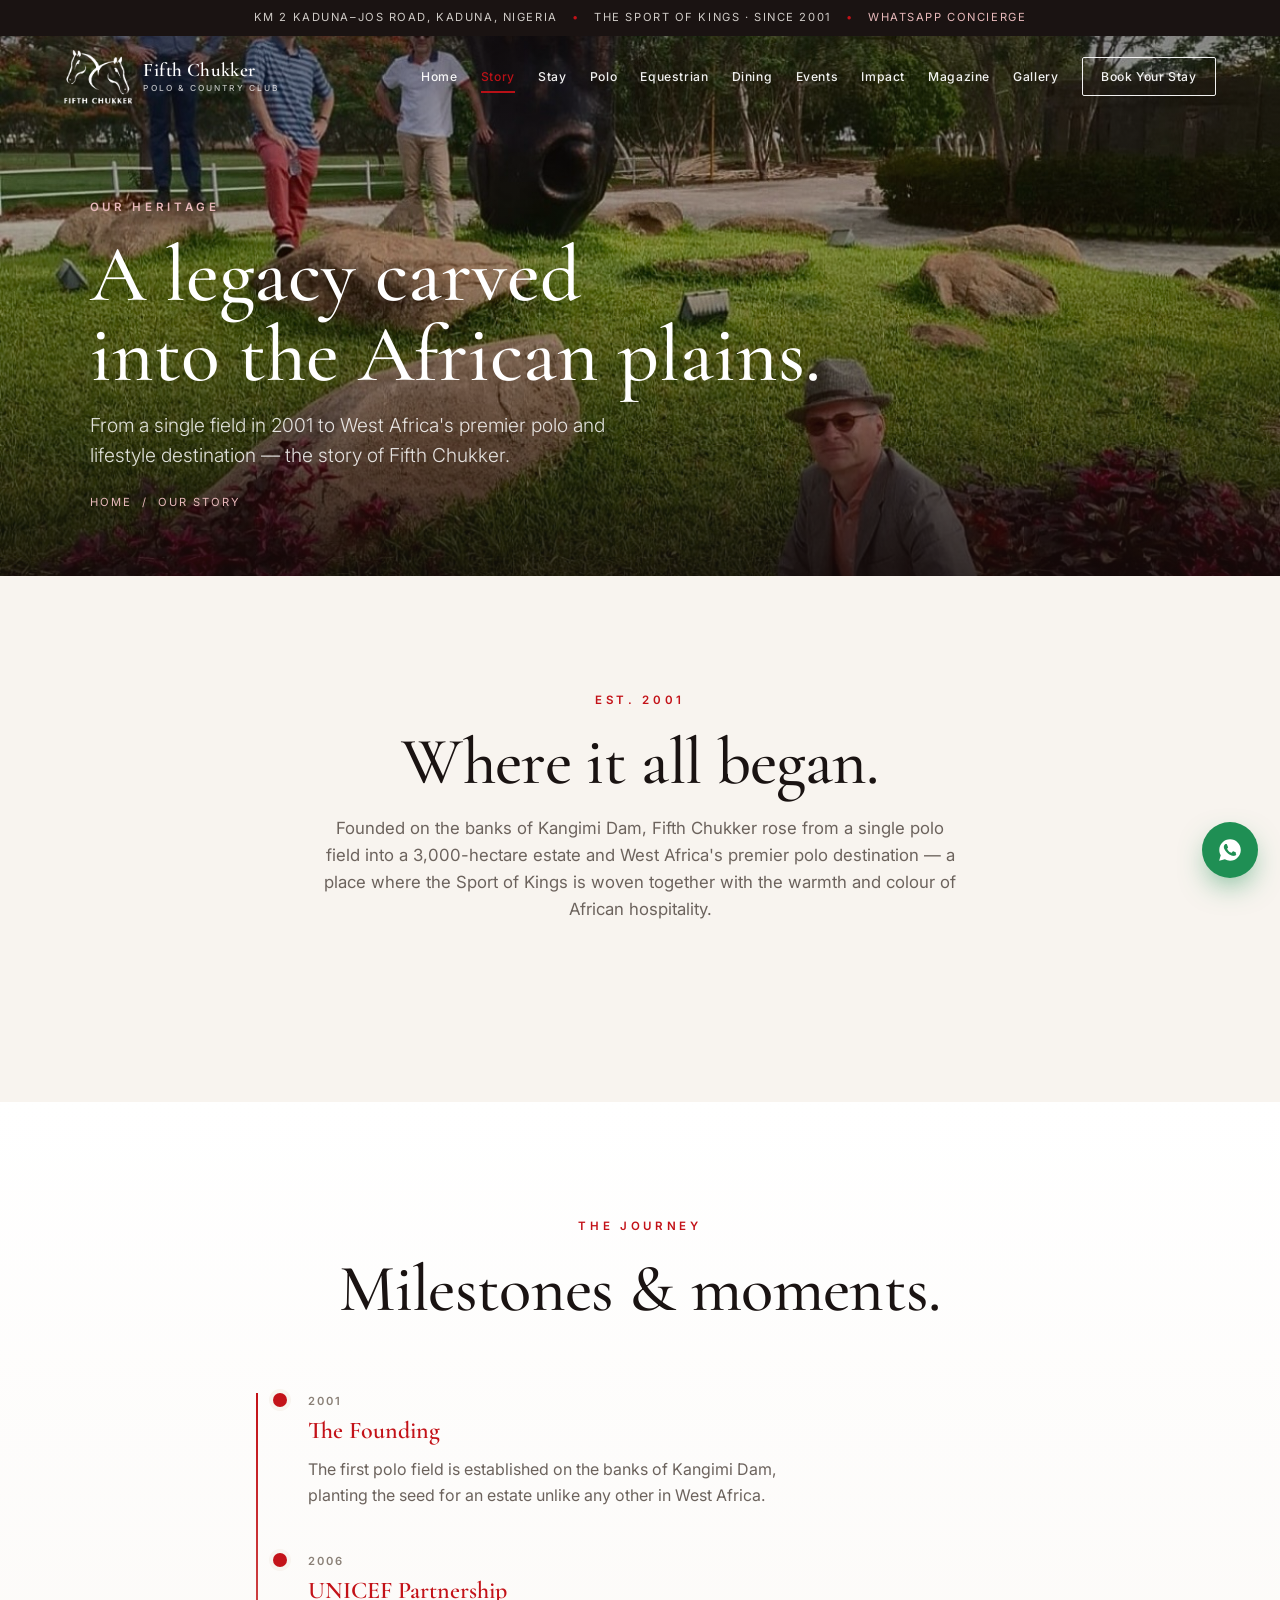
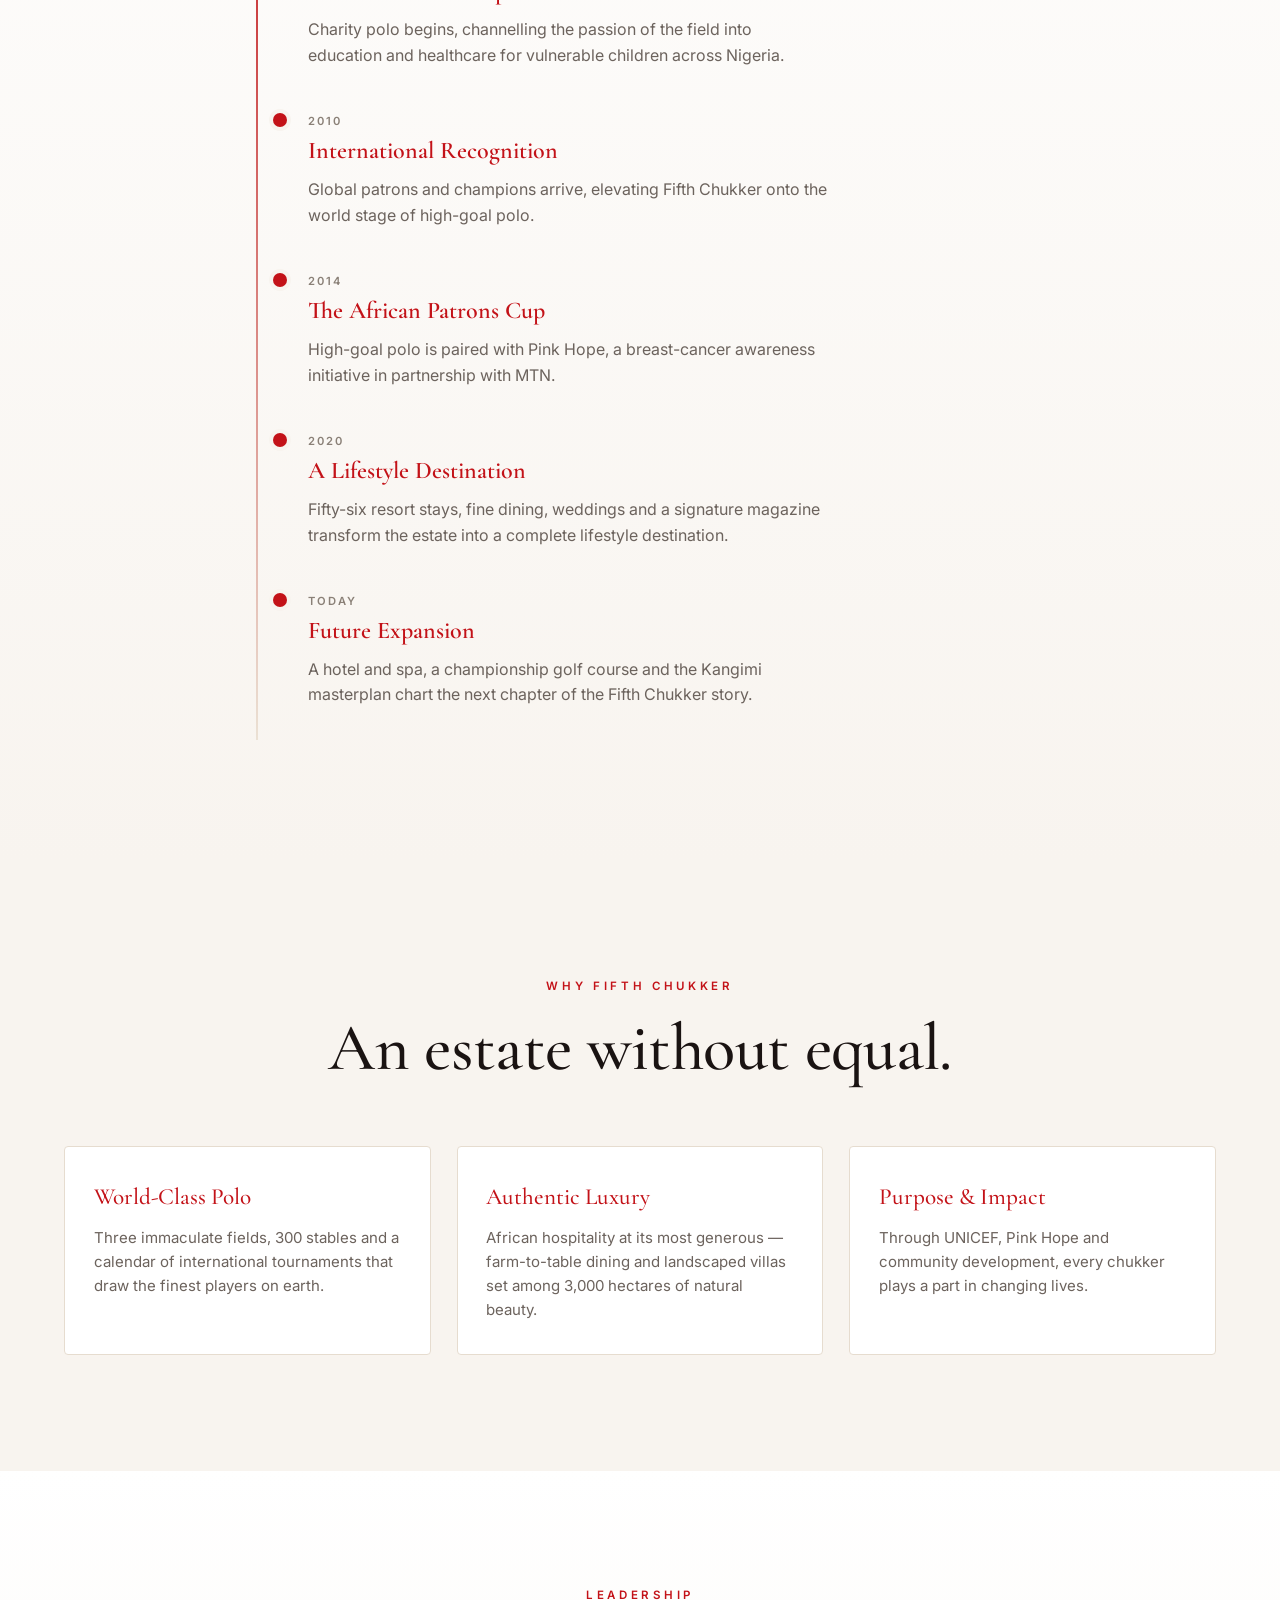
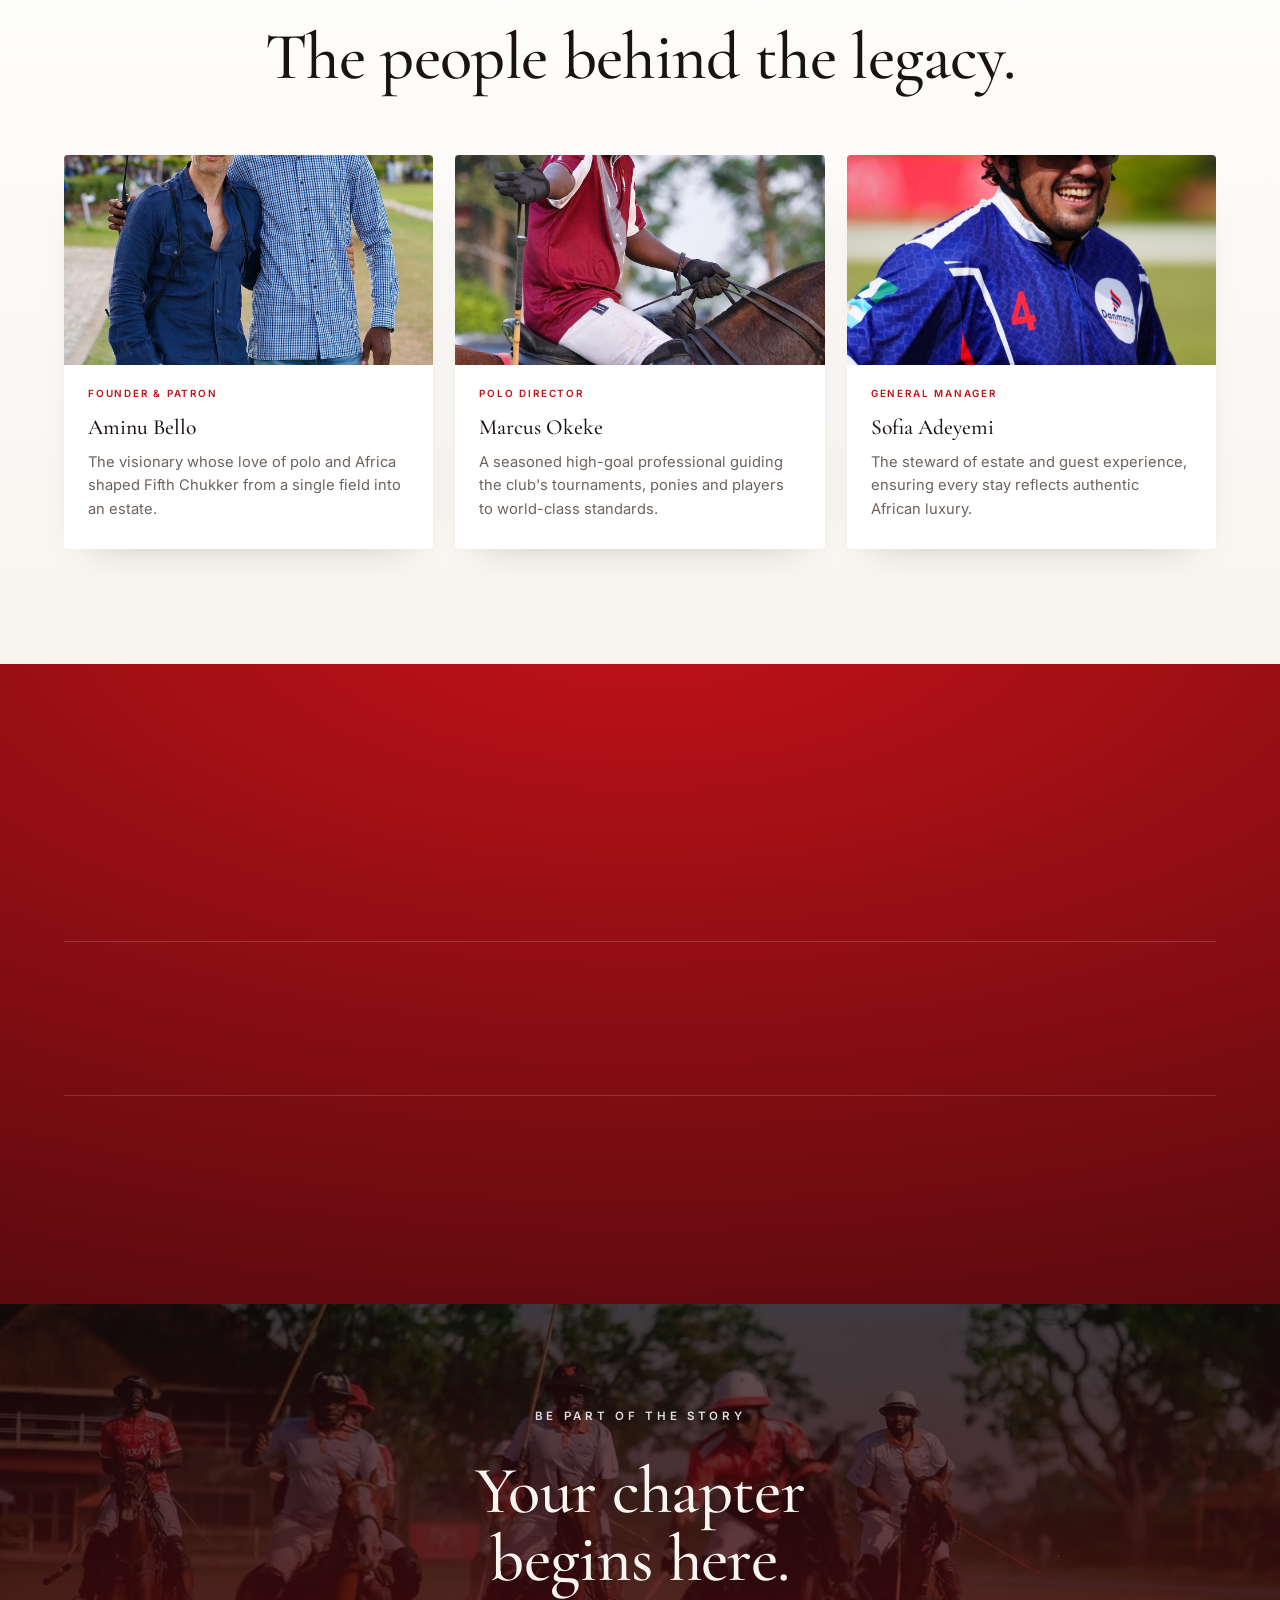
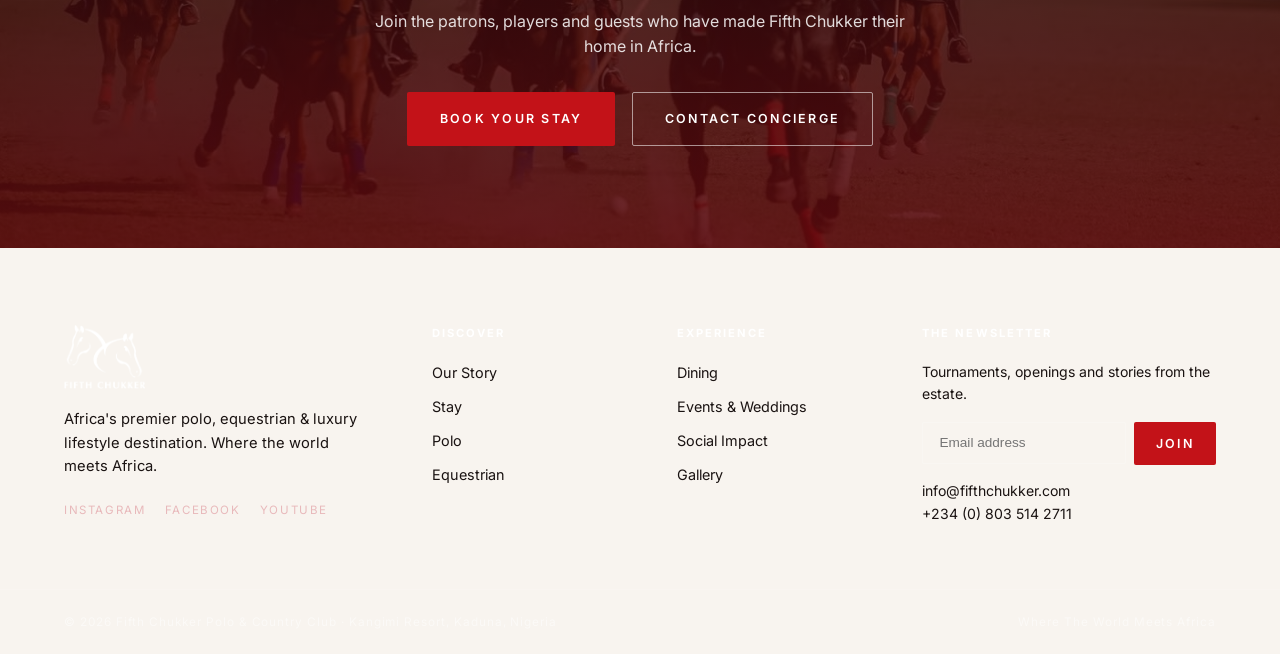
<file: about.html>
<!DOCTYPE html>
<html lang="en">
<head>
<meta charset="UTF-8" />
<meta name="viewport" content="width=device-width, initial-scale=1.0" />
<title>Our Story — Fifth Chukker Polo & Country Club</title>
<meta name="description" content="From a single polo field in 2001 to West Africa's premier polo and lifestyle destination — the heritage, milestones and people of Fifth Chukker, Kaduna, Nigeria." />
<link rel="preconnect" href="https://fonts.googleapis.com" />
<link rel="preconnect" href="https://fonts.gstatic.com" crossorigin />
<link href="https://fonts.googleapis.com/css2?family=Cormorant+Garamond:ital,wght@0,400;0,500;0,600;1,400;1,500&family=Inter:wght@300;400;500;600&display=swap" rel="stylesheet" />
<link rel="icon" href="assets/logo.png" />
<link rel="stylesheet" href="styles.css" />
<script src="partials.js" defer></script>
</head>
<body data-page="about">

<header id="site-header"></header>

<!-- PAGE HERO -->
<section class="phero">
  <div class="phero__media">
    <img src="assets/statue-1.jpg" alt="Giant bronze horse-head sculpture at Fifth Chukker" />
    <div class="phero__veil"></div>
  </div>
  <div class="phero__content">
    <p class="eyebrow eyebrow--light">Our Heritage</p>
    <h1 class="phero__title">A legacy carved<br />into the African plains.</h1>
    <p class="phero__sub">From a single field in 2001 to West Africa's premier polo and lifestyle
      destination — the story of Fifth Chukker.</p>
    <p class="crumbs"><a href="index.html">Home</a> &nbsp;/&nbsp; Our Story</p>
  </div>
</section>

<!-- INTRO -->
<section class="section">
  <div class="section__head reveal">
    <p class="eyebrow eyebrow--center">Est. 2001</p>
    <h2 class="h-display center">Where it all began.</h2>
    <p class="section__lede center">Founded on the banks of Kangimi Dam, Fifth Chukker rose from a single
      polo field into a 3,000-hectare estate and West Africa's premier polo destination — a place where the
      Sport of Kings is woven together with the warmth and colour of African hospitality.</p>
  </div>
</section>

<!-- TIMELINE -->
<section class="section section--cream">
  <div class="section__head reveal">
    <p class="eyebrow eyebrow--center">The Journey</p>
    <h2 class="h-display center">Milestones &amp; moments.</h2>
  </div>
  <div class="timeline wrap">
    <div class="tline reveal">
      <span>2001</span>
      <h4>The Founding</h4>
      <p>The first polo field is established on the banks of Kangimi Dam, planting the seed for an estate
        unlike any other in West Africa.</p>
    </div>
    <div class="tline reveal">
      <span>2006</span>
      <h4>UNICEF Partnership</h4>
      <p>Charity polo begins, channelling the passion of the field into education and healthcare for
        vulnerable children across Nigeria.</p>
    </div>
    <div class="tline reveal">
      <span>2010</span>
      <h4>International Recognition</h4>
      <p>Global patrons and champions arrive, elevating Fifth Chukker onto the world stage of high-goal polo.</p>
    </div>
    <div class="tline reveal">
      <span>2014</span>
      <h4>The African Patrons Cup</h4>
      <p>High-goal polo is paired with Pink Hope, a breast-cancer awareness initiative in partnership with MTN.</p>
    </div>
    <div class="tline reveal">
      <span>2020</span>
      <h4>A Lifestyle Destination</h4>
      <p>Fifty-six resort stays, fine dining, weddings and a signature magazine transform the estate into a
        complete lifestyle destination.</p>
    </div>
    <div class="tline reveal">
      <span>Today</span>
      <h4>Future Expansion</h4>
      <p>A hotel and spa, a championship golf course and the Kangimi masterplan chart the next chapter of the
        Fifth Chukker story.</p>
    </div>
  </div>
</section>

<!-- WHY FIFTH CHUKKER -->
<section class="section">
  <div class="section__head reveal">
    <p class="eyebrow eyebrow--center">Why Fifth Chukker</p>
    <h2 class="h-display center">An estate without equal.</h2>
  </div>
  <div class="pillars wrap">
    <div class="pillar reveal">
      <h4>World-Class Polo</h4>
      <p>Three immaculate fields, 300 stables and a calendar of international tournaments that draw the
        finest players on earth.</p>
    </div>
    <div class="pillar reveal">
      <h4>Authentic Luxury</h4>
      <p>African hospitality at its most generous — farm-to-table dining and landscaped villas set among
        3,000 hectares of natural beauty.</p>
    </div>
    <div class="pillar reveal">
      <h4>Purpose &amp; Impact</h4>
      <p>Through UNICEF, Pink Hope and community development, every chukker plays a part in changing lives.</p>
    </div>
  </div>
</section>

<!-- LEADERSHIP -->
<section class="section section--cream">
  <div class="section__head reveal">
    <p class="eyebrow eyebrow--center">Leadership</p>
    <h2 class="h-display center">The people behind the legacy.</h2>
  </div>
  <div class="cardgrid wrap">
    <article class="card reveal"><img src="assets/guest-1.jpg" alt="Founder &amp; Patron of Fifth Chukker">
      <div class="card__body"><span class="card__tag">Founder &amp; Patron</span><h4>Aminu Bello</h4>
        <p>The visionary whose love of polo and Africa shaped Fifth Chukker from a single field into an estate.</p></div></article>
    <article class="card reveal"><img src="assets/polo-player-1.jpg" alt="Polo Director of Fifth Chukker">
      <div class="card__body"><span class="card__tag">Polo Director</span><h4>Marcus Okeke</h4>
        <p>A seasoned high-goal professional guiding the club's tournaments, ponies and players to world-class standards.</p></div></article>
    <article class="card reveal"><img src="assets/polo-player-2.jpg" alt="General Manager of Fifth Chukker">
      <div class="card__body"><span class="card__tag">General Manager</span><h4>Sofia Adeyemi</h4>
        <p>The steward of estate and guest experience, ensuring every stay reflects authentic African luxury.</p></div></article>
  </div>
</section>

<!-- AWARDS -->
<section class="section section--brand">
  <div class="section__head reveal">
    <p class="eyebrow eyebrow--center eyebrow--light">Recognition</p>
    <h2 class="h-display light center">Awards &amp; honours.</h2>
  </div>
  <div class="metrics wrap">
    <div class="metric reveal"><span class="metric__num" data-count="20" data-suffix="+">20+</span>
      <span class="metric__label">Years of Excellence</span></div>
    <div class="metric reveal"><span class="metric__num" data-count="50" data-suffix="+">50+</span>
      <span class="metric__label">International Tournaments</span></div>
    <div class="metric reveal"><span class="metric__num" data-count="500" data-suffix="K+">500K+</span>
      <span class="metric__label">Magazine Readers</span></div>
    <div class="metric reveal"><span class="metric__num" data-count="18" data-suffix="+">18+</span>
      <span class="metric__label">Years with UNICEF</span></div>
  </div>
  <div class="tags center reveal">
    <span>West Africa's Premier Polo Club</span>
    <span>UNICEF Charity Partner</span>
    <span>Pink Hope Founding Sponsor</span>
    <span>International Patrons Cup Host</span>
  </div>
</section>

<!-- CTA -->
<section class="ctaband">
  <img src="assets/polo-golden.jpg" alt="" class="ctaband__bg" />
  <div class="ctaband__veil"></div>
  <div class="reveal">
    <p class="eyebrow eyebrow--center eyebrow--light">Be Part of the Story</p>
    <h2 class="h-display light">Your chapter<br />begins here.</h2>
    <p>Join the patrons, players and guests who have made Fifth Chukker their home in Africa.</p>
    <div class="hero__actions" style="justify-content:center">
      <a href="stay.html" class="btn btn--brand">Book Your Stay</a>
      <a href="contact.html" class="btn btn--ghost">Contact Concierge</a>
    </div>
  </div>
</section>

<footer id="site-footer"></footer>
</body>
</html>
</file>
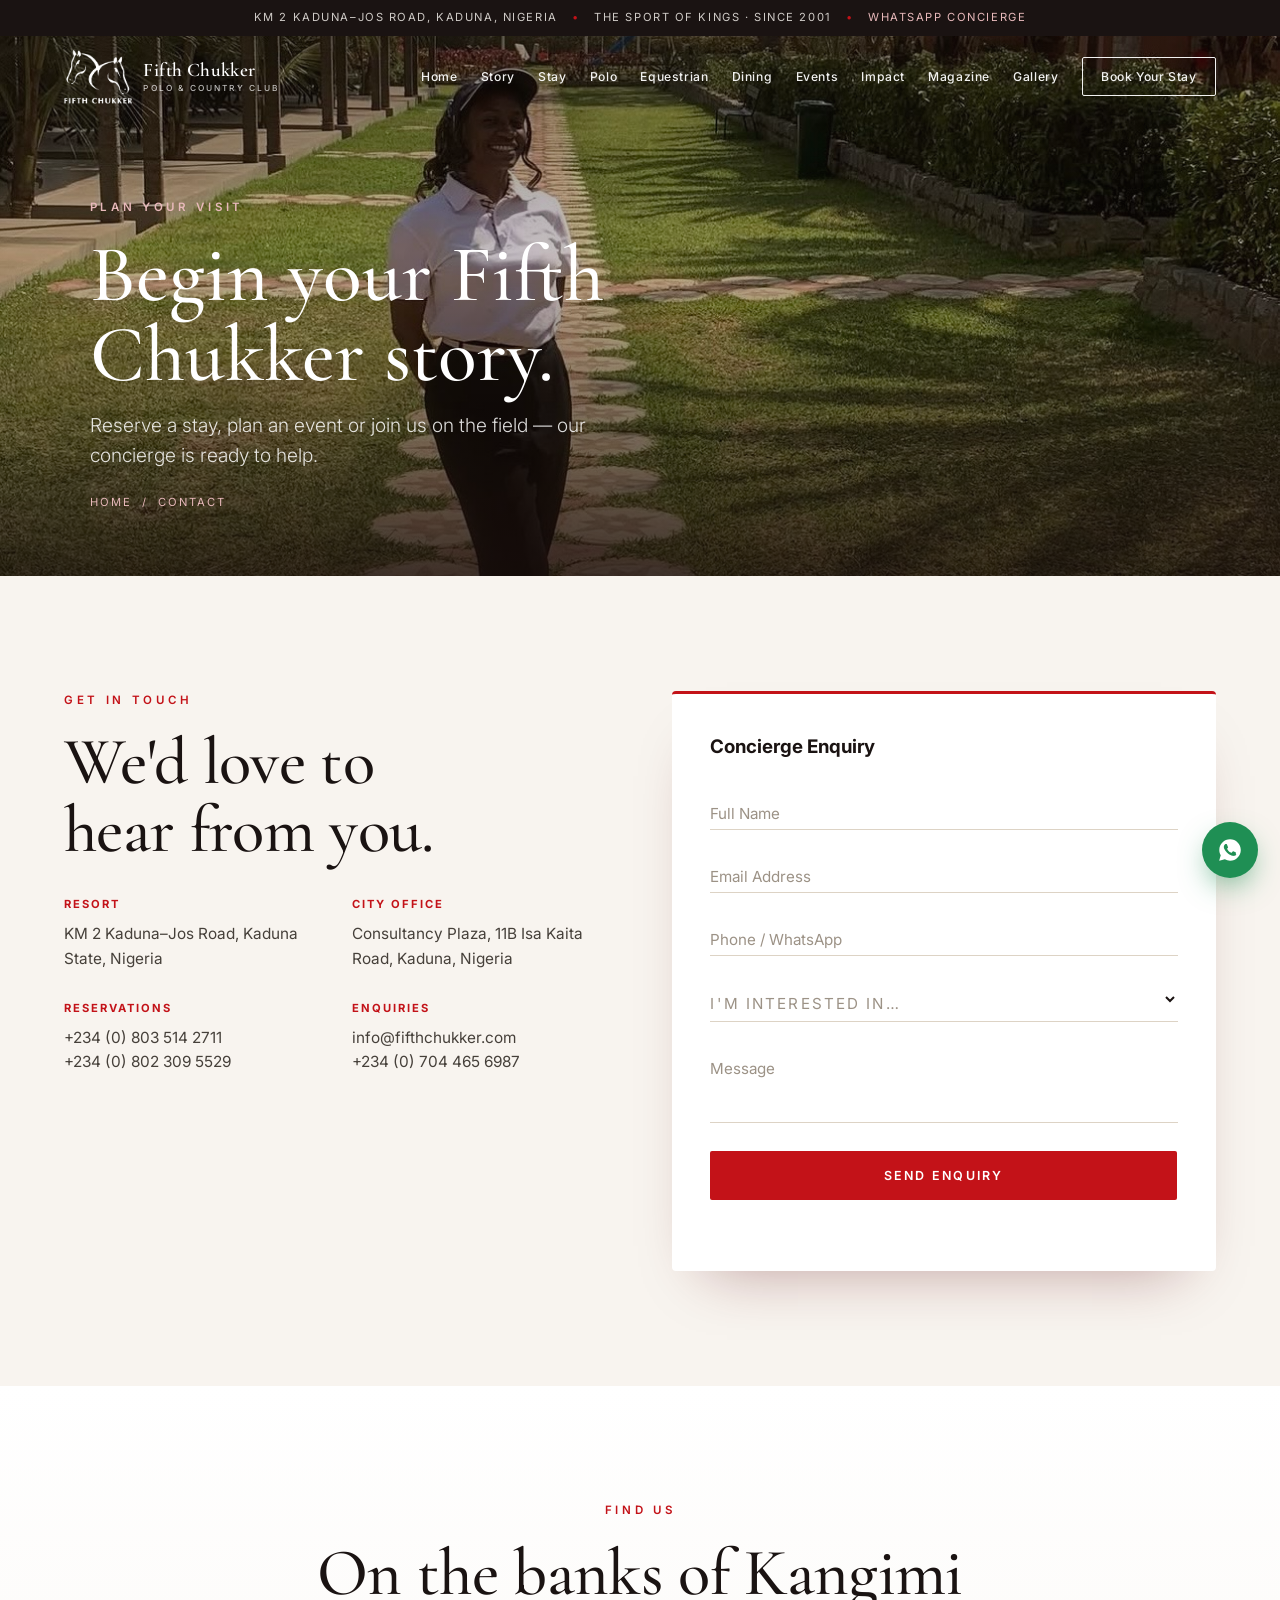
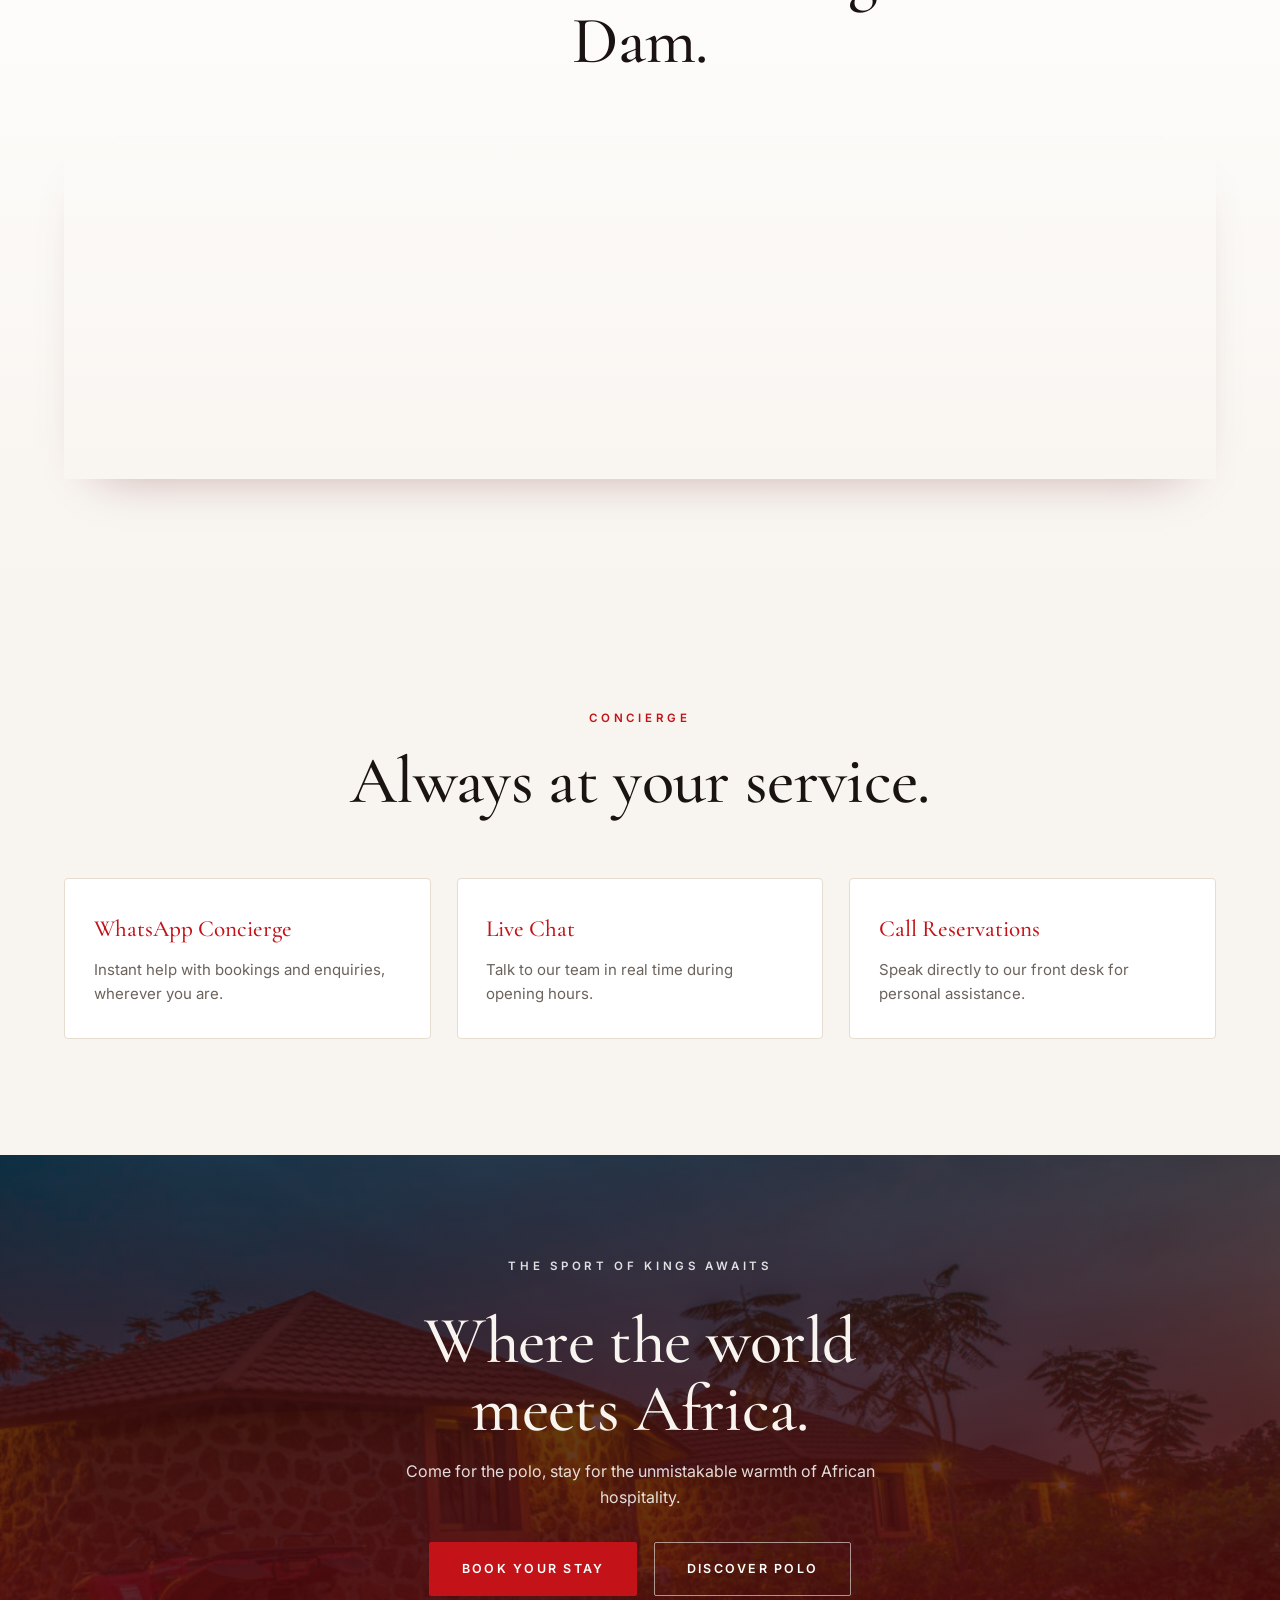
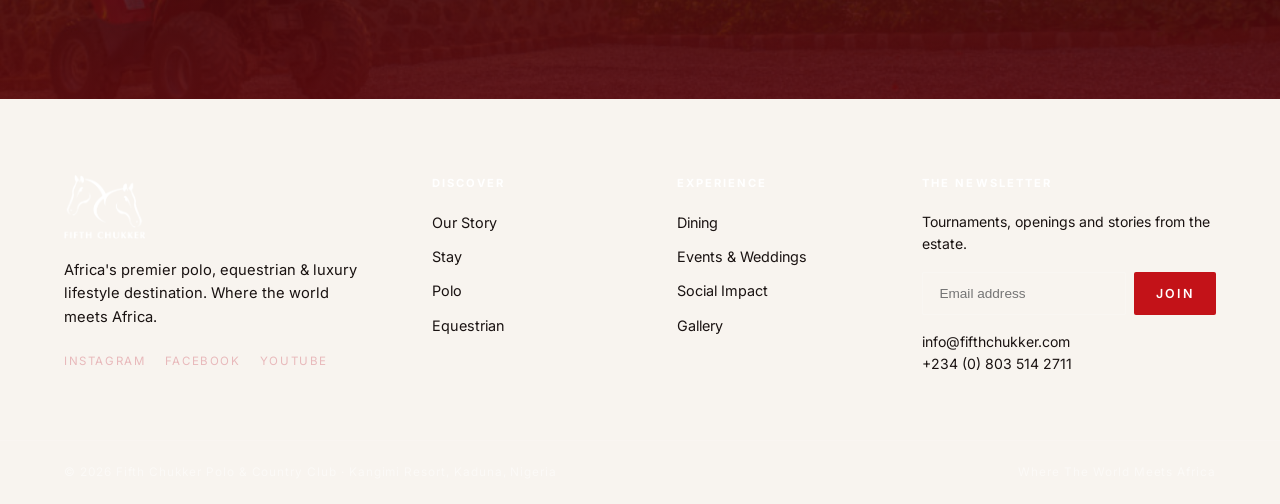
<file: contact.html>
<!DOCTYPE html>
<html lang="en">
<head>
<meta charset="UTF-8" />
<meta name="viewport" content="width=device-width, initial-scale=1.0" />
<title>Contact &amp; Booking — Fifth Chukker Polo &amp; Country Club</title>
<meta name="description" content="Reserve a stay, plan an event or join us on the field at Fifth Chukker Polo & Country Club, Kangimi Resort, Kaduna, Nigeria. Our concierge is ready to help." />
<link rel="preconnect" href="https://fonts.googleapis.com" />
<link rel="preconnect" href="https://fonts.gstatic.com" crossorigin />
<link href="https://fonts.googleapis.com/css2?family=Cormorant+Garamond:ital,wght@0,400;0,500;0,600;1,400;1,500&family=Inter:wght@300;400;500;600&display=swap" rel="stylesheet" />
<link rel="icon" href="assets/logo.png" />
<link rel="stylesheet" href="styles.css" />
<script src="partials.js" defer></script>
</head>
<body data-page="contact">

<header id="site-header"></header>

<!-- PAGE HERO -->
<section class="phero">
  <div class="phero__media">
    <img src="assets/grounds-path.jpg" alt="Stepping-stone path through the palms" />
    <div class="phero__veil"></div>
  </div>
  <div class="phero__content">
    <p class="eyebrow eyebrow--light">Plan Your Visit</p>
    <h1 class="phero__title">Begin your Fifth<br />Chukker story.</h1>
    <p class="phero__sub">Reserve a stay, plan an event or join us on the field — our concierge is ready to help.</p>
    <p class="crumbs"><a href="index.html">Home</a> &nbsp;/&nbsp; Contact</p>
  </div>
</section>

<!-- CONTACT -->
<section class="section">
  <div class="cgrid wrap">
    <!-- LEFT: info -->
    <div class="reveal">
      <p class="eyebrow">Get in Touch</p>
      <h2 class="h-display">We'd love to<br />hear from you.</h2>
      <div class="cblocks">
        <div class="cblock">
          <h4>Resort</h4>
          <p>KM 2 Kaduna–Jos Road, Kaduna State, Nigeria</p>
        </div>
        <div class="cblock">
          <h4>City Office</h4>
          <p>Consultancy Plaza, 11B Isa Kaita Road, Kaduna, Nigeria</p>
        </div>
        <div class="cblock">
          <h4>Reservations</h4>
          <p>+234 (0) 803 514 2711<br />+234 (0) 802 309 5529</p>
        </div>
        <div class="cblock">
          <h4>Enquiries</h4>
          <p><a href="mailto:info@fifthchukker.com">info@fifthchukker.com</a><br />+234 (0) 704 465 6987</p>
        </div>
      </div>
    </div>

    <!-- RIGHT: form -->
    <form class="cform reveal" novalidate>
      <h3>Concierge Enquiry</h3>
      <div class="field">
        <input type="text" required placeholder=" " />
        <label>Full Name</label>
      </div>
      <div class="field">
        <input type="email" required placeholder=" " />
        <label>Email Address</label>
      </div>
      <div class="field">
        <input type="text" placeholder=" " />
        <label>Phone / WhatsApp</label>
      </div>
      <div class="field">
        <select required>
          <option value="" hidden disabled selected></option>
          <option>Accommodation</option>
          <option>Polo &amp; Riding</option>
          <option>Events &amp; Weddings</option>
          <option>Dining</option>
          <option>Membership</option>
        </select>
        <label class="label--static">I'm interested in…</label>
      </div>
      <div class="field">
        <textarea rows="3" placeholder=" "></textarea>
        <label>Message</label>
      </div>
      <button type="submit" class="btn btn--brand btn--block">Send Enquiry</button>
      <p class="cnote"></p>
    </form>
  </div>
</section>

<!-- MAP -->
<section class="section section--cream">
  <div class="section__head reveal">
    <p class="eyebrow eyebrow--center">Find Us</p>
    <h2 class="h-display center">On the banks of Kangimi Dam.</h2>
  </div>
  <div class="mapwrap wrap reveal">
    <iframe src="https://www.google.com/maps?q=Fifth+Chukker+Polo+Club+Kaduna+Nigeria&output=embed" loading="lazy" referrerpolicy="no-referrer-when-downgrade" title="Fifth Chukker location"></iframe>
  </div>
</section>

<!-- WAYS TO REACH US -->
<section class="section">
  <div class="section__head reveal">
    <p class="eyebrow eyebrow--center">Concierge</p>
    <h2 class="h-display center">Always at your service.</h2>
  </div>
  <div class="pillars wrap">
    <div class="pillar reveal"><h4>WhatsApp Concierge</h4><p>Instant help with bookings and enquiries, wherever you are.</p></div>
    <div class="pillar reveal"><h4>Live Chat</h4><p>Talk to our team in real time during opening hours.</p></div>
    <div class="pillar reveal"><h4>Call Reservations</h4><p>Speak directly to our front desk for personal assistance.</p></div>
  </div>
</section>

<!-- CTA -->
<section class="ctaband">
  <img src="assets/huts-dusk.jpg" alt="" class="ctaband__bg" />
  <div class="ctaband__veil"></div>
  <div class="reveal">
    <p class="eyebrow eyebrow--center eyebrow--light">The Sport of Kings Awaits</p>
    <h2 class="h-display light">Where the world<br />meets Africa.</h2>
    <p>Come for the polo, stay for the unmistakable warmth of African hospitality.</p>
    <div class="hero__actions" style="justify-content:center">
      <a href="stay.html" class="btn btn--brand">Book Your Stay</a>
      <a href="polo.html" class="btn btn--ghost">Discover Polo</a>
    </div>
  </div>
</section>

<footer id="site-footer"></footer>
</body>
</html>
</file>
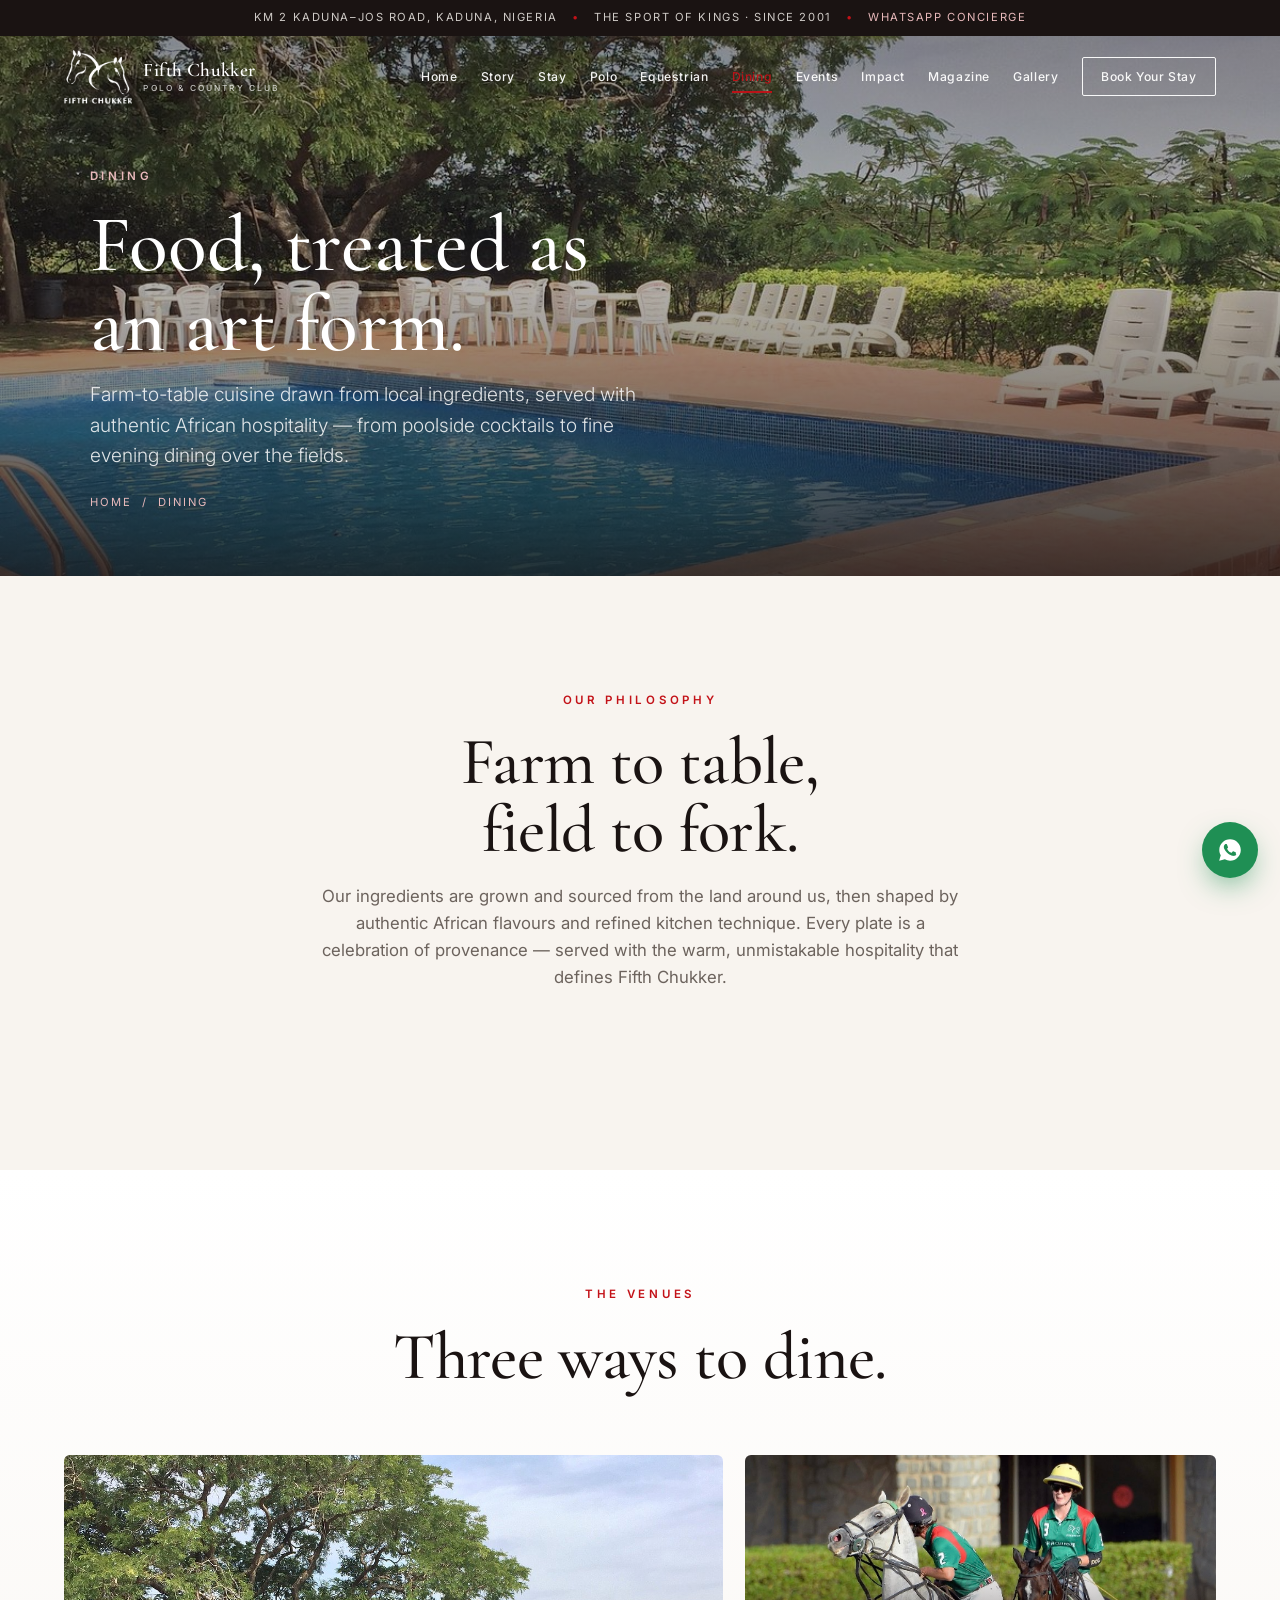
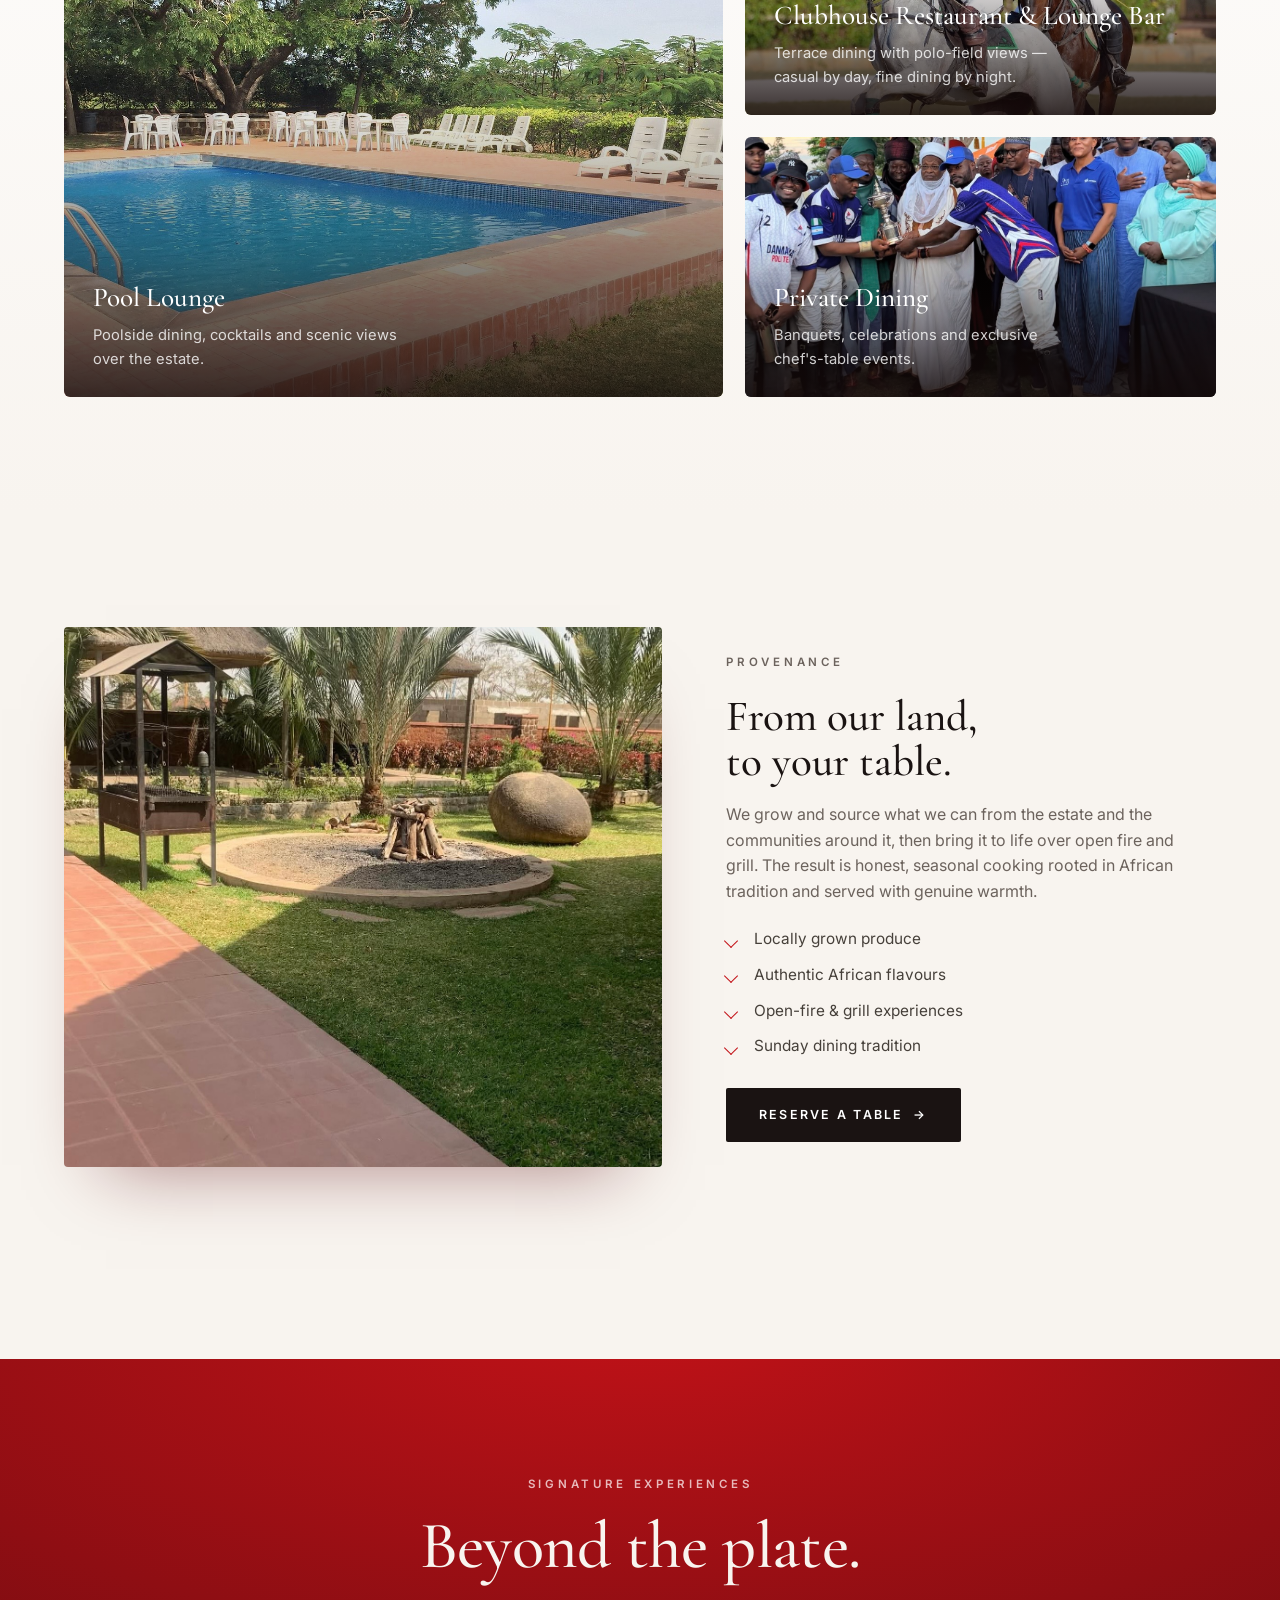
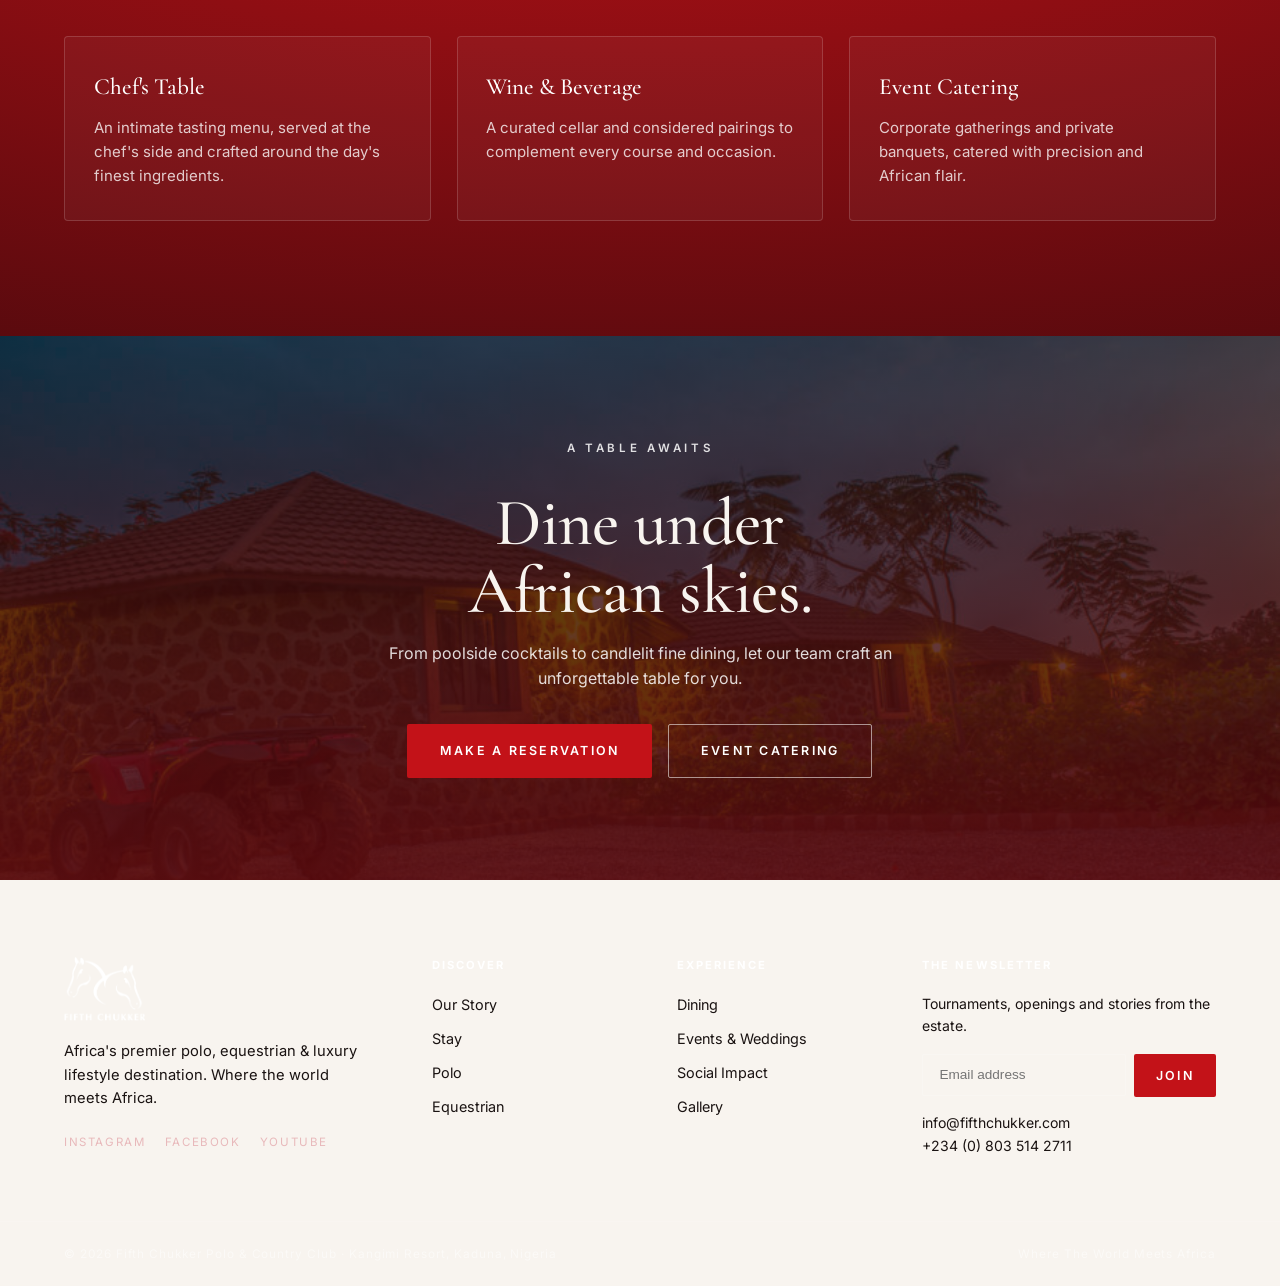
<file: dining.html>
<!DOCTYPE html>
<html lang="en">
<head>
<meta charset="UTF-8" />
<meta name="viewport" content="width=device-width, initial-scale=1.0" />
<title>Dining — Fifth Chukker Polo & Country Club</title>
<meta name="description" content="Farm-to-table cuisine and authentic African hospitality at Fifth Chukker — from poolside cocktails to fine evening dining over the polo fields." />
<link rel="preconnect" href="https://fonts.googleapis.com" />
<link rel="preconnect" href="https://fonts.gstatic.com" crossorigin />
<link href="https://fonts.googleapis.com/css2?family=Cormorant+Garamond:ital,wght@0,400;0,500;0,600;1,400;1,500&family=Inter:wght@300;400;500;600&display=swap" rel="stylesheet" />
<link rel="icon" href="assets/logo.png" />
<link rel="stylesheet" href="styles.css" />
<script src="partials.js" defer></script>
</head>
<body data-page="dining">

<header id="site-header"></header>

<!-- PAGE HERO -->
<section class="phero">
  <div class="phero__media">
    <img src="assets/pool.jpg" alt="Outdoor pool with loungers under a great tree" />
    <div class="phero__veil"></div>
  </div>
  <div class="phero__content">
    <p class="eyebrow eyebrow--light">Dining</p>
    <h1 class="phero__title">Food, treated as<br />an art form.</h1>
    <p class="phero__sub">Farm-to-table cuisine drawn from local ingredients, served with authentic
      African hospitality — from poolside cocktails to fine evening dining over the fields.</p>
    <p class="crumbs"><a href="index.html">Home</a> &nbsp;/&nbsp; Dining</p>
  </div>
</section>

<!-- PHILOSOPHY -->
<section class="section">
  <div class="section__head reveal">
    <p class="eyebrow eyebrow--center">Our Philosophy</p>
    <h2 class="h-display center">Farm to table,<br />field to fork.</h2>
    <p class="section__lede center">Our ingredients are grown and sourced from the land around us, then
      shaped by authentic African flavours and refined kitchen technique. Every plate is a celebration of
      provenance — served with the warm, unmistakable hospitality that defines Fifth Chukker.</p>
  </div>
</section>

<!-- VENUES -->
<section class="section section--cream">
  <div class="section__head reveal">
    <p class="eyebrow eyebrow--center">The Venues</p>
    <h2 class="h-display center">Three ways to dine.</h2>
  </div>
  <div class="dgrid wrap reveal">
    <div class="dcard dcard--lg" style="background-image:url('assets/pool.jpg')">
      <div class="dcard__body">
        <h3>Pool Lounge</h3>
        <p>Poolside dining, cocktails and scenic views over the estate.</p>
      </div>
    </div>
    <div class="dcard" style="background-image:url('assets/clubhouse-polo.jpg')">
      <div class="dcard__body">
        <h3>Clubhouse Restaurant &amp; Lounge Bar</h3>
        <p>Terrace dining with polo-field views — casual by day, fine dining by night.</p>
      </div>
    </div>
    <div class="dcard" style="background-image:url('assets/event-ceremony.jpg')">
      <div class="dcard__body">
        <h3>Private Dining</h3>
        <p>Banquets, celebrations and exclusive chef's-table events.</p>
      </div>
    </div>
  </div>
</section>

<!-- FARM TO TABLE -->
<section class="section">
  <div class="feature reveal">
    <div class="feature__media"><img src="assets/grounds-garden.jpg" alt="BBQ and fire-pit garden with palms" class="tilt" /></div>
    <div class="feature__text">
      <p class="eyebrow">Provenance</p>
      <h3 class="h-mid">From our land,<br />to your table.</h3>
      <p>We grow and source what we can from the estate and the communities around it, then bring it
        to life over open fire and grill. The result is honest, seasonal cooking rooted in African
        tradition and served with genuine warmth.</p>
      <ul class="ticks">
        <li>Locally grown produce</li>
        <li>Authentic African flavours</li>
        <li>Open-fire &amp; grill experiences</li>
        <li>Sunday dining tradition</li>
      </ul>
      <a href="contact.html" class="btn btn--dark">Reserve a Table <span class="btn-arrow">→</span></a>
    </div>
  </div>
</section>

<!-- SIGNATURE EXPERIENCES -->
<section class="section section--brand">
  <div class="section__head reveal">
    <p class="eyebrow eyebrow--center eyebrow--light">Signature Experiences</p>
    <h2 class="h-display center light">Beyond the plate.</h2>
  </div>
  <div class="pillars wrap">
    <div class="pillar reveal"><h4>Chef's Table</h4><p>An intimate tasting menu, served at the chef's side and crafted around the day's finest ingredients.</p></div>
    <div class="pillar reveal"><h4>Wine &amp; Beverage</h4><p>A curated cellar and considered pairings to complement every course and occasion.</p></div>
    <div class="pillar reveal"><h4>Event Catering</h4><p>Corporate gatherings and private banquets, catered with precision and African flair.</p></div>
  </div>
</section>

<!-- CTA -->
<section class="ctaband">
  <img src="assets/huts-dusk.jpg" alt="" class="ctaband__bg" />
  <div class="ctaband__veil"></div>
  <div class="reveal">
    <p class="eyebrow eyebrow--center eyebrow--light">A Table Awaits</p>
    <h2 class="h-display light">Dine under<br />African skies.</h2>
    <p>From poolside cocktails to candlelit fine dining, let our team craft an unforgettable table for you.</p>
    <div class="hero__actions" style="justify-content:center">
      <a href="contact.html" class="btn btn--brand">Make a Reservation</a>
      <a href="events.html" class="btn btn--ghost">Event Catering</a>
    </div>
  </div>
</section>

<footer id="site-footer"></footer>
</body>
</html>
</file>
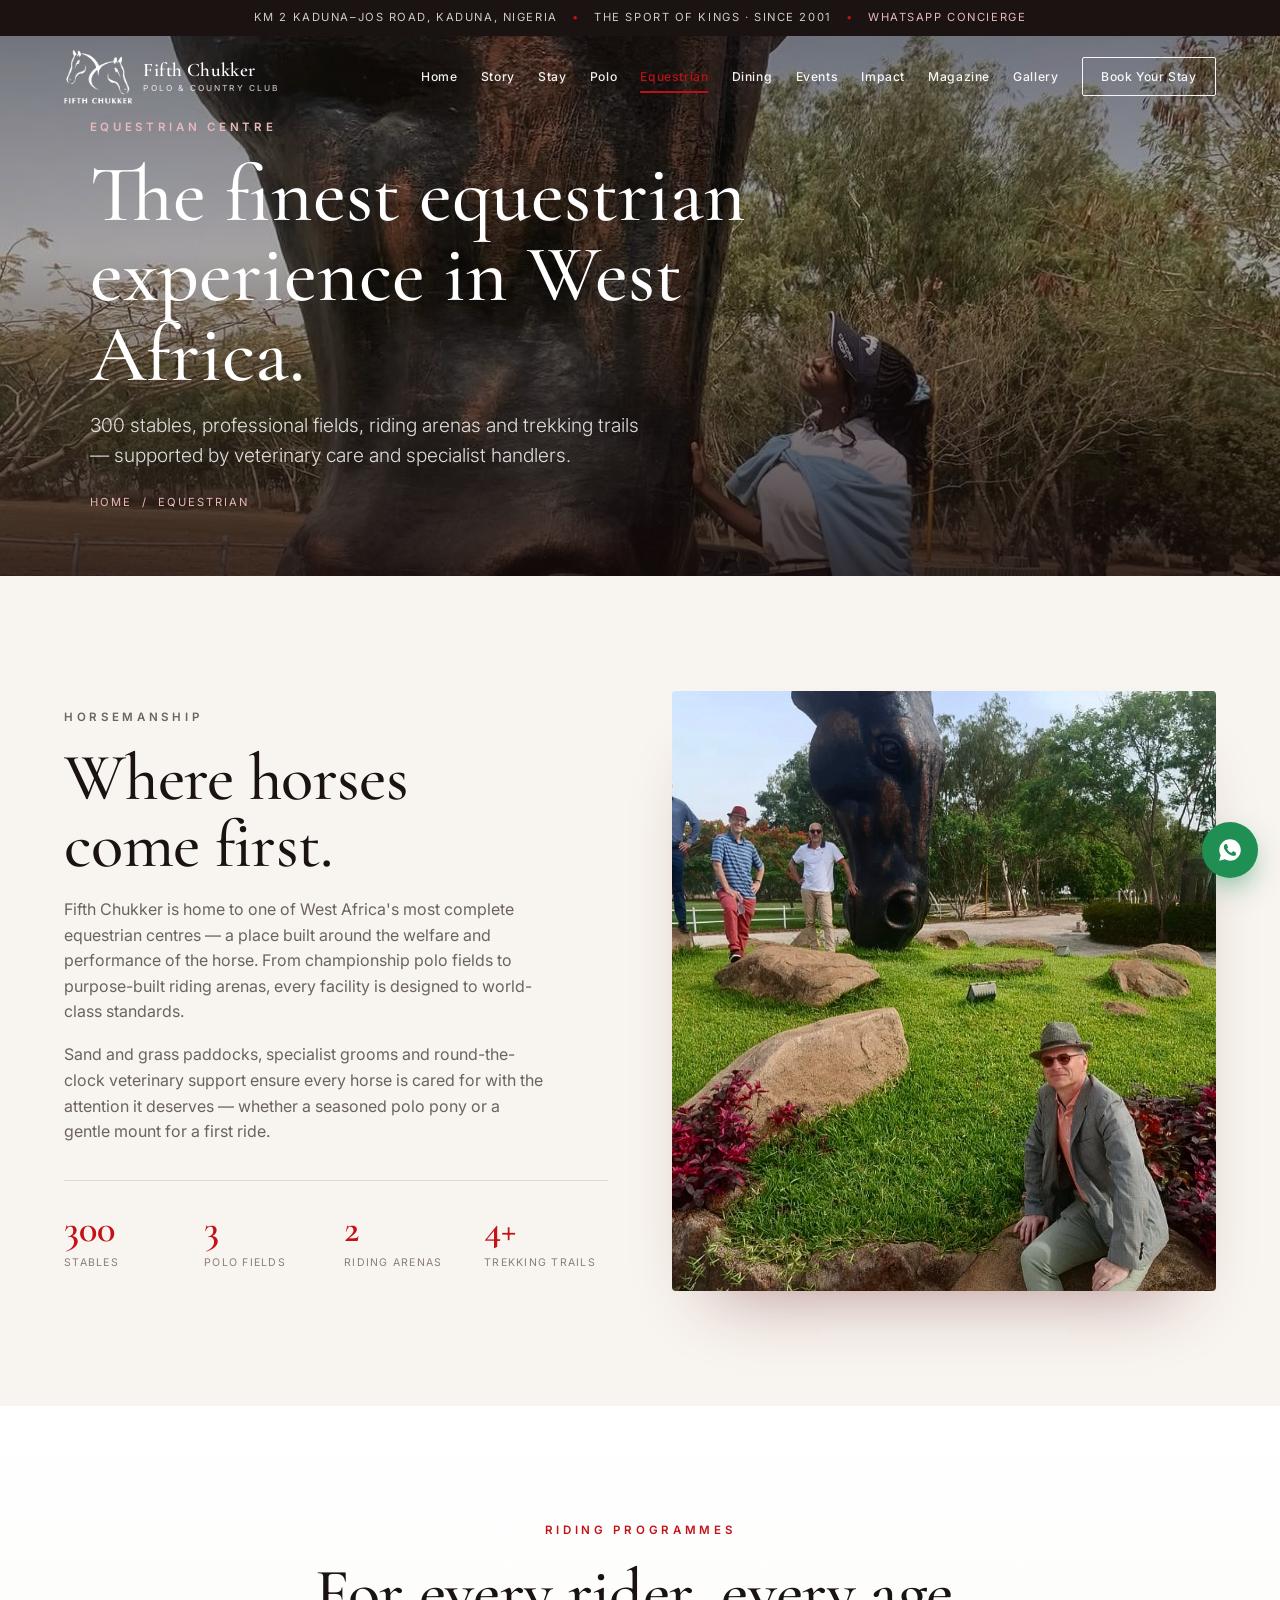
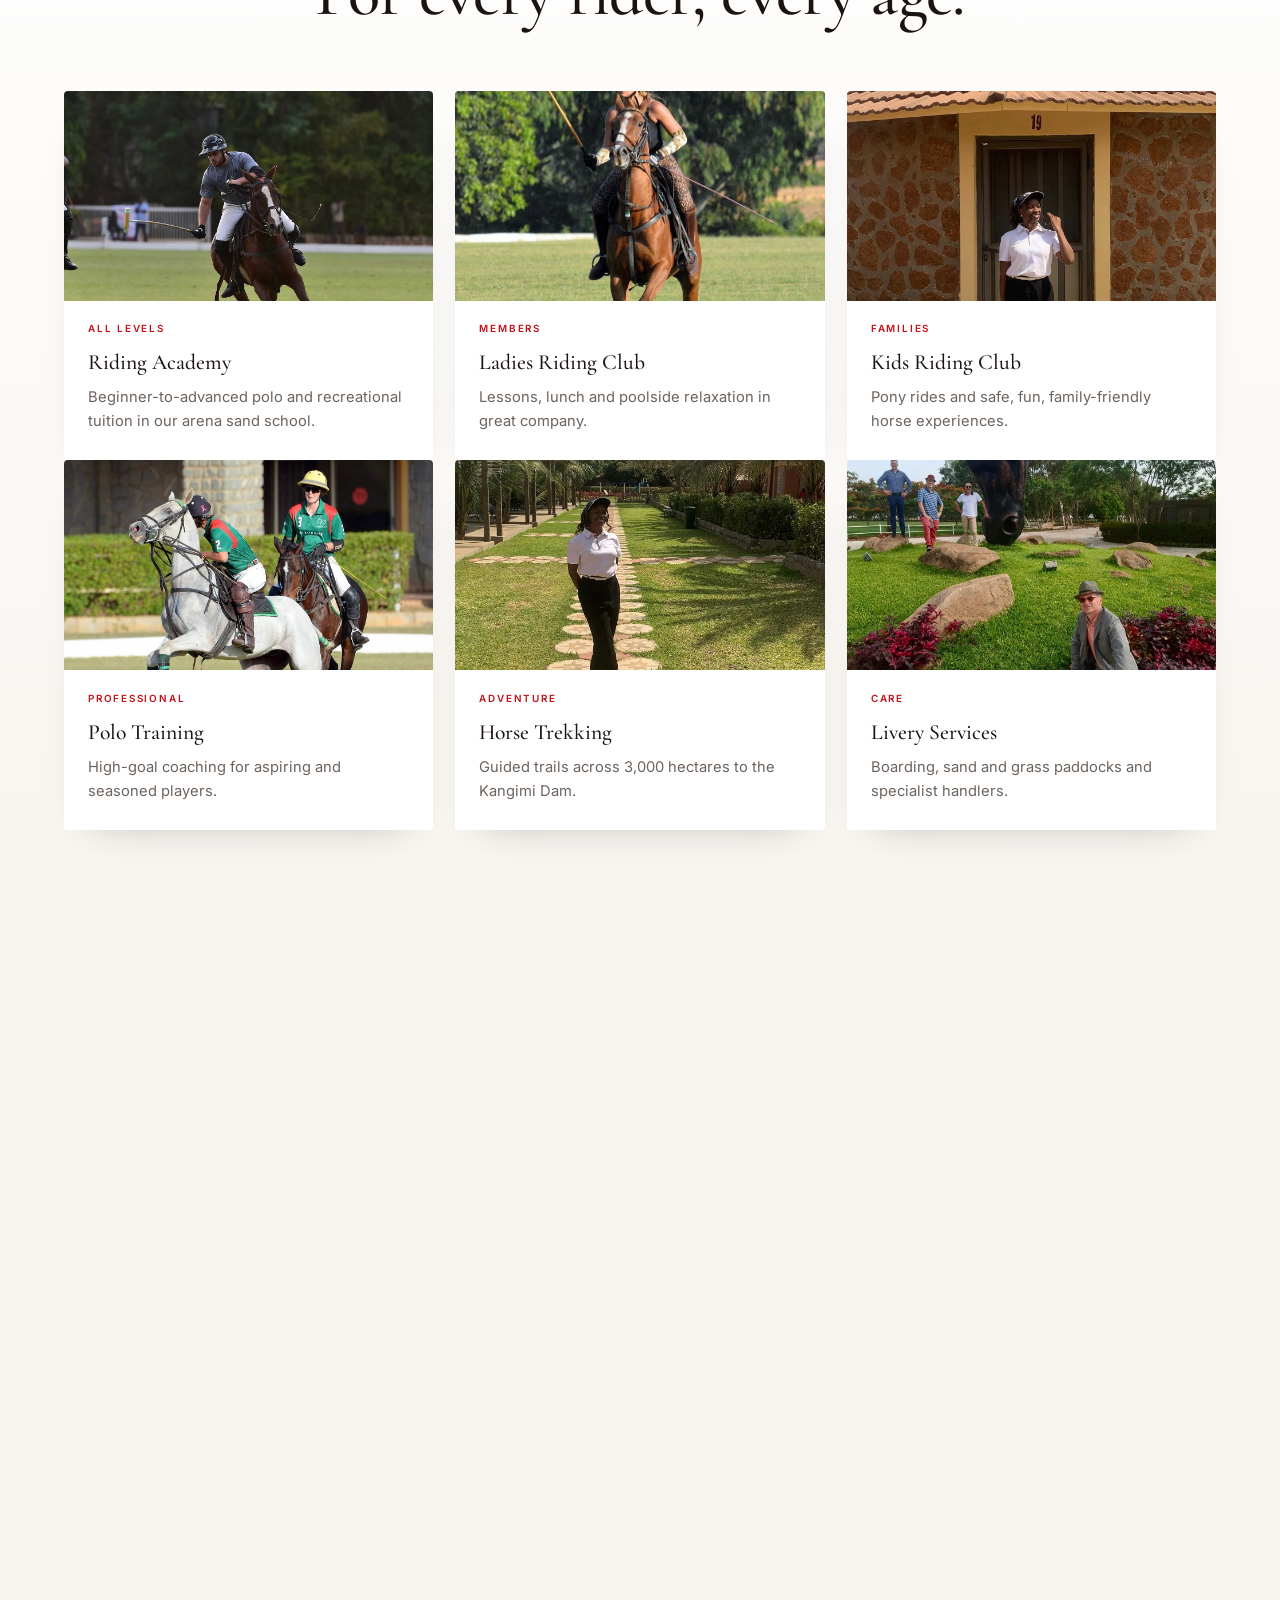
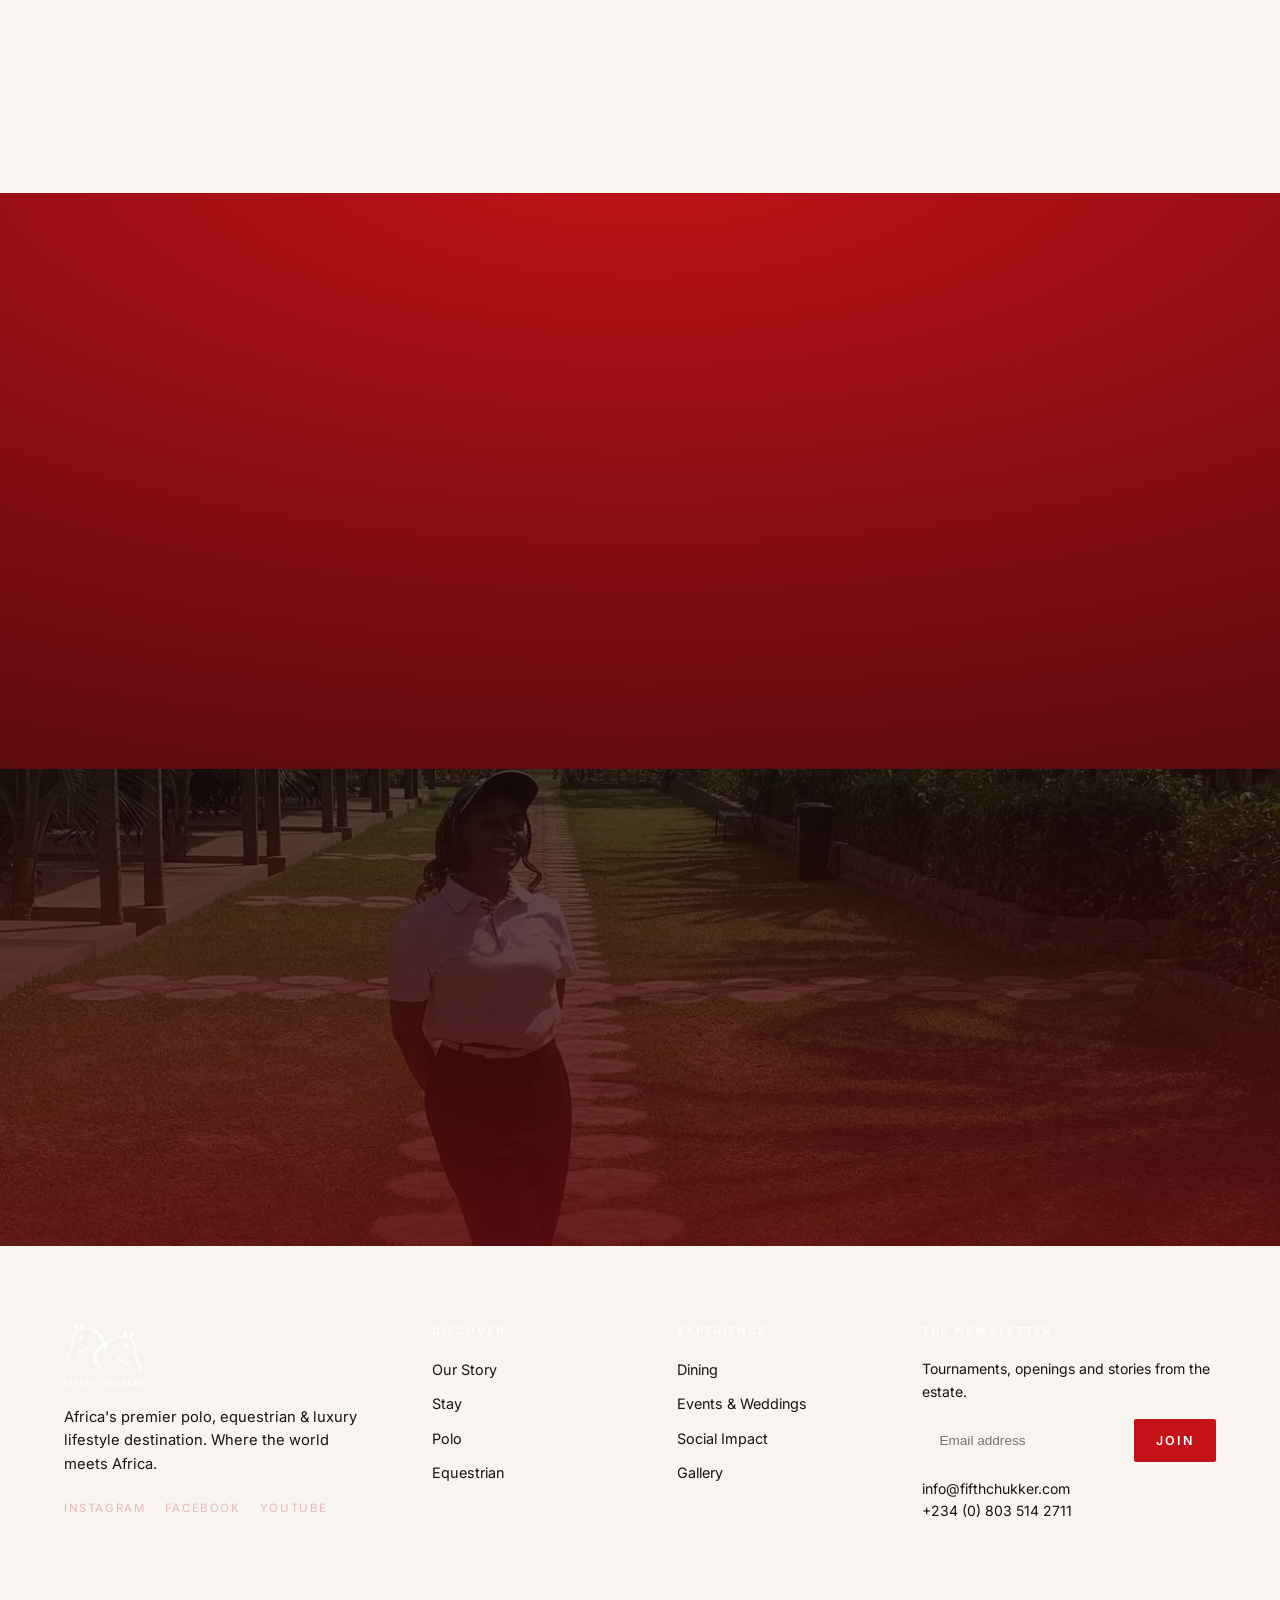
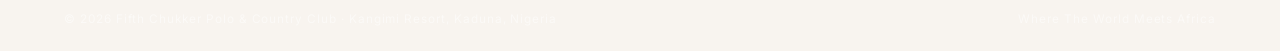
<file: equestrian.html>
<!DOCTYPE html>
<html lang="en">
<head>
<meta charset="UTF-8" />
<meta name="viewport" content="width=device-width, initial-scale=1.0" />
<title>Equestrian Centre — Fifth Chukker Polo &amp; Country Club</title>
<meta name="description" content="The finest equestrian experience in West Africa — 300 stables, professional polo fields, riding arenas and trekking trails, supported by veterinary care and specialist handlers at Fifth Chukker, Kaduna, Nigeria." />
<link rel="preconnect" href="https://fonts.googleapis.com" />
<link rel="preconnect" href="https://fonts.gstatic.com" crossorigin />
<link href="https://fonts.googleapis.com/css2?family=Cormorant+Garamond:ital,wght@0,400;0,500;0,600;1,400;1,500&family=Inter:wght@300;400;500;600&display=swap" rel="stylesheet" />
<link rel="icon" href="assets/logo.png" />
<link rel="stylesheet" href="styles.css" />
<script src="partials.js" defer></script>
</head>
<body data-page="equestrian">

<header id="site-header"></header>

<!-- PAGE HERO -->
<section class="phero">
  <div class="phero__media">
    <img src="assets/statue-2.jpg" alt="Giant bronze horse-head sculpture at Fifth Chukker" />
    <div class="phero__veil"></div>
  </div>
  <div class="phero__content">
    <p class="eyebrow eyebrow--light">Equestrian Centre</p>
    <h1 class="phero__title">The finest equestrian<br />experience in West Africa.</h1>
    <p class="phero__sub">300 stables, professional fields, riding arenas and trekking trails —
      supported by veterinary care and specialist handlers.</p>
    <p class="crumbs"><a href="index.html">Home</a> &nbsp;/&nbsp; Equestrian</p>
  </div>
</section>

<!-- INTRO -->
<section class="section">
  <div class="split reveal">
    <div class="split__text">
      <p class="eyebrow">Horsemanship</p>
      <h2 class="h-display">Where horses<br />come first.</h2>
      <p>Fifth Chukker is home to one of West Africa's most complete equestrian centres — a place
        built around the welfare and performance of the horse. From championship polo fields to
        purpose-built riding arenas, every facility is designed to world-class standards.</p>
      <p>Sand and grass paddocks, specialist grooms and round-the-clock veterinary support ensure
        every horse is cared for with the attention it deserves — whether a seasoned polo pony or
        a gentle mount for a first ride.</p>
      <div class="stats">
        <div class="stat"><span class="stat__num" data-count="300">0</span><span class="stat__label">Stables</span></div>
        <div class="stat"><span class="stat__num" data-count="3">0</span><span class="stat__label">Polo Fields</span></div>
        <div class="stat"><span class="stat__num" data-count="2">0</span><span class="stat__label">Riding Arenas</span></div>
        <div class="stat"><span class="stat__num" data-count="4" data-suffix="+">0</span><span class="stat__label">Trekking Trails</span></div>
      </div>
    </div>
    <div class="split__media"><img src="assets/statue-1.jpg" alt="Dramatic horse-head sculpture" class="tilt" /></div>
  </div>
</section>

<!-- PROGRAMMES -->
<section class="section section--cream">
  <div class="section__head reveal">
    <p class="eyebrow eyebrow--center">Riding Programmes</p>
    <h2 class="h-display center">For every rider, every age.</h2>
  </div>
  <div class="cardgrid cardgrid--3 wrap">
    <article class="card reveal"><img src="assets/polo-single.jpg" alt="Rider in the arena">
      <div class="card__body"><span class="card__tag">All Levels</span><h4>Riding Academy</h4>
        <p>Beginner-to-advanced polo and recreational tuition in our arena sand school.</p></div></article>
    <article class="card reveal"><img src="assets/polo-lady.jpg" alt="Woman polo player">
      <div class="card__body"><span class="card__tag">Members</span><h4>Ladies Riding Club</h4>
        <p>Lessons, lunch and poolside relaxation in great company.</p></div></article>
    <article class="card reveal"><img src="assets/hut-single.jpg" alt="Pony hut and smiling staff">
      <div class="card__body"><span class="card__tag">Families</span><h4>Kids Riding Club</h4>
        <p>Pony rides and safe, fun, family-friendly horse experiences.</p></div></article>
  </div>
  <div class="cardgrid cardgrid--3 wrap">
    <article class="card reveal"><img src="assets/clubhouse-polo.jpg" alt="Players before the clubhouse">
      <div class="card__body"><span class="card__tag">Professional</span><h4>Polo Training</h4>
        <p>High-goal coaching for aspiring and seasoned players.</p></div></article>
    <article class="card reveal"><img src="assets/grounds-path.jpg" alt="Stepping-stone path through palms">
      <div class="card__body"><span class="card__tag">Adventure</span><h4>Horse Trekking</h4>
        <p>Guided trails across 3,000 hectares to the Kangimi Dam.</p></div></article>
    <article class="card reveal"><img src="assets/statue-1.jpg" alt="Horse-head sculpture portrait">
      <div class="card__body"><span class="card__tag">Care</span><h4>Livery Services</h4>
        <p>Boarding, sand and grass paddocks and specialist handlers.</p></div></article>
  </div>
</section>

<!-- HORSE CARE -->
<section class="section">
  <div class="feature feature--rev reveal">
    <div class="feature__media"><img src="assets/polo-player-1.jpg" alt="Polo player portrait" class="tilt" /></div>
    <div class="feature__text">
      <p class="eyebrow">Horse Care</p>
      <h3 class="h-mid">Veterinary excellence,<br />round the clock.</h3>
      <p>Every horse at Fifth Chukker is supported by a dedicated team of professionals — from
        on-site veterinary care to expert grooms who know each animal by name. Our paddocks,
        stables and handling facilities are built to keep horses healthy, content and ready to ride.</p>
      <ul class="ticks">
        <li>Professional veterinary support</li>
        <li>Sand &amp; grass paddocks</li>
        <li>Specialist grooms &amp; handlers</li>
        <li>Horse sales &amp; boarding</li>
      </ul>
      <a href="contact.html" class="btn btn--dark">Enquire About Livery <span class="btn-arrow">→</span></a>
    </div>
  </div>
</section>

<!-- PILLARS -->
<section class="section section--brand">
  <div class="section__head reveal">
    <p class="eyebrow eyebrow--center eyebrow--light">Our Promise</p>
    <h2 class="h-display center light">Excellence in every stride.</h2>
  </div>
  <div class="pillars wrap">
    <div class="pillar reveal"><h4>World-Class Facilities</h4><p>Championship fields, riding arenas and 300 stables maintained to the highest standards.</p></div>
    <div class="pillar reveal"><h4>Expert Horsemen</h4><p>Professional coaches, grooms and veterinary staff devoted to horse and rider alike.</p></div>
    <div class="pillar reveal"><h4>Lifelong Riders</h4><p>From a child's first pony ride to high-goal polo — we nurture riders for life.</p></div>
  </div>
</section>

<!-- CTA -->
<section class="ctaband">
  <img src="assets/grounds-path.jpg" alt="" class="ctaband__bg" />
  <div class="ctaband__veil"></div>
  <div class="reveal">
    <p class="eyebrow eyebrow--center eyebrow--light">Saddle Up</p>
    <h2 class="h-display light">Ride with us.</h2>
    <p>Spend a day in the saddle — lessons, treks and pony rides for every level of rider.</p>
    <div class="hero__actions" style="justify-content:center">
      <a href="contact.html" class="btn btn--brand">Book a Riding Day <span class="btn-arrow">→</span></a>
      <a href="polo.html" class="btn btn--ghost">Discover Polo <span class="btn-arrow">→</span></a>
    </div>
  </div>
</section>

<footer id="site-footer"></footer>
</body>
</html>
</file>
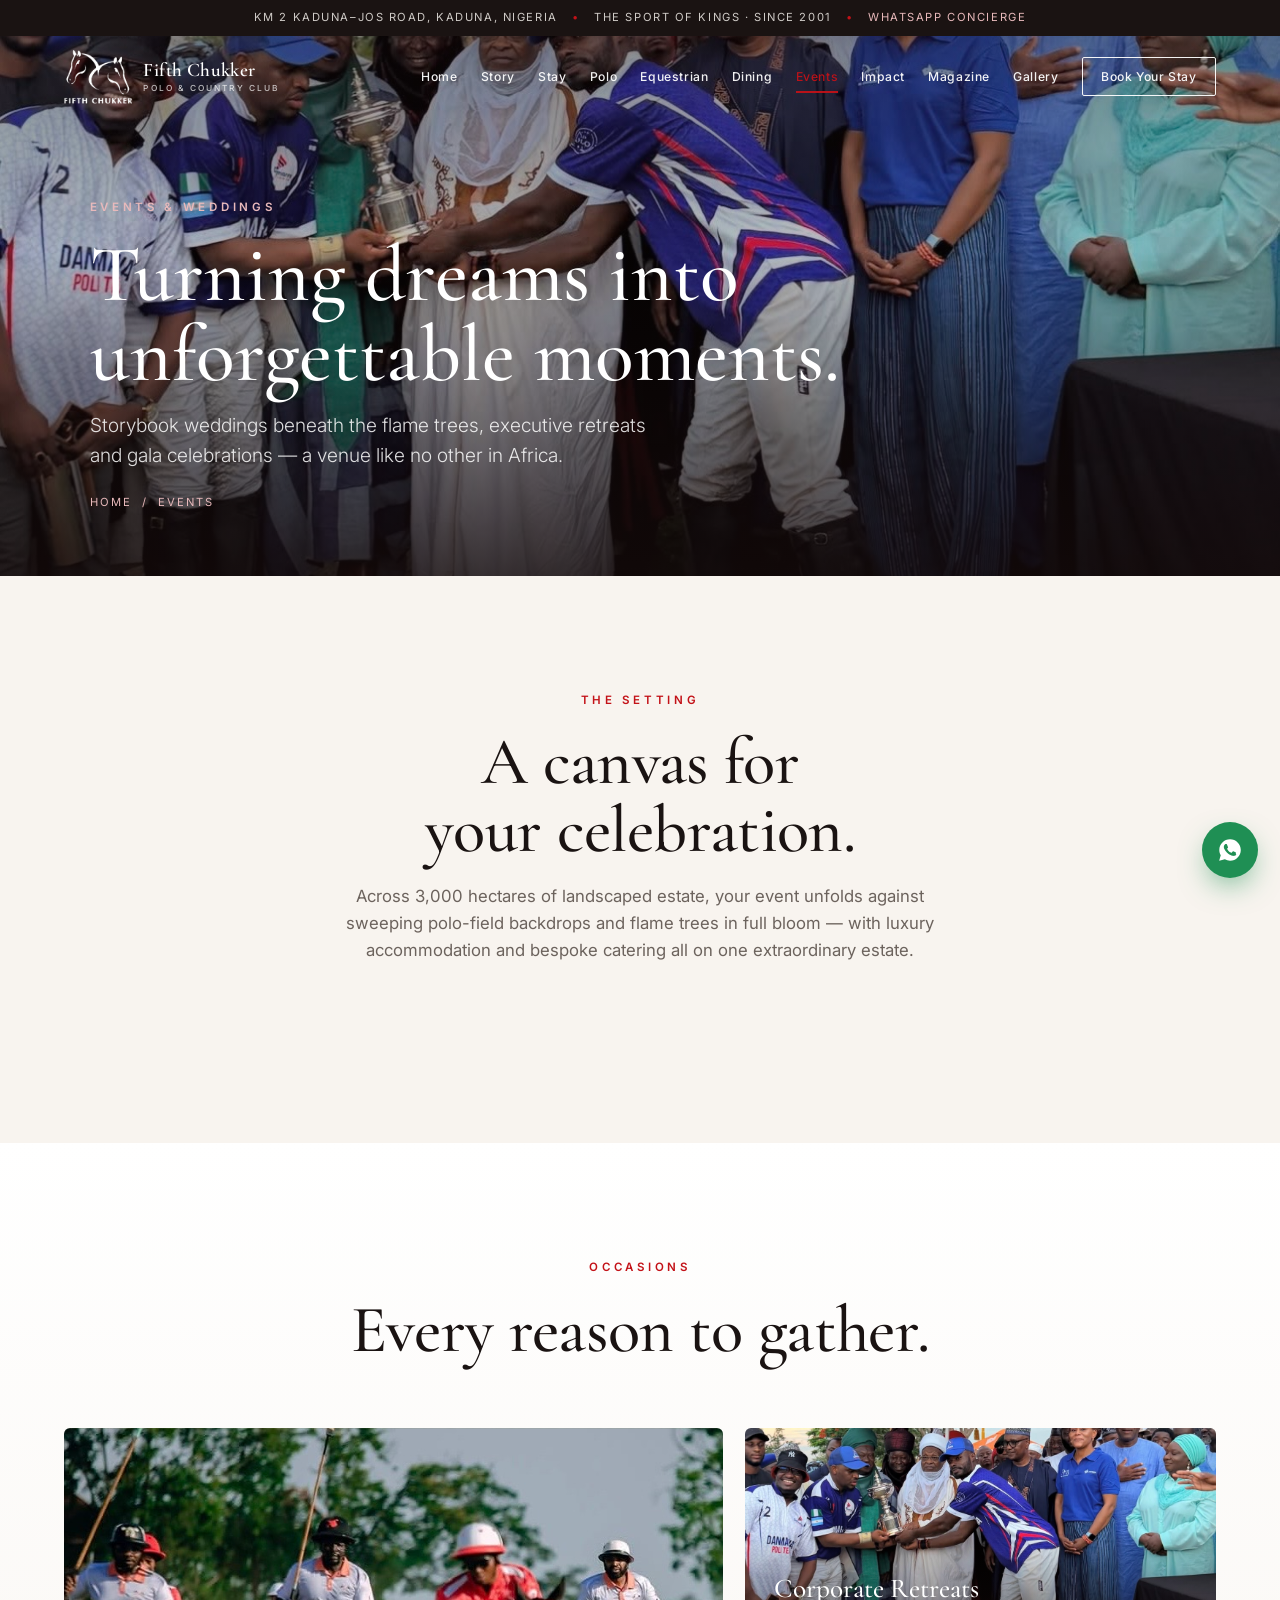
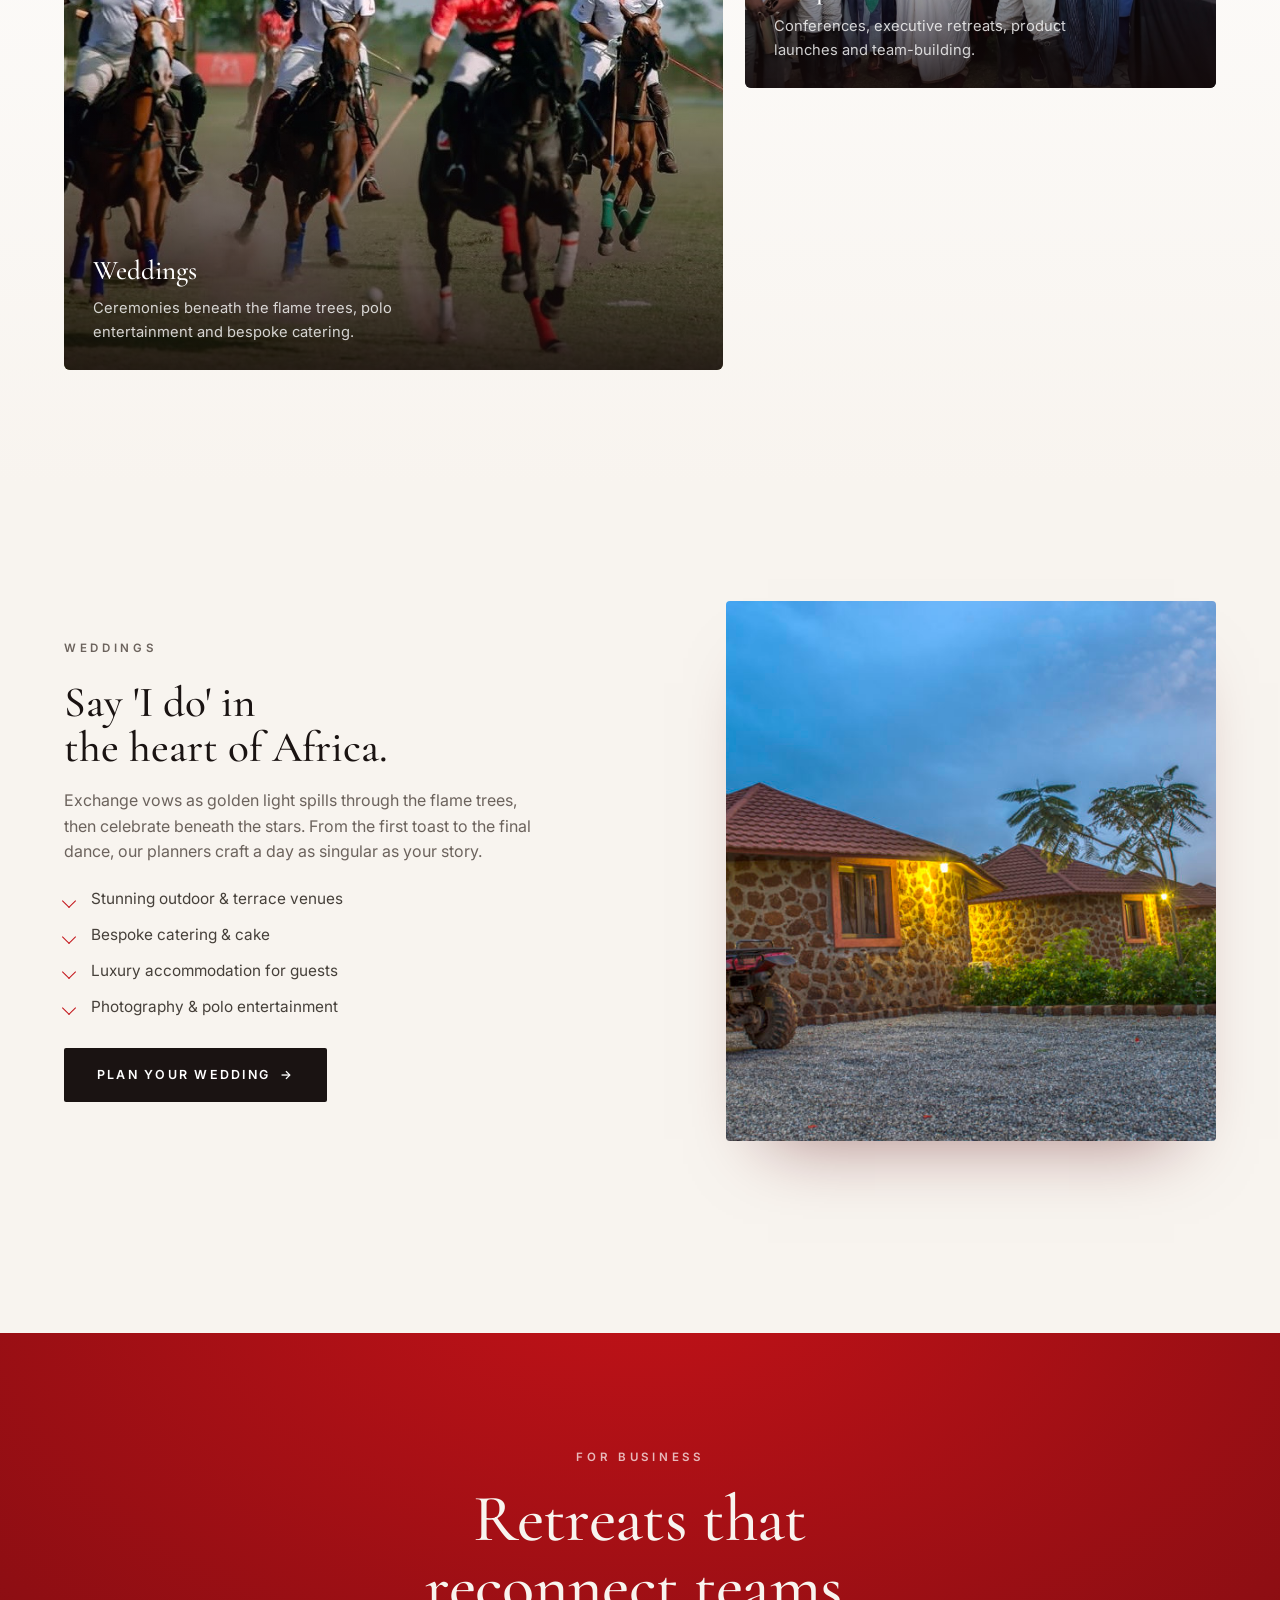
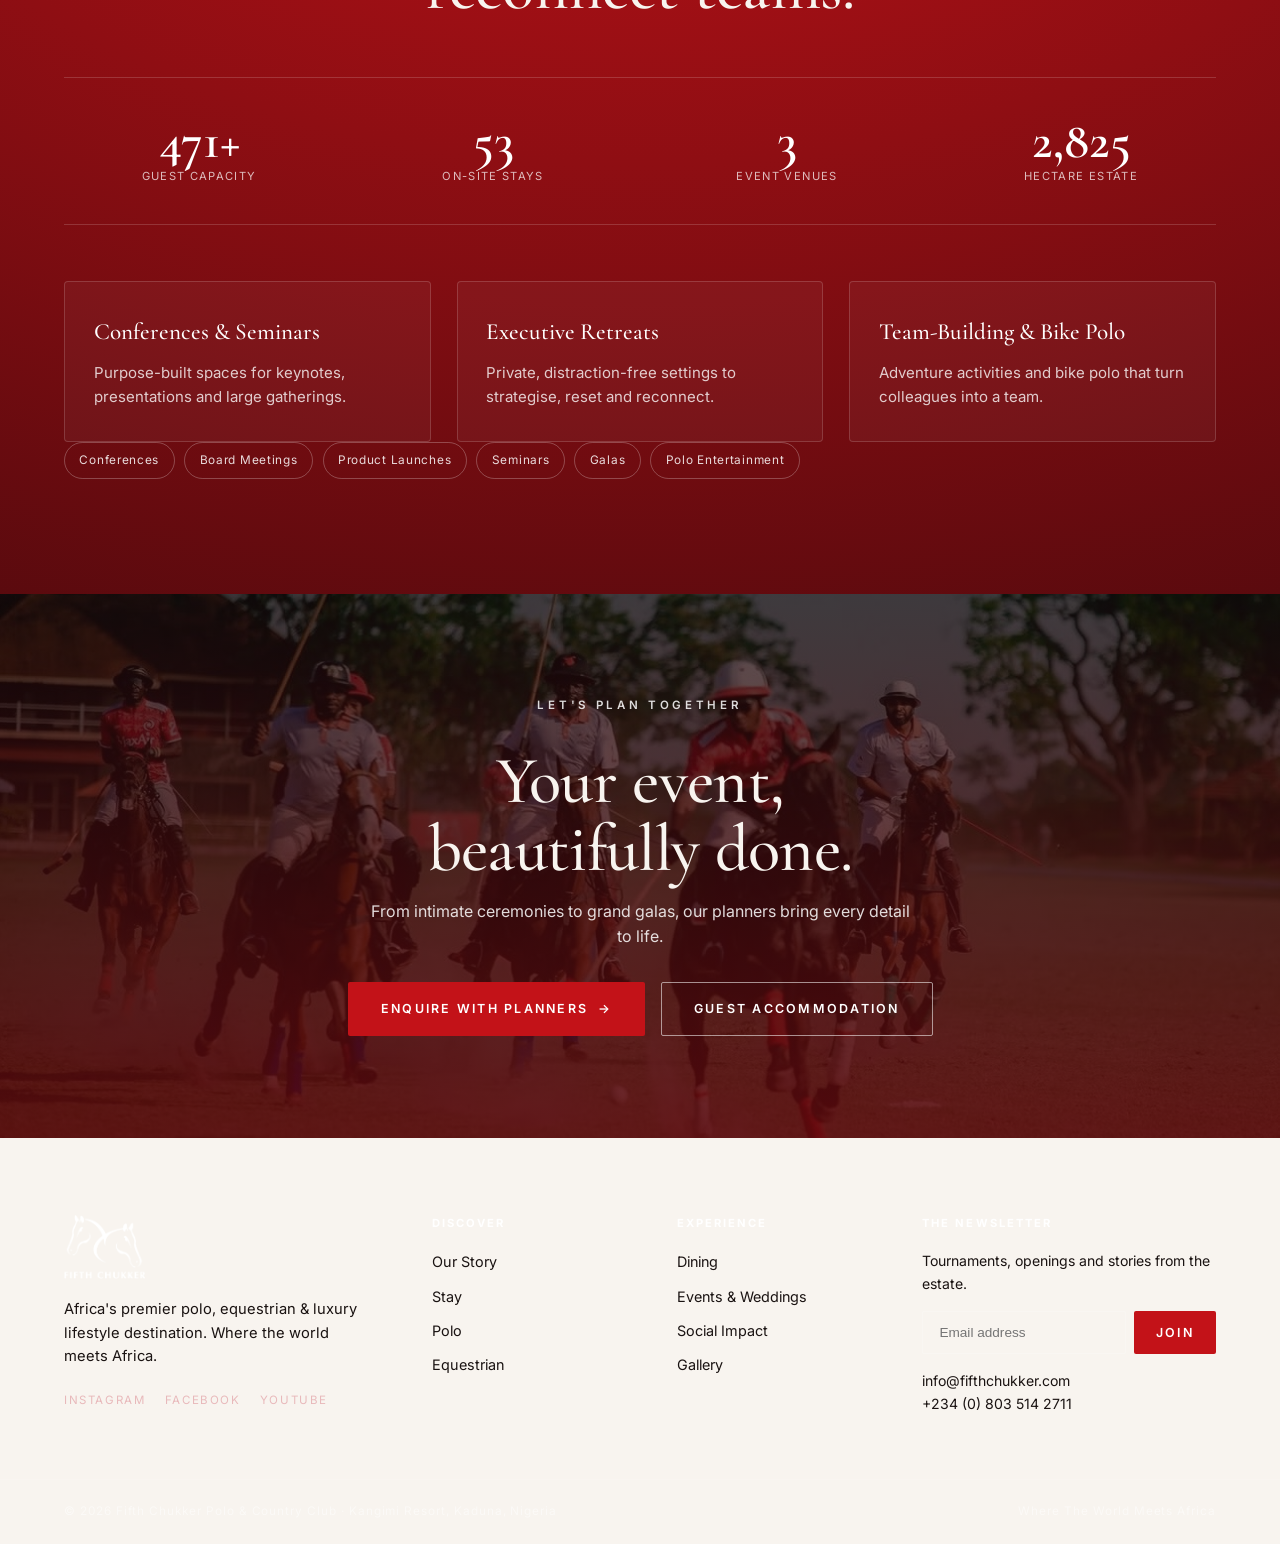
<file: events.html>
<!DOCTYPE html>
<html lang="en">
<head>
<meta charset="UTF-8" />
<meta name="viewport" content="width=device-width, initial-scale=1.0" />
<title>Events &amp; Weddings — Fifth Chukker Polo &amp; Country Club</title>
<meta name="description" content="Storybook weddings, executive retreats and gala celebrations at Fifth Chukker — a 3,000-hectare estate beneath the flame trees in Kaduna, Nigeria." />
<link rel="preconnect" href="https://fonts.googleapis.com" />
<link rel="preconnect" href="https://fonts.gstatic.com" crossorigin />
<link href="https://fonts.googleapis.com/css2?family=Cormorant+Garamond:ital,wght@0,400;0,500;0,600;1,400;1,500&family=Inter:wght@300;400;500;600&display=swap" rel="stylesheet" />
<link rel="icon" href="assets/logo.png" />
<link rel="stylesheet" href="styles.css" />
<script src="partials.js" defer></script>
</head>
<body data-page="events">

<header id="site-header"></header>

<!-- PAGE HERO -->
<section class="phero">
  <div class="phero__media">
    <img src="assets/event-ceremony.jpg" alt="Trophy presentation with the Emir and dignitaries" />
    <div class="phero__veil"></div>
  </div>
  <div class="phero__content">
    <p class="eyebrow eyebrow--light">Events &amp; Weddings</p>
    <h1 class="phero__title">Turning dreams into<br />unforgettable moments.</h1>
    <p class="phero__sub">Storybook weddings beneath the flame trees, executive retreats and gala
      celebrations — a venue like no other in Africa.</p>
    <p class="crumbs"><a href="index.html">Home</a> &nbsp;/&nbsp; Events</p>
  </div>
</section>

<!-- INTRO -->
<section class="section">
  <div class="section__head reveal">
    <p class="eyebrow eyebrow--center">The Setting</p>
    <h2 class="h-display center">A canvas for<br />your celebration.</h2>
    <p class="section__lede center">Across 3,000 hectares of landscaped estate, your event unfolds against
      sweeping polo-field backdrops and flame trees in full bloom — with luxury accommodation and bespoke
      catering all on one extraordinary estate.</p>
  </div>
</section>

<!-- OCCASIONS -->
<section class="section section--cream">
  <div class="section__head reveal">
    <p class="eyebrow eyebrow--center">Occasions</p>
    <h2 class="h-display center">Every reason to gather.</h2>
  </div>
  <div class="dgrid wrap">
    <article class="dcard dcard--lg reveal" style="background-image:url('assets/polo-golden.jpg')">
      <div class="dcard__body">
        <h3>Weddings</h3>
        <p>Ceremonies beneath the flame trees, polo entertainment and bespoke catering.</p>
      </div>
    </article>
    <article class="dcard reveal" style="background-image:url('assets/event-ceremony.jpg')">
      <div class="dcard__body">
        <h3>Corporate Retreats</h3>
        <p>Conferences, executive retreats, product launches and team-building.</p>
      </div>
    </article>
    <article class="dcard reveal" style="background-image:url('assets/grounds-garden.jpg')">
      <div class="dcard__body">
        <h3>Private Celebrations</h3>
        <p>Birthdays, anniversaries and luxury private parties.</p>
      </div>
    </article>
  </div>
</section>

<!-- WEDDINGS FEATURE -->
<section class="section">
  <div class="feature feature--rev reveal">
    <div class="feature__media"><img src="assets/huts-dusk.jpg" alt="Warm dusk over the huts" class="tilt" /></div>
    <div class="feature__text">
      <p class="eyebrow">Weddings</p>
      <h3 class="h-mid">Say 'I do' in<br />the heart of Africa.</h3>
      <p>Exchange vows as golden light spills through the flame trees, then celebrate beneath the stars.
        From the first toast to the final dance, our planners craft a day as singular as your story.</p>
      <ul class="ticks">
        <li>Stunning outdoor &amp; terrace venues</li>
        <li>Bespoke catering &amp; cake</li>
        <li>Luxury accommodation for guests</li>
        <li>Photography &amp; polo entertainment</li>
      </ul>
      <a href="contact.html" class="btn btn--dark">Plan Your Wedding <span class="btn-arrow">→</span></a>
    </div>
  </div>
</section>

<!-- CORPORATE -->
<section class="section section--brand">
  <div class="section__head reveal">
    <p class="eyebrow eyebrow--center eyebrow--light">For Business</p>
    <h2 class="h-display center light">Retreats that<br />reconnect teams.</h2>
  </div>

  <div class="metrics wrap reveal">
    <div class="metric"><div class="metric__num" data-count="500" data-suffix="+"></div><div class="metric__label">Guest Capacity</div></div>
    <div class="metric"><div class="metric__num" data-count="56"></div><div class="metric__label">On-site Stays</div></div>
    <div class="metric"><div class="metric__num" data-count="3"></div><div class="metric__label">Event Venues</div></div>
    <div class="metric"><div class="metric__num" data-count="3000"></div><div class="metric__label">Hectare Estate</div></div>
  </div>

  <div class="pillars wrap">
    <div class="pillar reveal"><h4>Conferences &amp; Seminars</h4><p>Purpose-built spaces for keynotes, presentations and large gatherings.</p></div>
    <div class="pillar reveal"><h4>Executive Retreats</h4><p>Private, distraction-free settings to strategise, reset and reconnect.</p></div>
    <div class="pillar reveal"><h4>Team-Building &amp; Bike Polo</h4><p>Adventure activities and bike polo that turn colleagues into a team.</p></div>
  </div>

  <div class="tags center reveal">
    <span>Conferences</span>
    <span>Board Meetings</span>
    <span>Product Launches</span>
    <span>Seminars</span>
    <span>Galas</span>
    <span>Polo Entertainment</span>
  </div>
</section>

<!-- CTA -->
<section class="ctaband">
  <img src="assets/polo-golden.jpg" alt="" class="ctaband__bg" />
  <div class="ctaband__veil"></div>
  <div class="reveal">
    <p class="eyebrow eyebrow--center eyebrow--light">Let's Plan Together</p>
    <h2 class="h-display light">Your event,<br />beautifully done.</h2>
    <p>From intimate ceremonies to grand galas, our planners bring every detail to life.</p>
    <div class="hero__actions" style="justify-content:center">
      <a href="contact.html" class="btn btn--brand">Enquire with Planners <span class="btn-arrow">→</span></a>
      <a href="stay.html" class="btn btn--ghost">Guest Accommodation</a>
    </div>
  </div>
</section>

<footer id="site-footer"></footer>
</body>
</html>
</file>
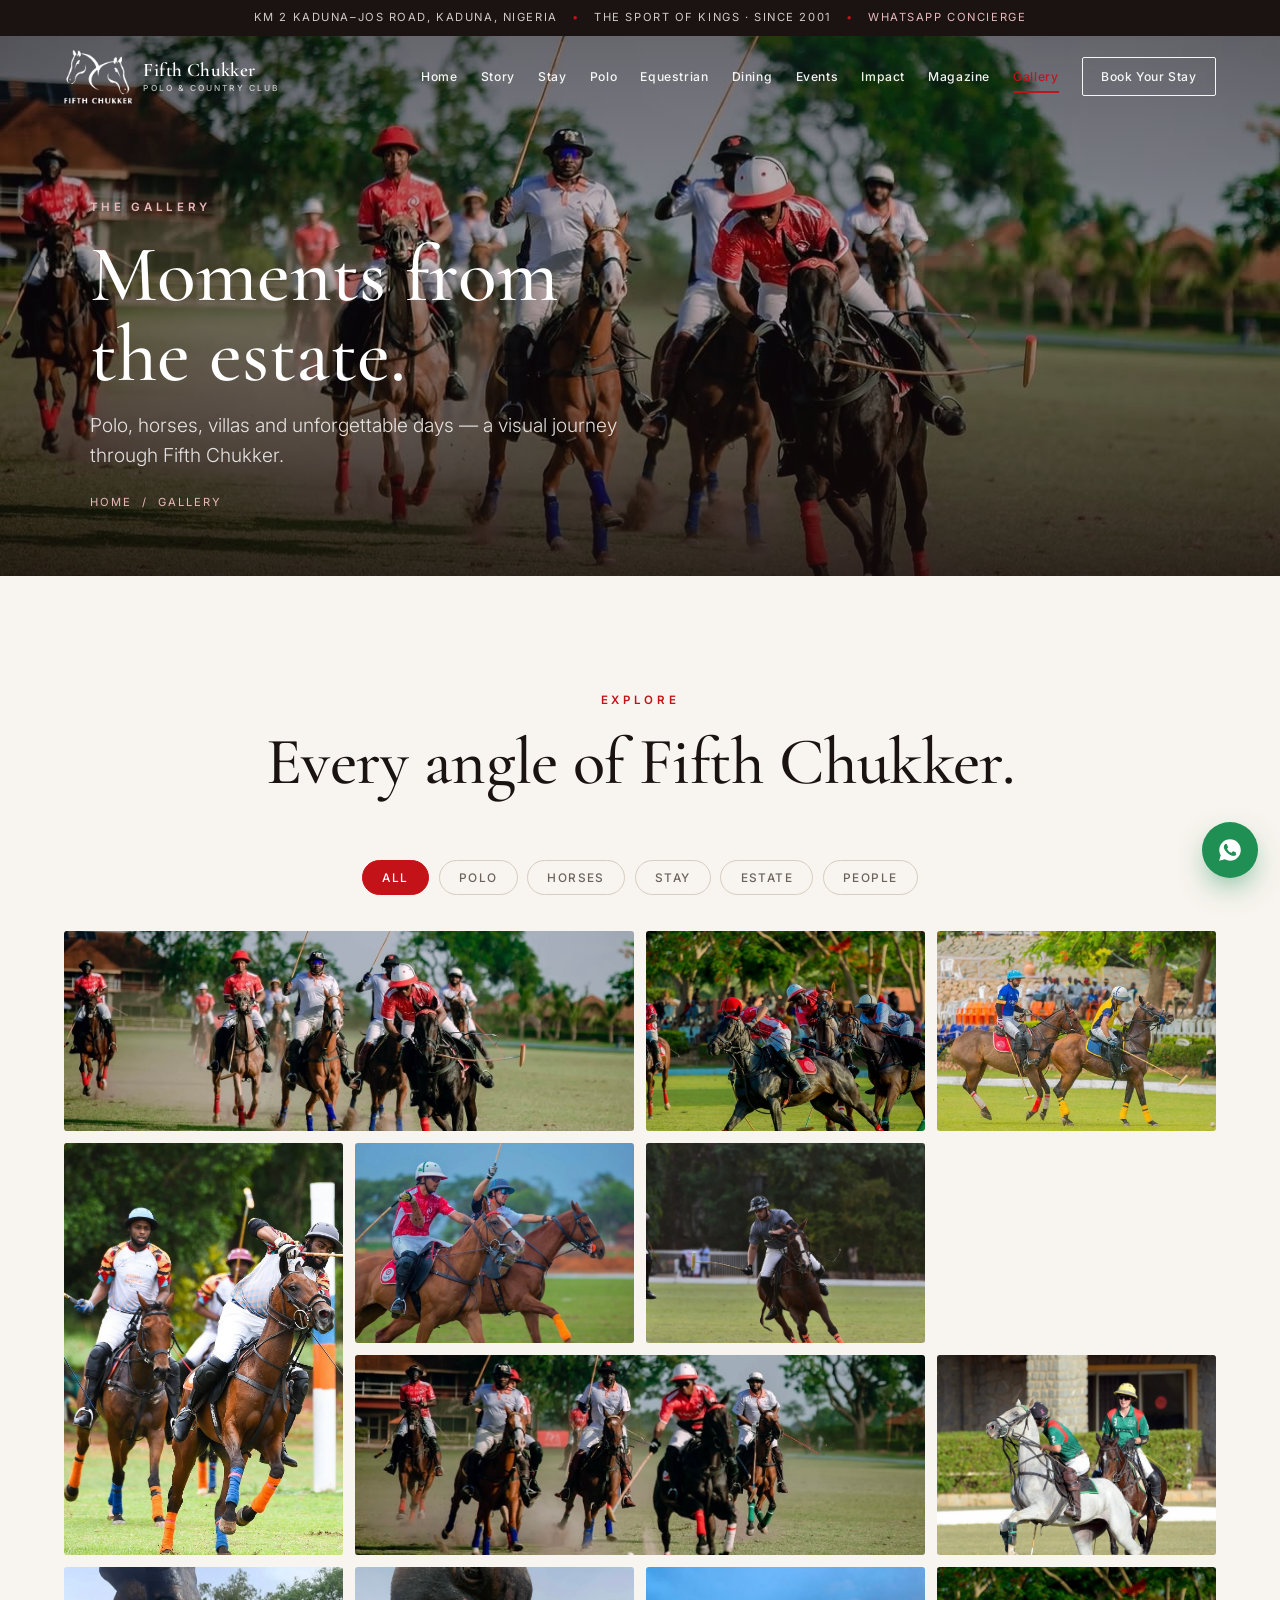
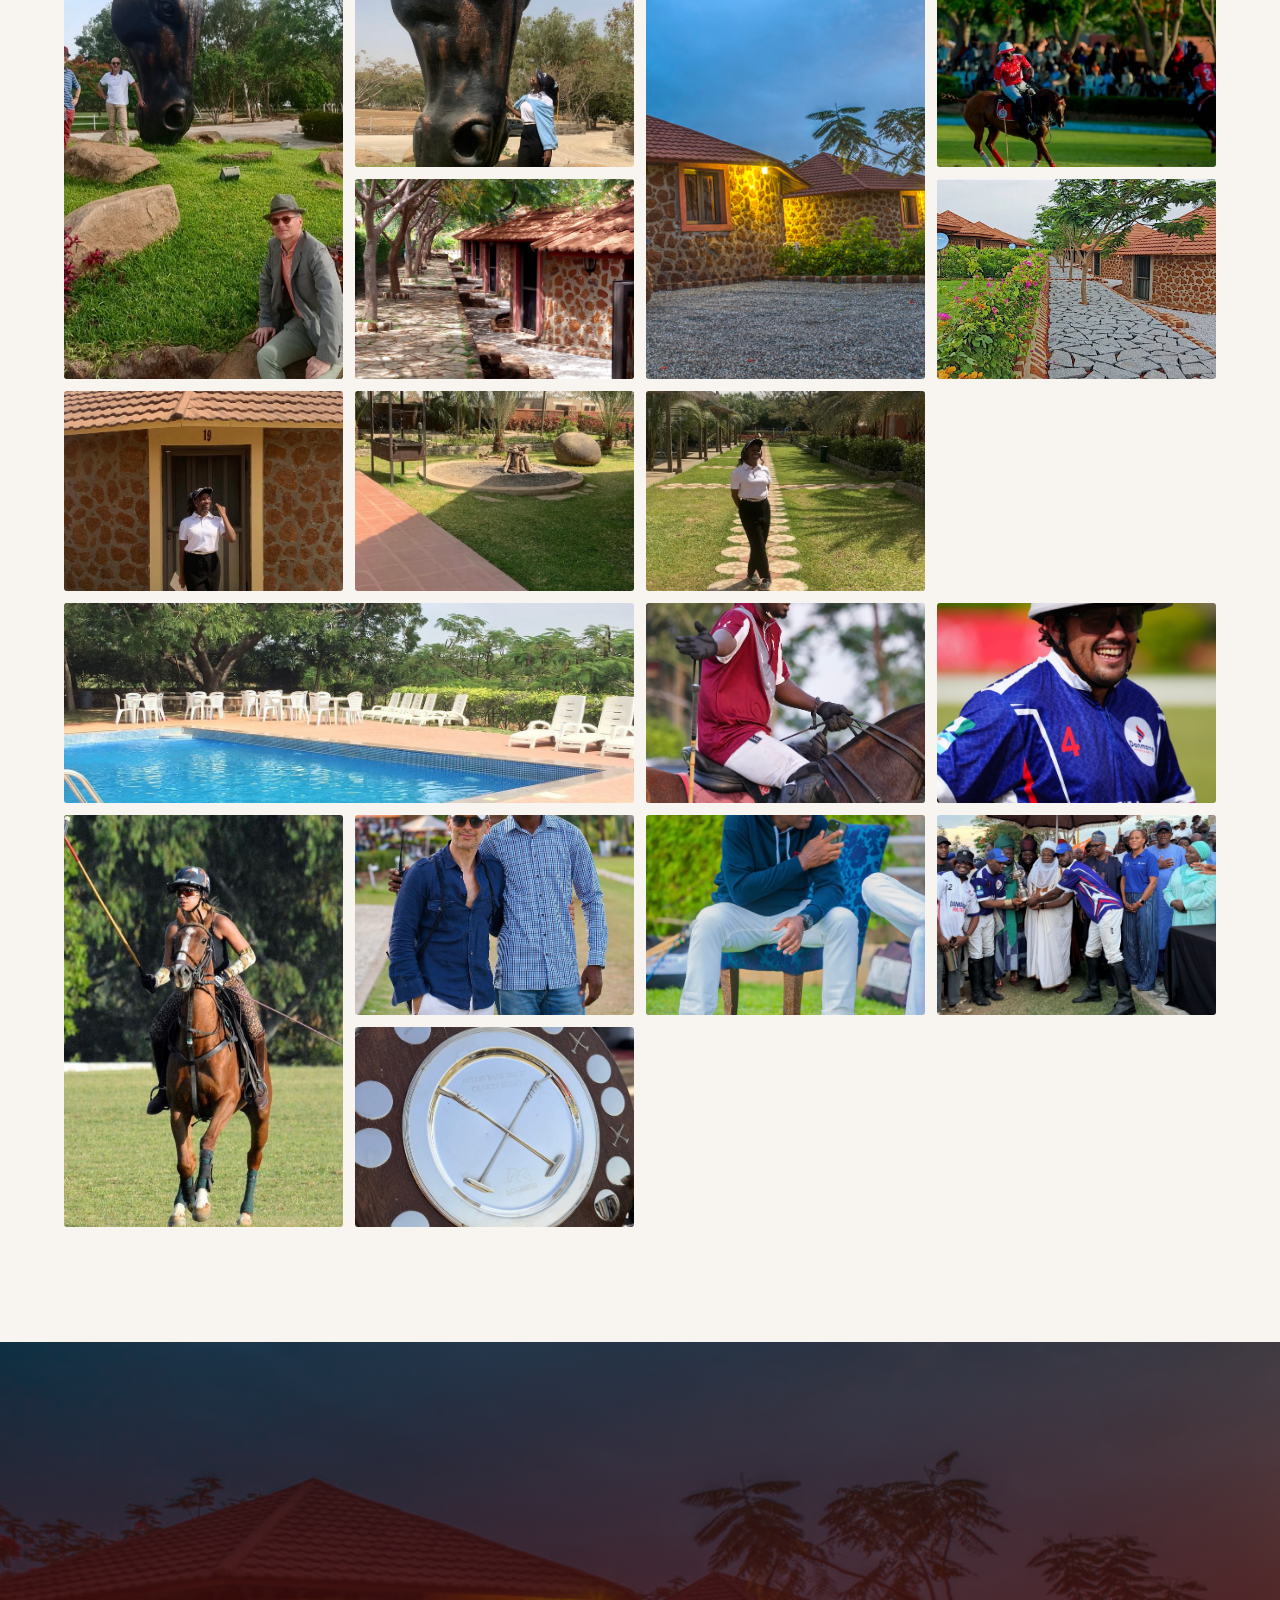
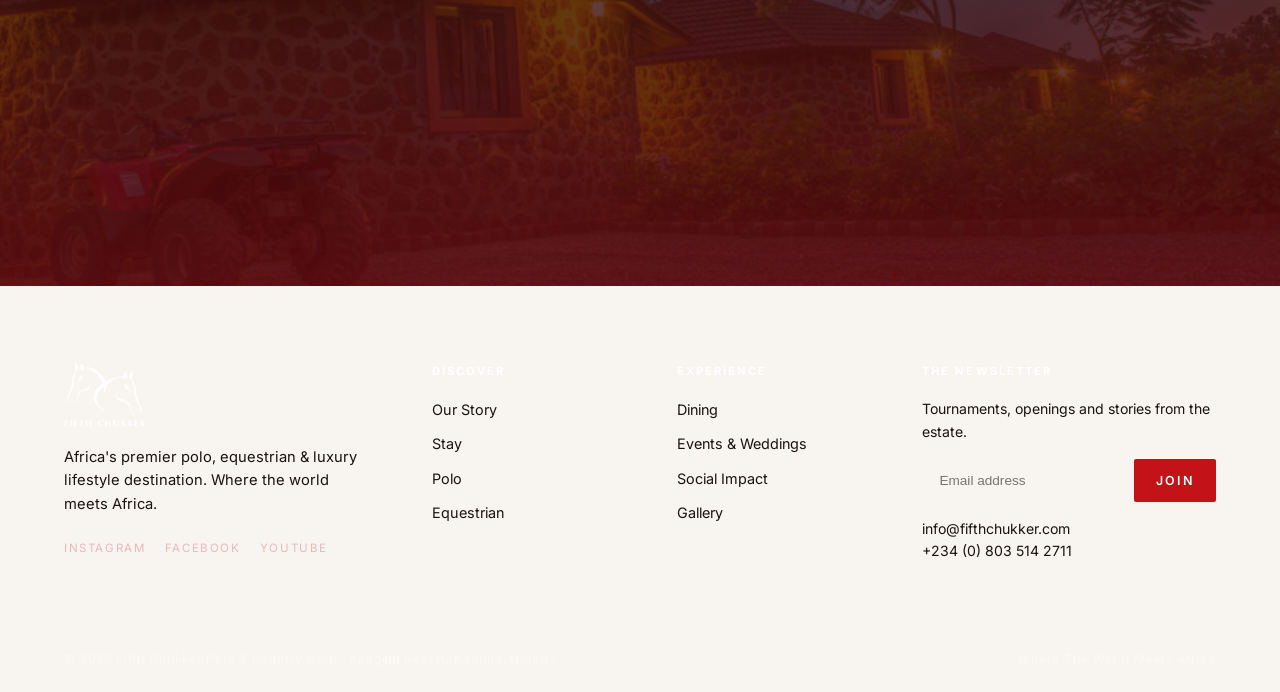
<file: gallery.html>
<!DOCTYPE html>
<html lang="en">
<head>
<meta charset="UTF-8" />
<meta name="viewport" content="width=device-width, initial-scale=1.0" />
<title>Gallery — Fifth Chukker Polo & Country Club</title>
<meta name="description" content="A visual journey through Fifth Chukker — polo action, horses, luxury Villas and Pony Huts, landscaped estate and unforgettable days at Kangimi Resort, Kaduna." />
<link rel="preconnect" href="https://fonts.googleapis.com" />
<link rel="preconnect" href="https://fonts.gstatic.com" crossorigin />
<link href="https://fonts.googleapis.com/css2?family=Cormorant+Garamond:ital,wght@0,400;0,500;0,600;1,400;1,500&family=Inter:wght@300;400;500;600&display=swap" rel="stylesheet" />
<link rel="icon" href="assets/logo.png" />
<link rel="stylesheet" href="styles.css" />
<script src="partials.js" defer></script>
</head>
<body data-page="gallery">

<header id="site-header"></header>

<!-- PAGE HERO -->
<section class="phero">
  <div class="phero__media">
    <img src="assets/polo-action-5.jpg" alt="A pack of polo riders charging across the field" />
    <div class="phero__veil"></div>
  </div>
  <div class="phero__content">
    <p class="eyebrow eyebrow--light">The Gallery</p>
    <h1 class="phero__title">Moments from<br />the estate.</h1>
    <p class="phero__sub">Polo, horses, villas and unforgettable days — a visual journey through Fifth Chukker.</p>
    <p class="crumbs"><a href="index.html">Home</a> &nbsp;/&nbsp; Gallery</p>
  </div>
</section>

<!-- GALLERY -->
<section class="section">
  <div class="section__head reveal">
    <p class="eyebrow eyebrow--center">Explore</p>
    <h2 class="h-display center">Every angle of Fifth Chukker.</h2>
  </div>

  <div class="gfilters">
    <button class="chip is-active" data-filter="all">All</button>
    <button class="chip" data-filter="polo">Polo</button>
    <button class="chip" data-filter="horses">Horses</button>
    <button class="chip" data-filter="stay">Stay</button>
    <button class="chip" data-filter="estate">Estate</button>
    <button class="chip" data-filter="people">People</button>
  </div>

  <div class="ggrid wrap reveal">
    <!-- POLO -->
    <figure class="gitem g-wide" data-cat="polo">
      <img src="assets/polo-action-5.jpg" alt="A pack of polo riders charging across the field" />
    </figure>
    <figure class="gitem" data-cat="polo">
      <img src="assets/polo-action-1.jpg" alt="Polo players contesting the ball at full gallop" />
    </figure>
    <figure class="gitem" data-cat="polo">
      <img src="assets/polo-action-2.jpg" alt="A rider swinging for a shot during a chukker" />
    </figure>
    <figure class="gitem g-tall" data-cat="polo">
      <img src="assets/polo-action-3.jpg" alt="Two polo players battling for possession" />
    </figure>
    <figure class="gitem" data-cat="polo">
      <img src="assets/polo-action-4.jpg" alt="Polo ponies thundering down the field" />
    </figure>
    <figure class="gitem" data-cat="polo">
      <img src="assets/polo-single.jpg" alt="A lone polo player mid-stride" />
    </figure>
    <figure class="gitem g-wide" data-cat="polo">
      <img src="assets/polo-golden.jpg" alt="Polo at golden hour on the estate field" />
    </figure>
    <figure class="gitem" data-cat="polo">
      <img src="assets/clubhouse-polo.jpg" alt="A polo match viewed from the Clubhouse" />
    </figure>

    <!-- HORSES -->
    <figure class="gitem g-tall" data-cat="horses">
      <img src="assets/statue-1.jpg" alt="Bronze horse sculpture on the estate grounds" />
    </figure>
    <figure class="gitem" data-cat="horses">
      <img src="assets/statue-2.jpg" alt="Equestrian statue set among the landscaped gardens" />
    </figure>

    <!-- STAY -->
    <figure class="gitem g-tall" data-cat="stay">
      <img src="assets/huts-dusk.jpg" alt="Pony Huts glowing at dusk" />
    </figure>
    <figure class="gitem" data-cat="stay">
      <img src="assets/huts-row.jpg" alt="A row of traditional circular Pony Huts" />
    </figure>
    <figure class="gitem" data-cat="stay">
      <img src="assets/huts-path.jpg" alt="A garden path winding past the Pony Huts" />
    </figure>
    <figure class="gitem" data-cat="stay">
      <img src="assets/huts-garden.webp" alt="Luxury Villas framed by landscaped gardens" />
    </figure>
    <figure class="gitem" data-cat="stay">
      <img src="assets/hut-single.jpg" alt="A single safari-style Pony Hut and its terrace" />
    </figure>

    <!-- ESTATE -->
    <figure class="gitem" data-cat="estate">
      <img src="assets/grounds-garden.jpg" alt="Manicured gardens across the estate grounds" />
    </figure>
    <figure class="gitem" data-cat="estate">
      <img src="assets/grounds-path.jpg" alt="A tree-lined path through the resort grounds" />
    </figure>
    <figure class="gitem g-wide" data-cat="estate">
      <img src="assets/pool.jpg" alt="The resort swimming pool beside the Pool Villa Restaurant" />
    </figure>

    <!-- PEOPLE -->
    <figure class="gitem" data-cat="people">
      <img src="assets/polo-player-1.jpg" alt="A polo player portrait in full kit" />
    </figure>
    <figure class="gitem" data-cat="people">
      <img src="assets/polo-player-2.jpg" alt="A polo player mounted and ready to play" />
    </figure>
    <figure class="gitem g-tall" data-cat="people">
      <img src="assets/polo-lady.jpg" alt="A lady polo player on her pony" />
    </figure>
    <figure class="gitem" data-cat="people">
      <img src="assets/guest-1.jpg" alt="A guest enjoying a day at the club" />
    </figure>
    <figure class="gitem" data-cat="people">
      <img src="assets/guest-2.jpg" alt="Guests socialising at the Clubhouse" />
    </figure>
    <figure class="gitem" data-cat="people">
      <img src="assets/event-ceremony.jpg" alt="A ceremony during a Fifth Chukker event" />
    </figure>
    <figure class="gitem" data-cat="people">
      <img src="assets/unicef-shield.jpg" alt="The UNICEF charity polo shield presentation" />
    </figure>
  </div>
</section>

<!-- CTA -->
<section class="ctaband">
  <img src="assets/huts-dusk.jpg" alt="" class="ctaband__bg" />
  <div class="ctaband__veil"></div>
  <div class="reveal">
    <p class="eyebrow eyebrow--center eyebrow--light">See It For Yourself</p>
    <h2 class="h-display light">Experience<br />Fifth Chukker.</h2>
    <p>Step beyond the photographs — book a stay and live the estate for yourself.</p>
    <div class="hero__actions" style="justify-content:center">
      <a href="stay.html" class="btn btn--brand">Book Your Stay</a>
      <a href="contact.html" class="btn btn--ghost">Plan a Visit</a>
    </div>
  </div>
</section>

<footer id="site-footer"></footer>
</body>
</html>
</file>
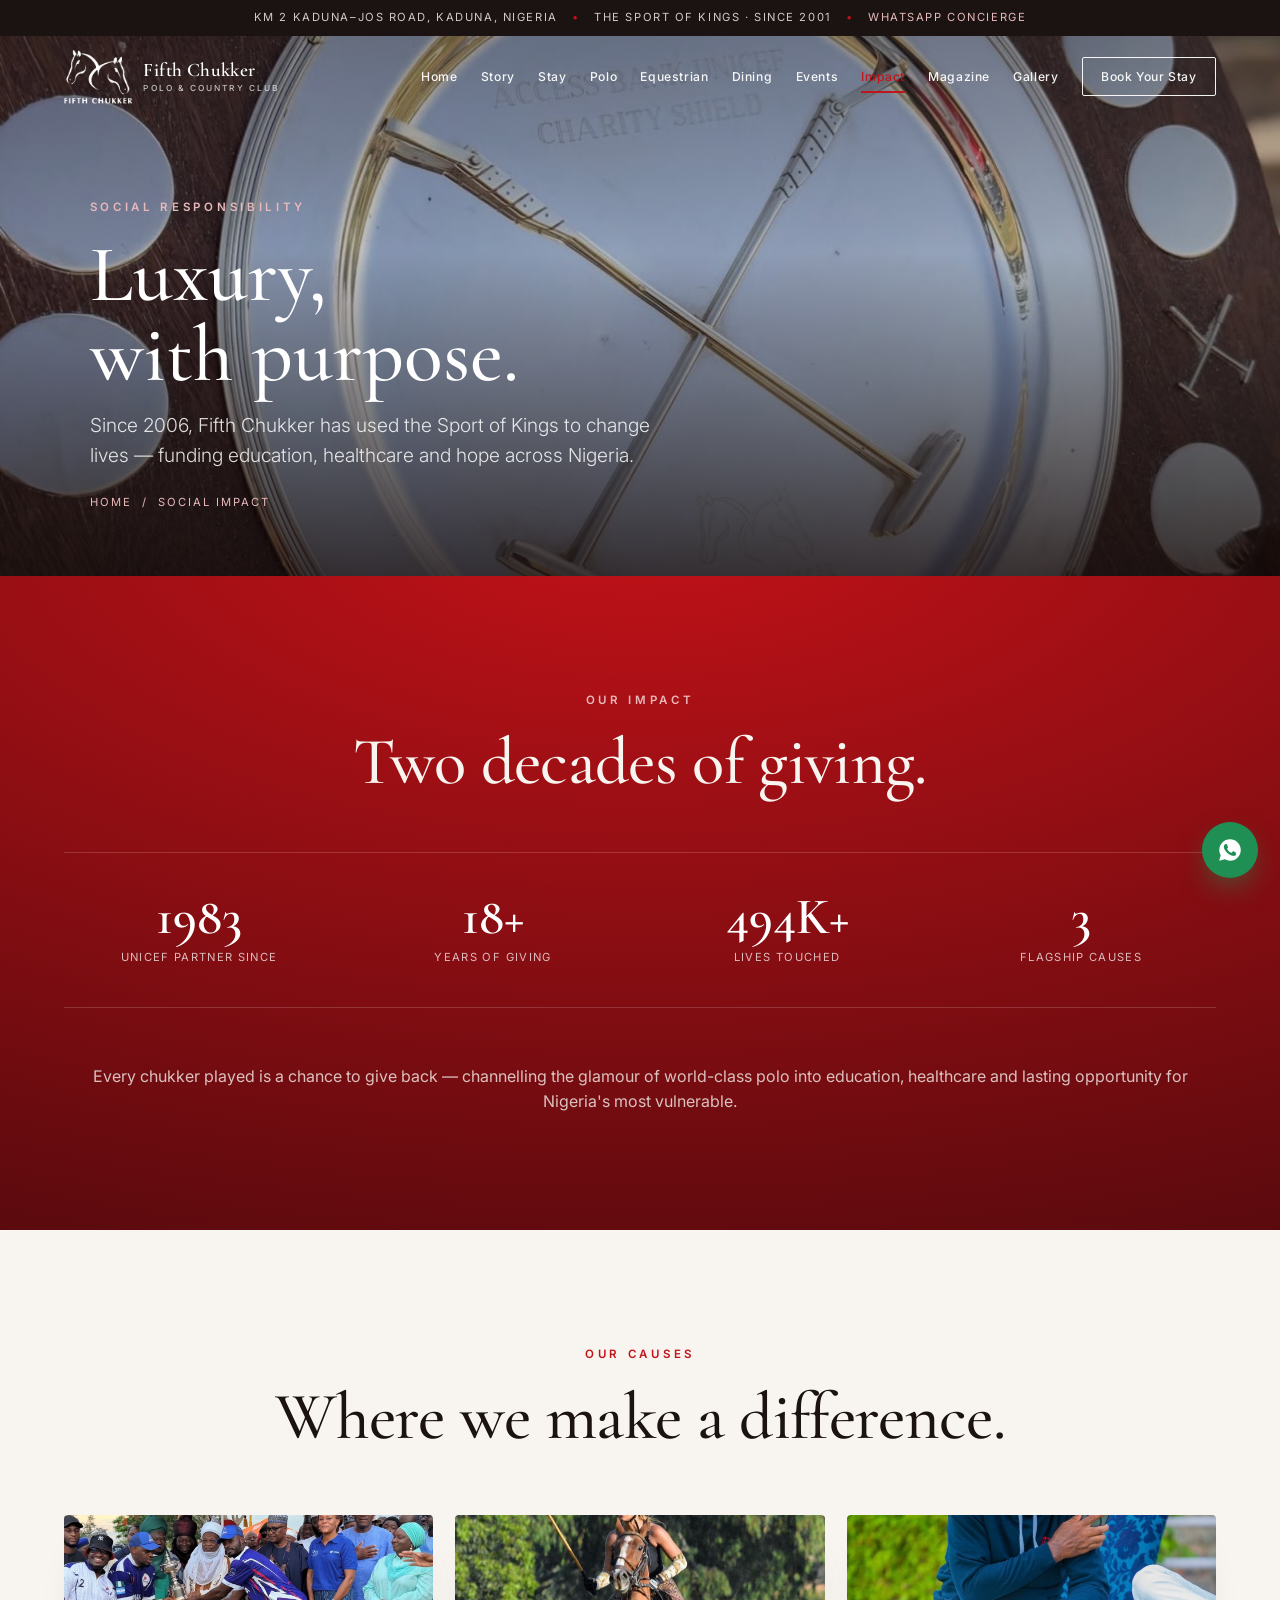
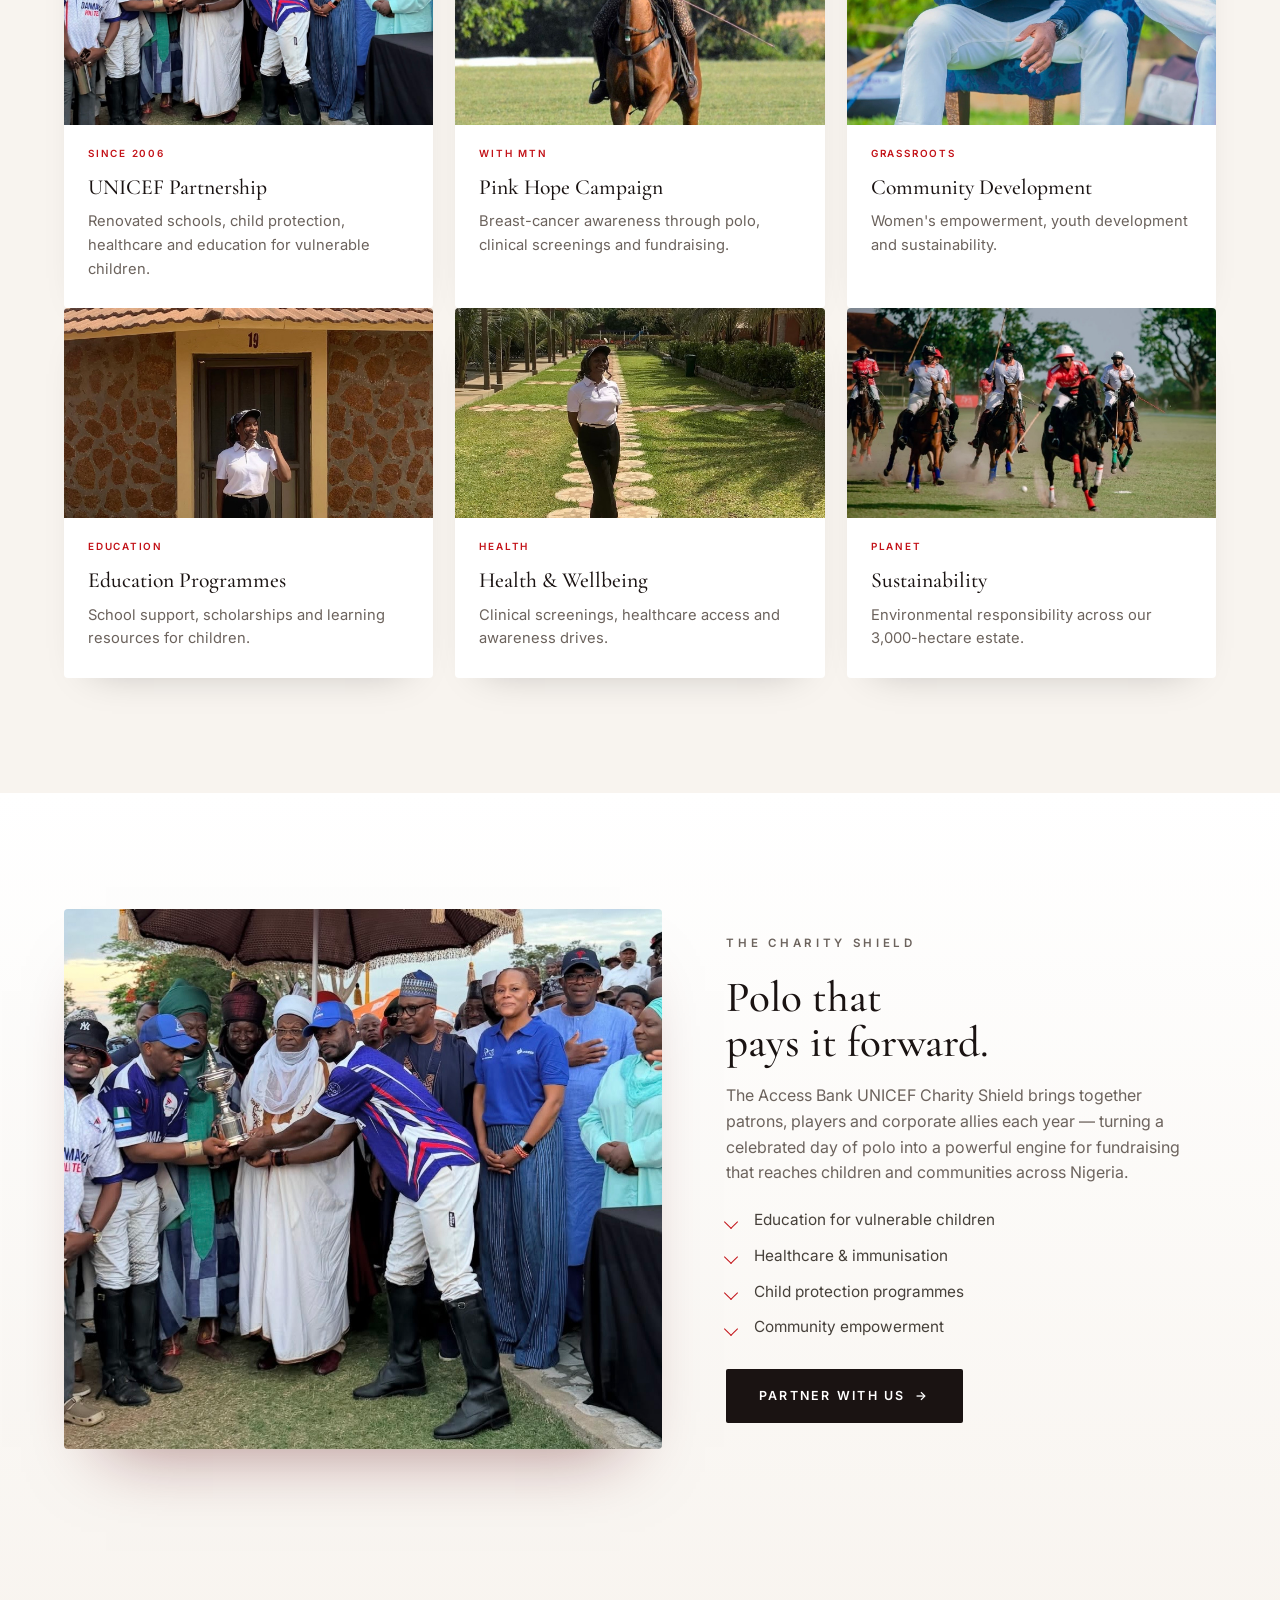
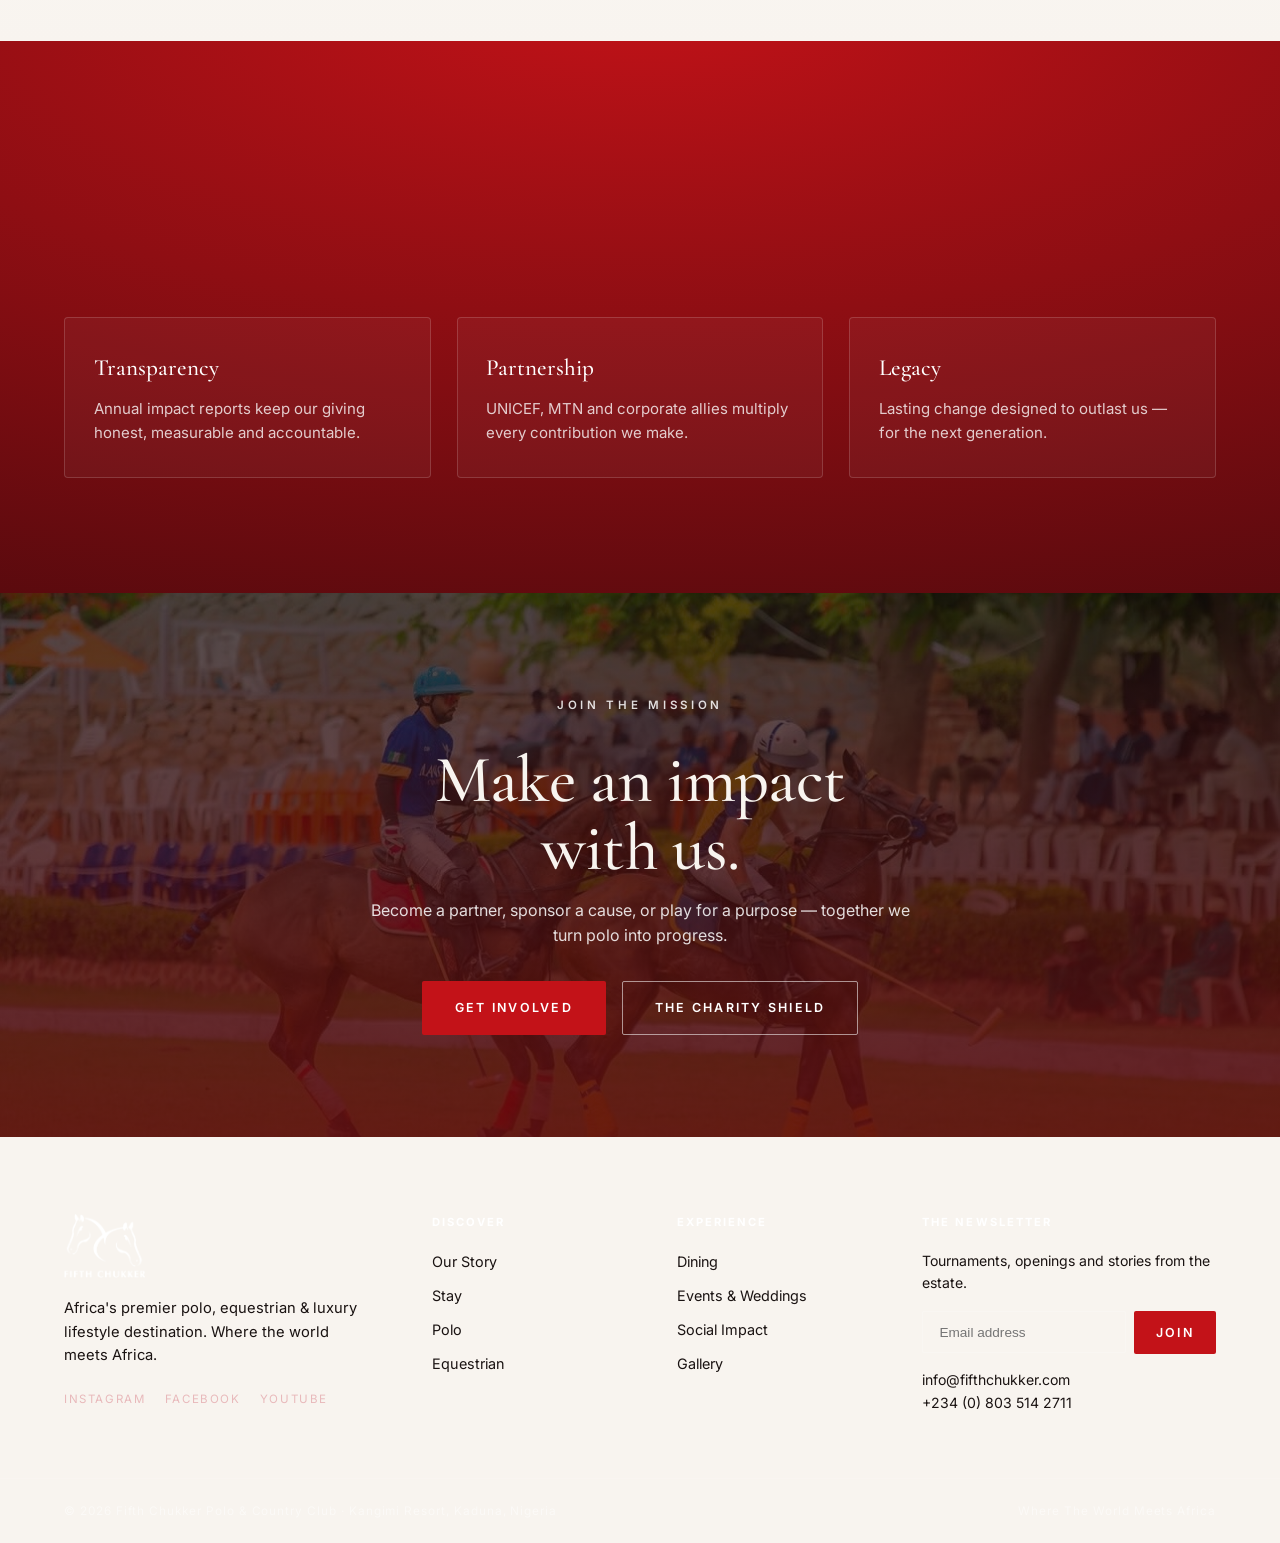
<file: impact.html>
<!DOCTYPE html>
<html lang="en">
<head>
<meta charset="UTF-8" />
<meta name="viewport" content="width=device-width, initial-scale=1.0" />
<title>Social Impact — Fifth Chukker Polo & Country Club</title>
<meta name="description" content="Since 2006, Fifth Chukker has used the Sport of Kings to change lives — funding education, healthcare and hope across Nigeria through UNICEF, Pink Hope and community programmes." />
<link rel="preconnect" href="https://fonts.googleapis.com" />
<link rel="preconnect" href="https://fonts.gstatic.com" crossorigin />
<link href="https://fonts.googleapis.com/css2?family=Cormorant+Garamond:ital,wght@0,400;0,500;0,600;1,400;1,500&family=Inter:wght@300;400;500;600&display=swap" rel="stylesheet" />
<link rel="icon" href="assets/logo.png" />
<link rel="stylesheet" href="styles.css" />
<script src="partials.js" defer></script>
</head>
<body data-page="impact">

<header id="site-header"></header>

<!-- PAGE HERO -->
<section class="phero">
  <div class="phero__media">
    <img src="assets/unicef-shield.jpg" alt="Access Bank UNICEF Charity Shield trophy" />
    <div class="phero__veil"></div>
  </div>
  <div class="phero__content">
    <p class="eyebrow eyebrow--light">Social Responsibility</p>
    <h1 class="phero__title">Luxury,<br />with purpose.</h1>
    <p class="phero__sub">Since 2006, Fifth Chukker has used the Sport of Kings to change lives —
      funding education, healthcare and hope across Nigeria.</p>
    <p class="crumbs"><a href="index.html">Home</a> &nbsp;/&nbsp; Social Impact</p>
  </div>
</section>

<!-- METRICS BAND -->
<section class="section section--brand">
  <div class="section__head reveal">
    <p class="eyebrow eyebrow--light eyebrow--center">Our Impact</p>
    <h2 class="h-display center light">Two decades of giving.</h2>
  </div>
  <div class="metrics wrap reveal">
    <div class="metric">
      <span class="metric__num" data-count="2006" data-plain="1">2006</span>
      <span class="metric__label">UNICEF partner since</span>
    </div>
    <div class="metric">
      <span class="metric__num" data-count="18" data-suffix="+">18</span>
      <span class="metric__label">Years of giving</span>
    </div>
    <div class="metric">
      <span class="metric__num" data-count="500" data-suffix="K+">500</span>
      <span class="metric__label">Lives touched</span>
    </div>
    <div class="metric">
      <span class="metric__num" data-count="3">3</span>
      <span class="metric__label">Flagship causes</span>
    </div>
  </div>
  <p class="light-muted center">Every chukker played is a chance to give back — channelling the glamour
    of world-class polo into education, healthcare and lasting opportunity for Nigeria's most vulnerable.</p>
</section>

<!-- CAUSES -->
<section class="section">
  <div class="section__head reveal">
    <p class="eyebrow eyebrow--center">Our Causes</p>
    <h2 class="h-display center">Where we make a difference.</h2>
  </div>
  <div class="cardgrid wrap">
    <article class="card reveal"><img src="assets/event-ceremony.jpg" alt="Trophy presentation with dignitaries">
      <div class="card__body"><span class="card__tag">Since 2006</span><h3>UNICEF Partnership</h3>
        <p>Renovated schools, child protection, healthcare and education for vulnerable children.</p></div></article>
    <article class="card reveal"><img src="assets/polo-lady.jpg" alt="Woman polo player, mallet raised">
      <div class="card__body"><span class="card__tag">With MTN</span><h3>Pink Hope Campaign</h3>
        <p>Breast-cancer awareness through polo, clinical screenings and fundraising.</p></div></article>
    <article class="card reveal"><img src="assets/guest-2.jpg" alt="Guest on a resort path">
      <div class="card__body"><span class="card__tag">Grassroots</span><h3>Community Development</h3>
        <p>Women's empowerment, youth development and sustainability.</p></div></article>
  </div>
  <div class="cardgrid wrap">
    <article class="card reveal"><img src="assets/hut-single.jpg" alt="Round hut with staff smiling">
      <div class="card__body"><span class="card__tag">Education</span><h3>Education Programmes</h3>
        <p>School support, scholarships and learning resources for children.</p></div></article>
    <article class="card reveal"><img src="assets/grounds-path.jpg" alt="Palm-lined path">
      <div class="card__body"><span class="card__tag">Health</span><h3>Health &amp; Wellbeing</h3>
        <p>Clinical screenings, healthcare access and awareness drives.</p></div></article>
    <article class="card reveal"><img src="assets/polo-golden.jpg" alt="Golden polo">
      <div class="card__body"><span class="card__tag">Planet</span><h3>Sustainability</h3>
        <p>Environmental responsibility across our 3,000-hectare estate.</p></div></article>
  </div>
</section>

<!-- DOCUMENTARY FEATURE -->
<section class="section section--cream">
  <div class="feature reveal">
    <div class="feature__media"><img src="assets/event-ceremony.jpg" alt="Charity Shield trophy presentation" class="tilt" /></div>
    <div class="feature__text">
      <p class="eyebrow">The Charity Shield</p>
      <h3 class="h-mid">Polo that<br />pays it forward.</h3>
      <p>The Access Bank UNICEF Charity Shield brings together patrons, players and corporate allies
        each year — turning a celebrated day of polo into a powerful engine for fundraising that
        reaches children and communities across Nigeria.</p>
      <ul class="ticks">
        <li>Education for vulnerable children</li>
        <li>Healthcare &amp; immunisation</li>
        <li>Child protection programmes</li>
        <li>Community empowerment</li>
      </ul>
      <a href="contact.html" class="btn btn--dark">Partner With Us <span class="btn-arrow">→</span></a>
    </div>
  </div>
</section>

<!-- PILLARS / VALUES -->
<section class="section section--brand">
  <div class="section__head reveal">
    <p class="eyebrow eyebrow--light eyebrow--center">Our Commitment</p>
    <h2 class="h-display center light">Doing well, by doing good.</h2>
  </div>
  <div class="pillars wrap">
    <div class="pillar reveal"><h4>Transparency</h4><p>Annual impact reports keep our giving honest, measurable and accountable.</p></div>
    <div class="pillar reveal"><h4>Partnership</h4><p>UNICEF, MTN and corporate allies multiply every contribution we make.</p></div>
    <div class="pillar reveal"><h4>Legacy</h4><p>Lasting change designed to outlast us — for the next generation.</p></div>
  </div>
</section>

<!-- CTA -->
<section class="ctaband">
  <img src="assets/polo-action-2.jpg" alt="" class="ctaband__bg" />
  <div class="ctaband__veil"></div>
  <div class="reveal">
    <p class="eyebrow eyebrow--center eyebrow--light">Join the Mission</p>
    <h2 class="h-display light">Make an impact<br />with us.</h2>
    <p>Become a partner, sponsor a cause, or play for a purpose — together we turn polo into progress.</p>
    <div class="hero__actions" style="justify-content:center">
      <a href="contact.html" class="btn btn--brand">Get Involved</a>
      <a href="polo.html" class="btn btn--ghost">The Charity Shield</a>
    </div>
  </div>
</section>

<footer id="site-footer"></footer>
</body>
</html>
</file>
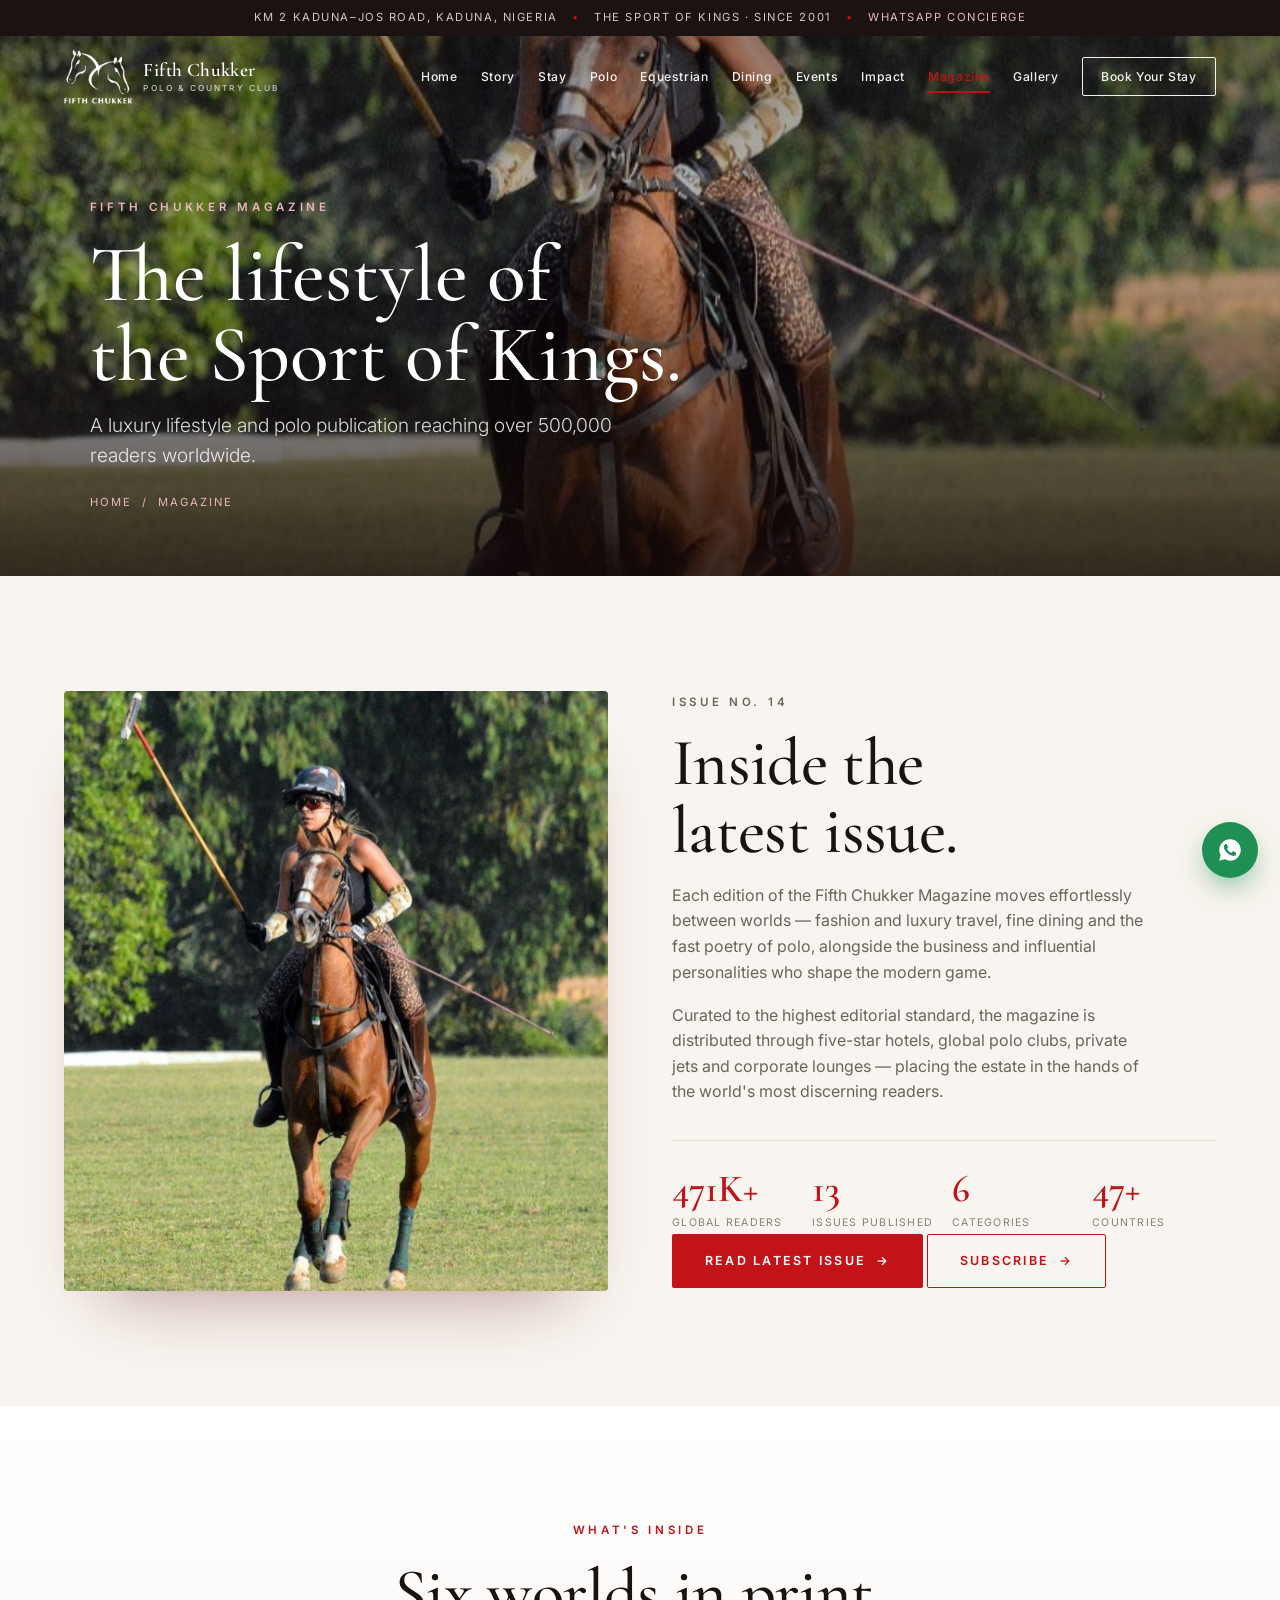
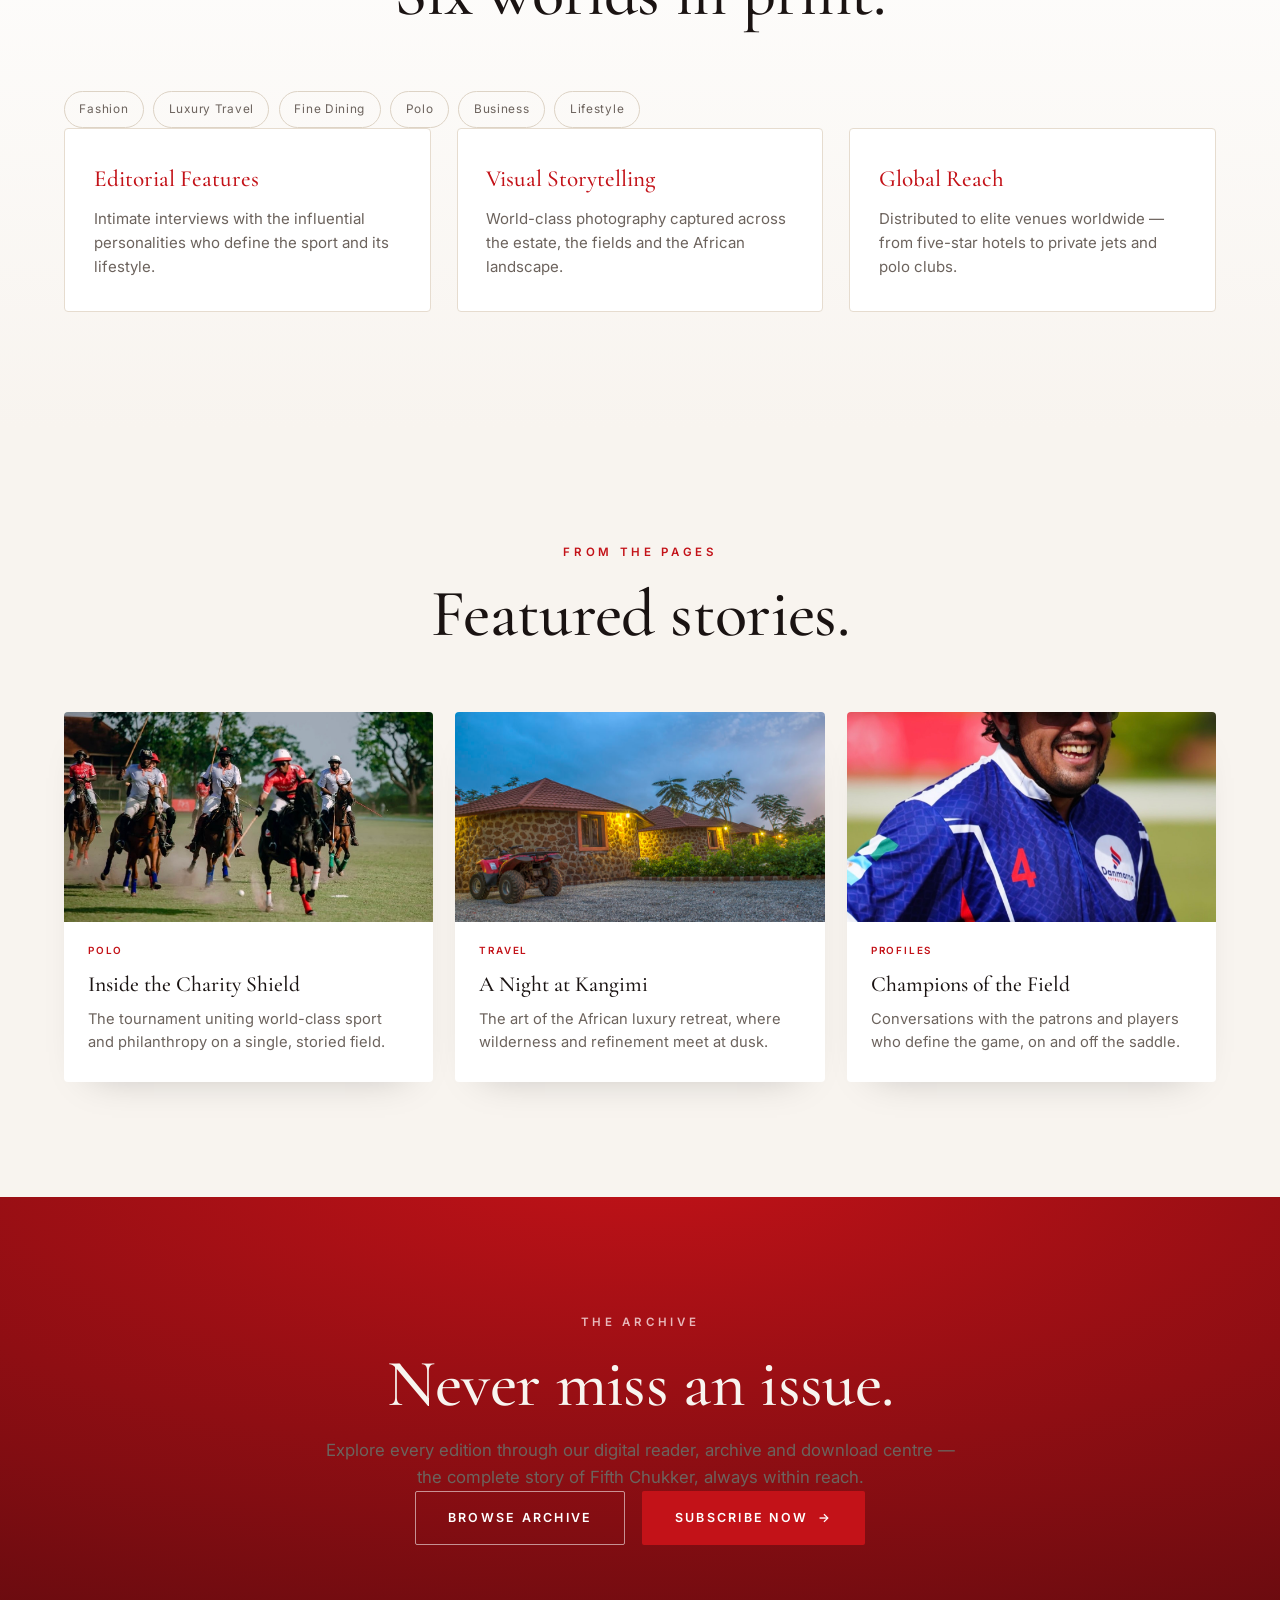
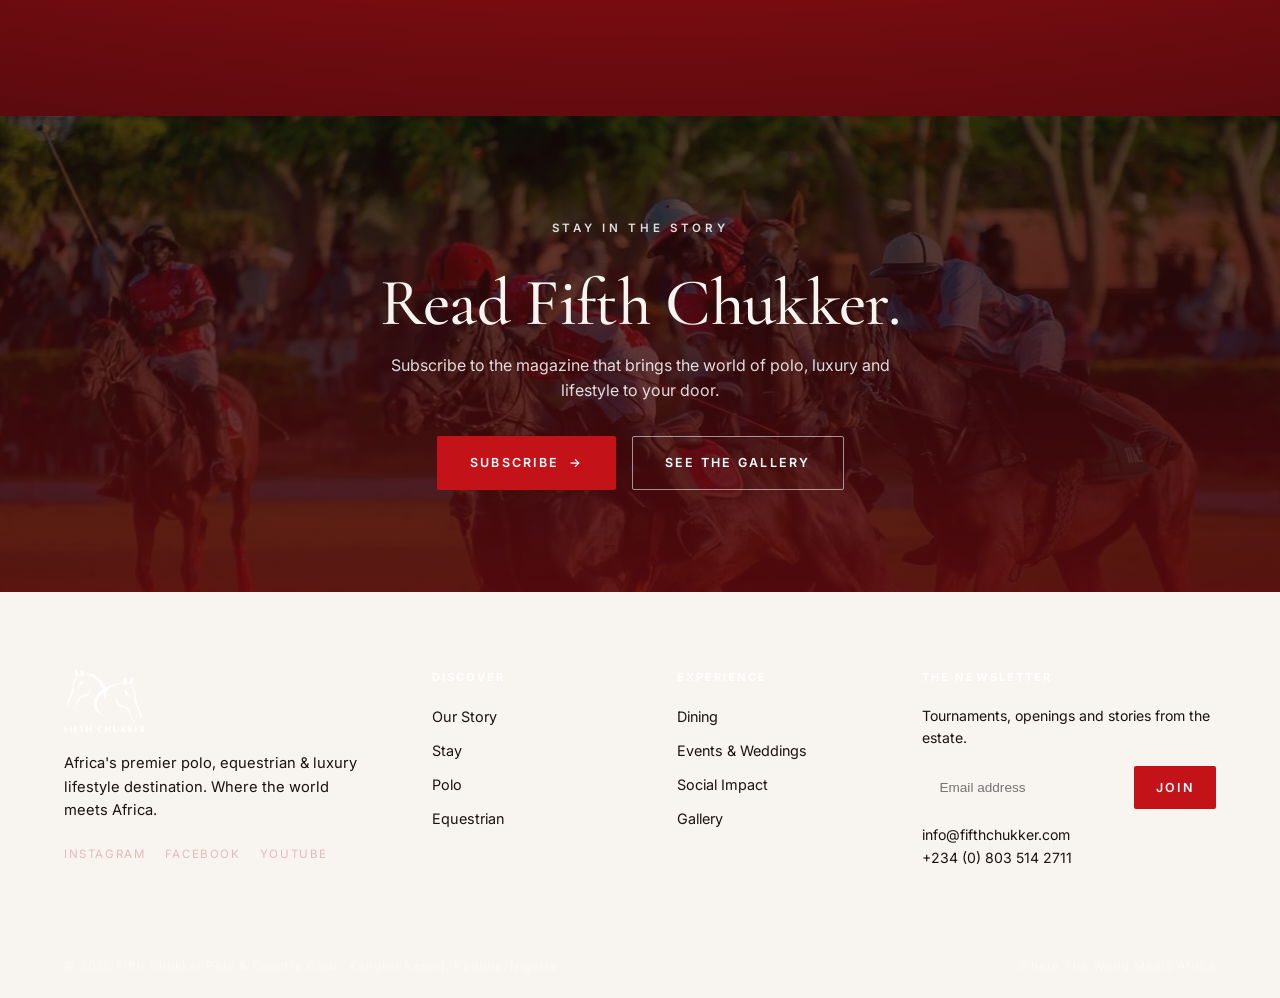
<file: magazine.html>
<!DOCTYPE html>
<html lang="en">
<head>
<meta charset="UTF-8" />
<meta name="viewport" content="width=device-width, initial-scale=1.0" />
<title>Magazine — Fifth Chukker Polo & Country Club</title>
<meta name="description" content="The Fifth Chukker Magazine — a luxury lifestyle and polo publication reaching over 500,000 readers worldwide through five-star hotels, global polo clubs and private jets." />
<link rel="preconnect" href="https://fonts.googleapis.com" />
<link rel="preconnect" href="https://fonts.gstatic.com" crossorigin />
<link href="https://fonts.googleapis.com/css2?family=Cormorant+Garamond:ital,wght@0,400;0,500;0,600;1,400;1,500&family=Inter:wght@300;400;500;600&display=swap" rel="stylesheet" />
<link rel="icon" href="assets/logo.png" />
<link rel="stylesheet" href="styles.css" />
<script src="partials.js" defer></script>
</head>
<body data-page="magazine">

<header id="site-header"></header>

<!-- PAGE HERO -->
<section class="phero">
  <div class="phero__media">
    <img src="assets/polo-lady.jpg" alt="Striking woman polo player" />
    <div class="phero__veil"></div>
  </div>
  <div class="phero__content">
    <p class="eyebrow eyebrow--light">Fifth Chukker Magazine</p>
    <h1 class="phero__title">The lifestyle of<br />the Sport of Kings.</h1>
    <p class="phero__sub">A luxury lifestyle and polo publication reaching over 500,000 readers worldwide.</p>
    <p class="crumbs"><a href="index.html">Home</a> &nbsp;/&nbsp; Magazine</p>
  </div>
</section>

<!-- CURRENT ISSUE -->
<section class="section">
  <div class="split reveal">
    <div class="split__media"><img src="assets/polo-lady.jpg" alt="Fifth Chukker Magazine cover" class="tilt" /></div>
    <div class="split__text">
      <p class="eyebrow">Issue No. 14</p>
      <h2 class="h-display">Inside the<br />latest issue.</h2>
      <p>Each edition of the Fifth Chukker Magazine moves effortlessly between worlds — fashion and luxury
        travel, fine dining and the fast poetry of polo, alongside the business and influential personalities
        who shape the modern game.</p>
      <p>Curated to the highest editorial standard, the magazine is distributed through five-star hotels,
        global polo clubs, private jets and corporate lounges — placing the estate in the hands of the
        world's most discerning readers.</p>
      <div class="stats">
        <div class="stat"><span class="stat__num" data-count="500" data-suffix="K+"></span><span class="stat__label">Global Readers</span></div>
        <div class="stat"><span class="stat__num" data-count="14"></span><span class="stat__label">Issues Published</span></div>
        <div class="stat"><span class="stat__num" data-count="6"></span><span class="stat__label">Categories</span></div>
        <div class="stat"><span class="stat__num" data-count="50" data-suffix="+"></span><span class="stat__label">Countries</span></div>
      </div>
      <a href="#" class="btn btn--brand" onclick="return false">Read Latest Issue <span class="btn-arrow">→</span></a>
      <a href="contact.html" class="btn btn--ghost-dark">Subscribe <span class="btn-arrow">→</span></a>
    </div>
  </div>
</section>

<!-- CATEGORIES -->
<section class="section section--cream">
  <div class="section__head reveal">
    <p class="eyebrow eyebrow--center">What's Inside</p>
    <h2 class="h-display center">Six worlds in print.</h2>
  </div>
  <div class="tags center reveal">
    <span>Fashion</span>
    <span>Luxury Travel</span>
    <span>Fine Dining</span>
    <span>Polo</span>
    <span>Business</span>
    <span>Lifestyle</span>
  </div>
  <div class="pillars wrap">
    <div class="pillar reveal"><h4>Editorial Features</h4><p>Intimate interviews with the influential personalities who define the sport and its lifestyle.</p></div>
    <div class="pillar reveal"><h4>Visual Storytelling</h4><p>World-class photography captured across the estate, the fields and the African landscape.</p></div>
    <div class="pillar reveal"><h4>Global Reach</h4><p>Distributed to elite venues worldwide — from five-star hotels to private jets and polo clubs.</p></div>
  </div>
</section>

<!-- FEATURED ARTICLES -->
<section class="section">
  <div class="section__head reveal">
    <p class="eyebrow eyebrow--center">From the Pages</p>
    <h2 class="h-display center">Featured stories.</h2>
  </div>
  <div class="cardgrid wrap">
    <article class="card reveal"><img src="assets/polo-golden.jpg" alt="Golden-hour polo">
      <div class="card__body"><span class="card__tag">Polo</span><h4>Inside the Charity Shield</h4>
        <p>The tournament uniting world-class sport and philanthropy on a single, storied field.</p></div></article>
    <article class="card reveal"><img src="assets/huts-dusk.jpg" alt="Luxury huts at dusk">
      <div class="card__body"><span class="card__tag">Travel</span><h4>A Night at Kangimi</h4>
        <p>The art of the African luxury retreat, where wilderness and refinement meet at dusk.</p></div></article>
    <article class="card reveal"><img src="assets/polo-player-2.jpg" alt="Smiling polo player portrait">
      <div class="card__body"><span class="card__tag">Profiles</span><h4>Champions of the Field</h4>
        <p>Conversations with the patrons and players who define the game, on and off the saddle.</p></div></article>
  </div>
</section>

<!-- ARCHIVE / SUBSCRIBE -->
<section class="section section--brand">
  <div class="section__head reveal">
    <p class="eyebrow eyebrow--center eyebrow--light">The Archive</p>
    <h2 class="h-display center light">Never miss an issue.</h2>
    <p class="section__lede center light">Explore every edition through our digital reader, archive and download centre —
      the complete story of Fifth Chukker, always within reach.</p>
    <div class="hero__actions" style="justify-content:center">
      <a href="#" class="btn btn--ghost" onclick="return false">Browse Archive</a>
      <a href="contact.html" class="btn btn--brand">Subscribe Now <span class="btn-arrow">→</span></a>
    </div>
  </div>
</section>

<!-- CTA -->
<section class="ctaband">
  <img src="assets/polo-action-1.jpg" alt="" class="ctaband__bg" />
  <div class="ctaband__veil"></div>
  <div class="reveal">
    <p class="eyebrow eyebrow--center eyebrow--light">Stay in the Story</p>
    <h2 class="h-display light">Read Fifth Chukker.</h2>
    <p>Subscribe to the magazine that brings the world of polo, luxury and lifestyle to your door.</p>
    <div class="hero__actions" style="justify-content:center">
      <a href="contact.html" class="btn btn--brand">Subscribe <span class="btn-arrow">→</span></a>
      <a href="gallery.html" class="btn btn--ghost">See the Gallery</a>
    </div>
  </div>
</section>

<footer id="site-footer"></footer>
</body>
</html>
</file>
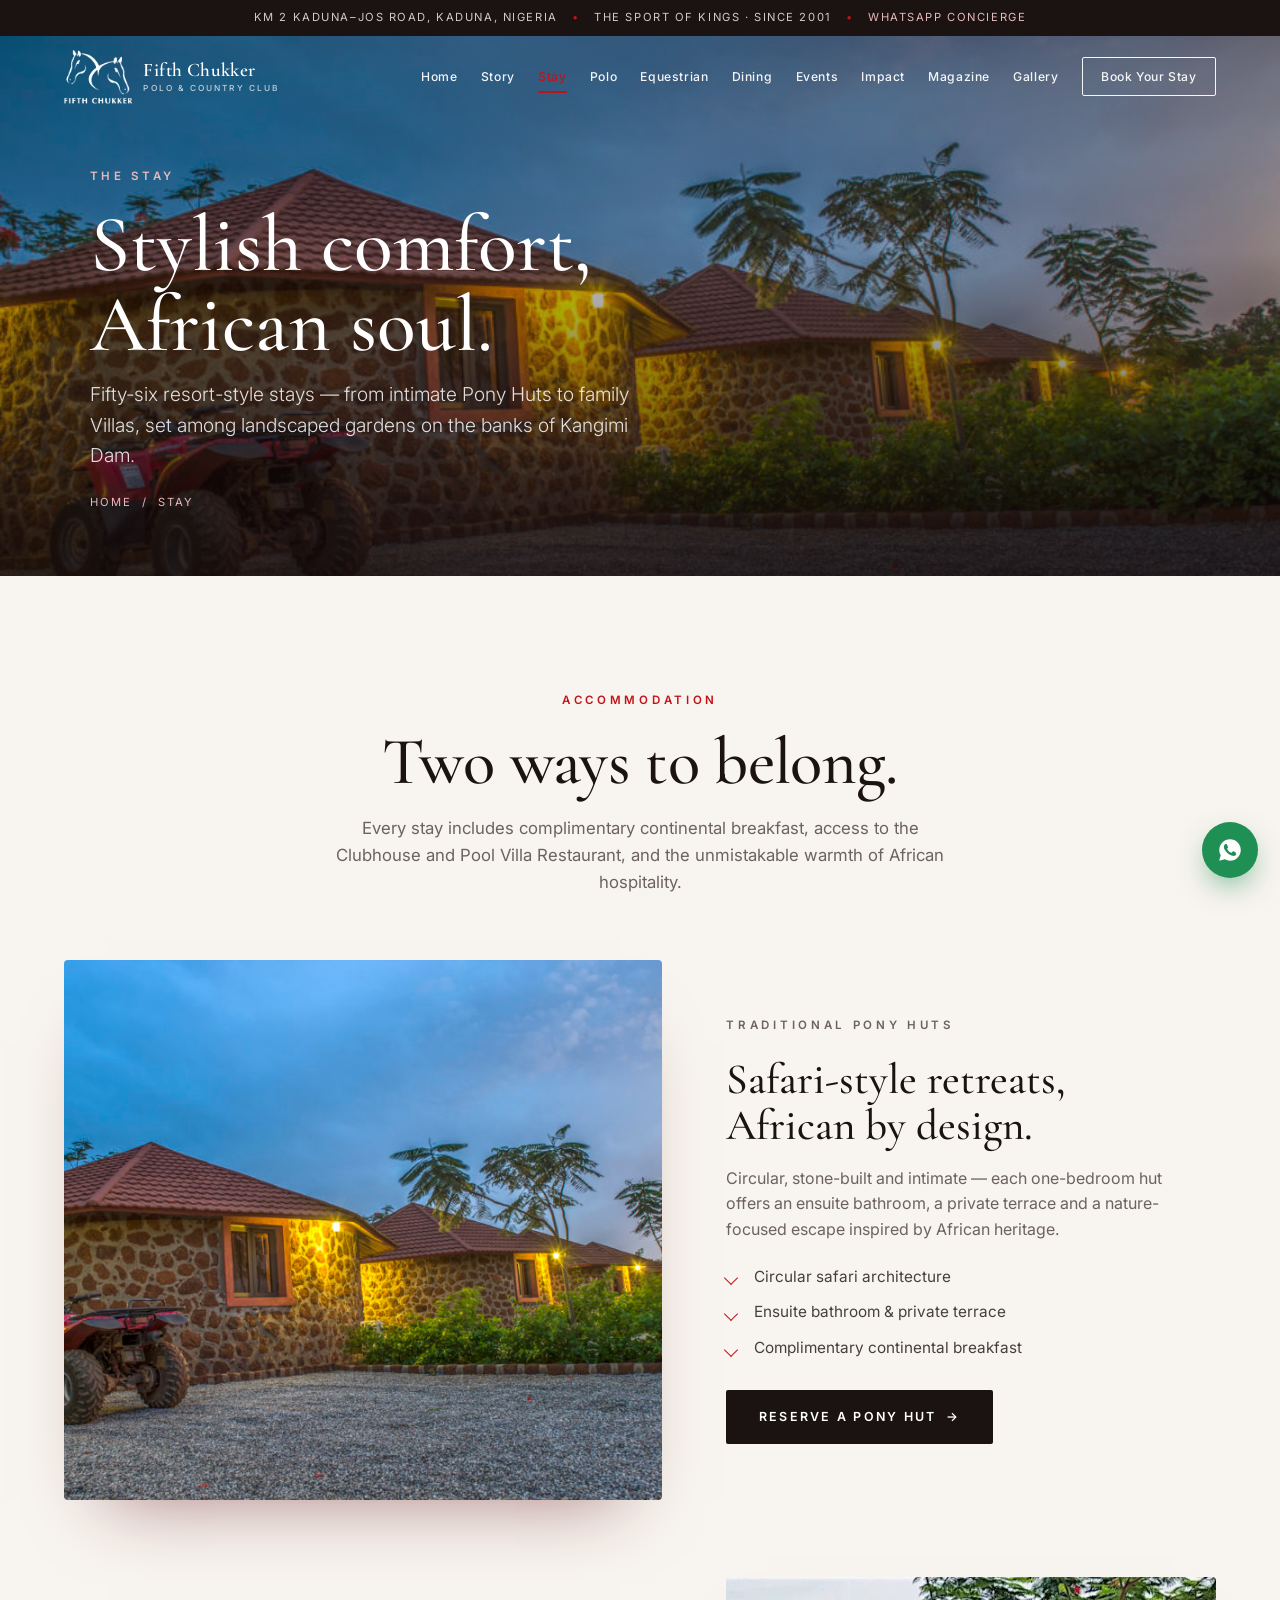
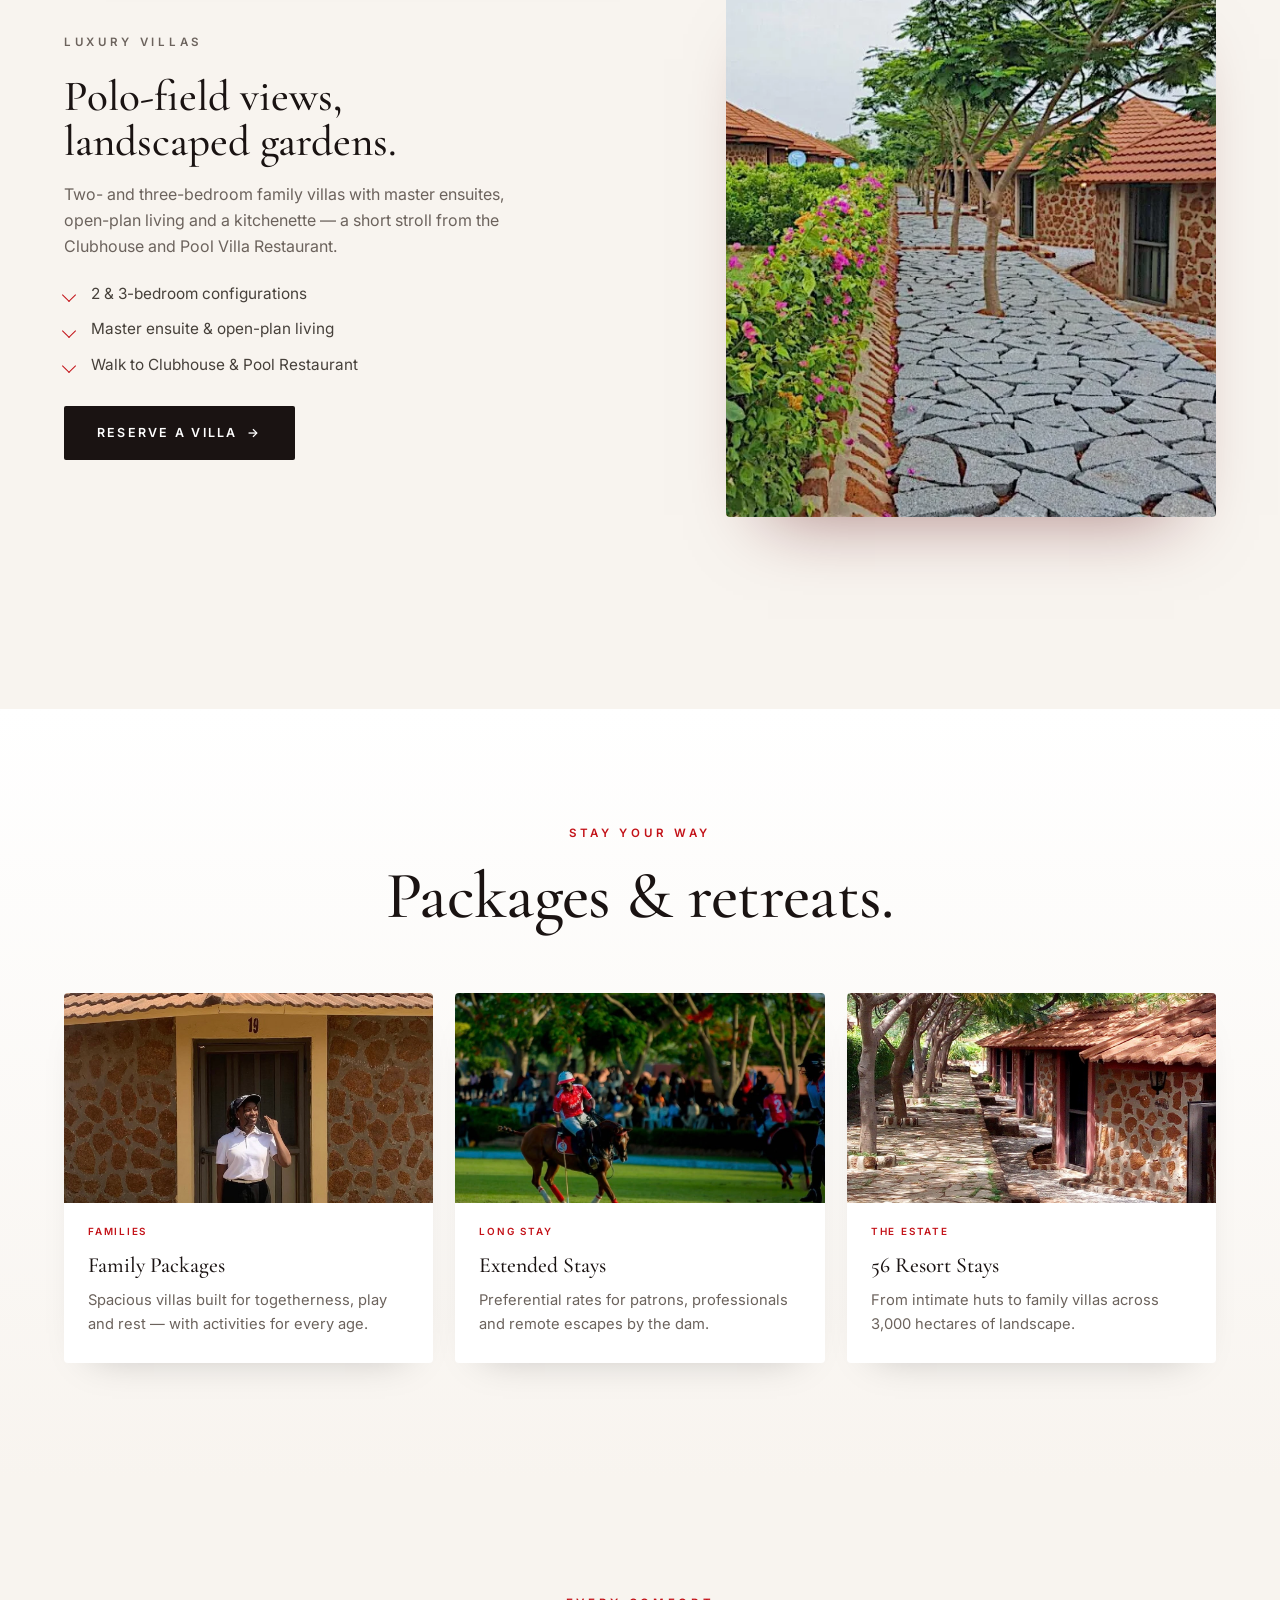
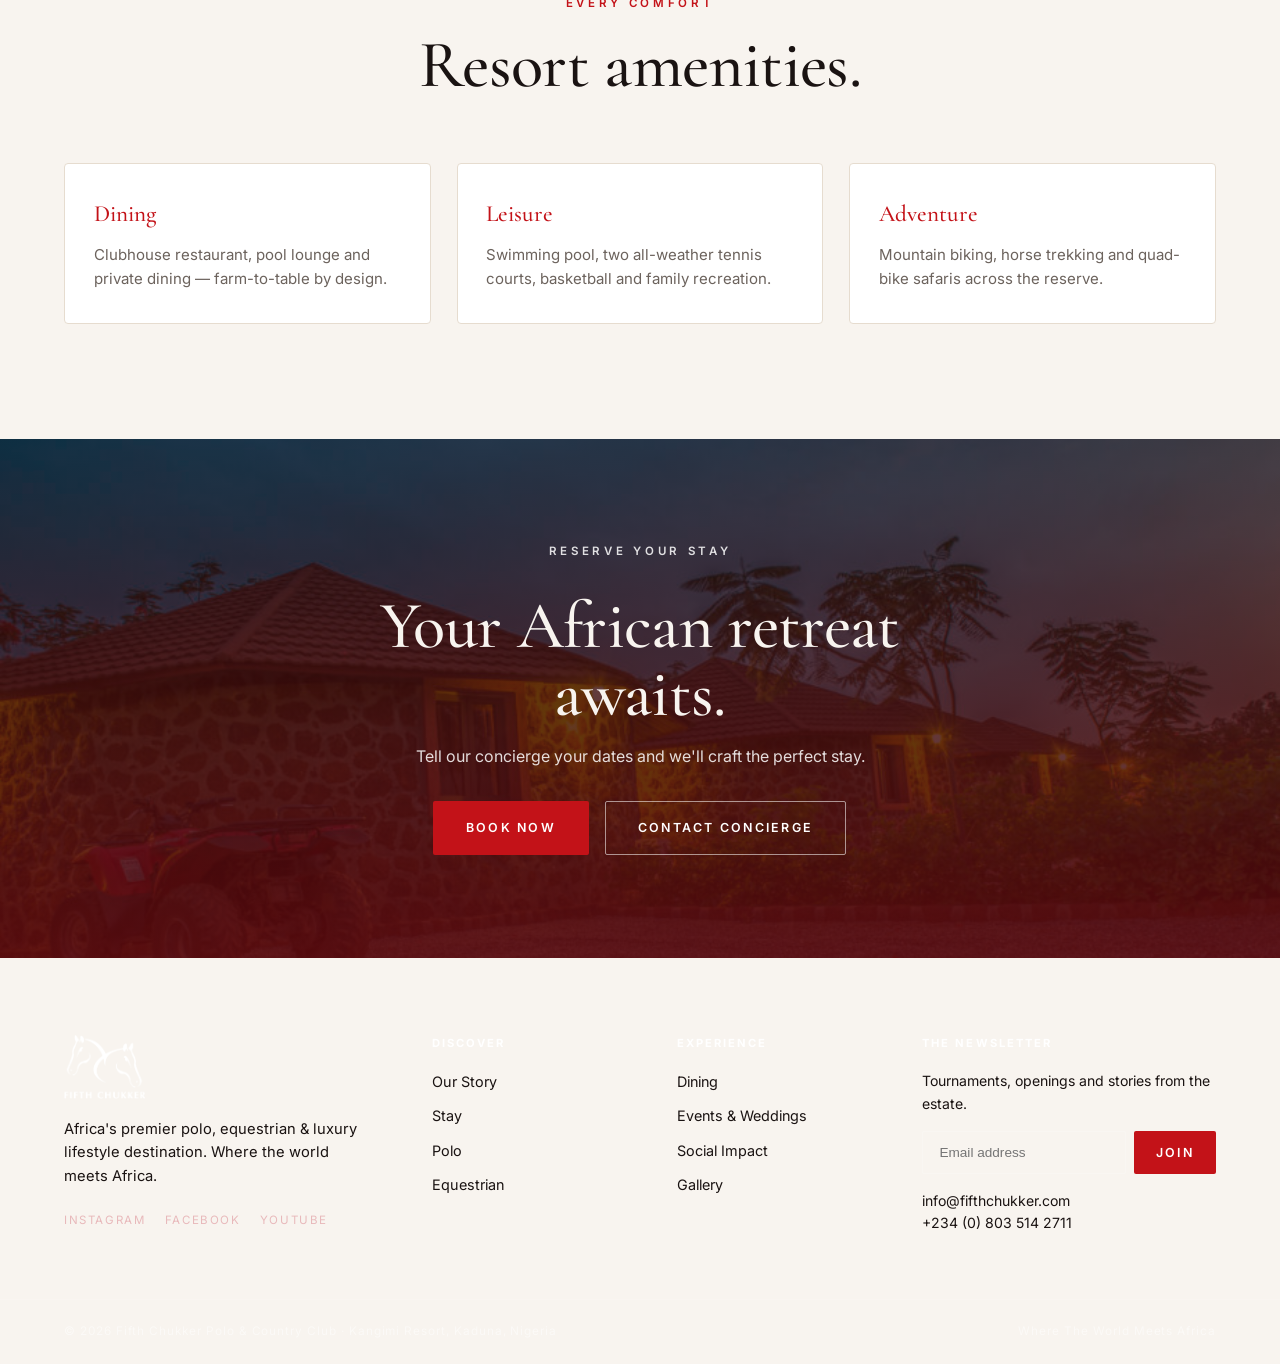
<file: stay.html>
<!DOCTYPE html>
<html lang="en">
<head>
<meta charset="UTF-8" />
<meta name="viewport" content="width=device-width, initial-scale=1.0" />
<title>Stay — Fifth Chukker Polo & Country Club</title>
<meta name="description" content="Luxury Villas and traditional Pony Huts at Fifth Chukker — 56 resort-style stays within Kangimi Resort, Kaduna, Nigeria." />
<link rel="preconnect" href="https://fonts.googleapis.com" />
<link rel="preconnect" href="https://fonts.gstatic.com" crossorigin />
<link href="https://fonts.googleapis.com/css2?family=Cormorant+Garamond:ital,wght@0,400;0,500;0,600;1,400;1,500&family=Inter:wght@300;400;500;600&display=swap" rel="stylesheet" />
<link rel="icon" href="assets/logo.png" />
<link rel="stylesheet" href="styles.css" />
<script src="partials.js" defer></script>
</head>
<body data-page="stay">

<header id="site-header"></header>

<!-- PAGE HERO -->
<section class="phero">
  <div class="phero__media">
    <img src="assets/huts-dusk.jpg" alt="Pony Huts at dusk" />
    <div class="phero__veil"></div>
  </div>
  <div class="phero__content">
    <p class="eyebrow eyebrow--light">The Stay</p>
    <h1 class="phero__title">Stylish comfort,<br />African soul.</h1>
    <p class="phero__sub">Fifty-six resort-style stays — from intimate Pony Huts to family Villas,
      set among landscaped gardens on the banks of Kangimi Dam.</p>
    <p class="crumbs"><a href="index.html">Home</a> &nbsp;/&nbsp; Stay</p>
  </div>
</section>

<!-- INTRO -->
<section class="section">
  <div class="section__head reveal">
    <p class="eyebrow eyebrow--center">Accommodation</p>
    <h2 class="h-display center">Two ways to belong.</h2>
    <p class="section__lede center">Every stay includes complimentary continental breakfast, access to the
      Clubhouse and Pool Villa Restaurant, and the unmistakable warmth of African hospitality.</p>
  </div>

  <!-- PONY HUTS -->
  <div class="feature reveal">
    <div class="feature__media"><img src="assets/huts-dusk.jpg" alt="Pony Huts" class="tilt" /></div>
    <div class="feature__text">
      <p class="eyebrow">Traditional Pony Huts</p>
      <h3 class="h-mid">Safari-style retreats,<br />African by design.</h3>
      <p>Circular, stone-built and intimate — each one-bedroom hut offers an ensuite bathroom,
        a private terrace and a nature-focused escape inspired by African heritage.</p>
      <ul class="ticks">
        <li>Circular safari architecture</li>
        <li>Ensuite bathroom &amp; private terrace</li>
        <li>Complimentary continental breakfast</li>
      </ul>
      <a href="contact.html" class="btn btn--dark">Reserve a Pony Hut <span class="btn-arrow">→</span></a>
    </div>
  </div>

  <!-- VILLAS -->
  <div class="feature feature--rev reveal">
    <div class="feature__media"><img src="assets/huts-garden.webp" alt="Luxury Villas" class="tilt" /></div>
    <div class="feature__text">
      <p class="eyebrow">Luxury Villas</p>
      <h3 class="h-mid">Polo-field views,<br />landscaped gardens.</h3>
      <p>Two- and three-bedroom family villas with master ensuites, open-plan living and a
        kitchenette — a short stroll from the Clubhouse and Pool Villa Restaurant.</p>
      <ul class="ticks">
        <li>2 &amp; 3-bedroom configurations</li>
        <li>Master ensuite &amp; open-plan living</li>
        <li>Walk to Clubhouse &amp; Pool Restaurant</li>
      </ul>
      <a href="contact.html" class="btn btn--dark">Reserve a Villa <span class="btn-arrow">→</span></a>
    </div>
  </div>
</section>

<!-- ROOM CARDS -->
<section class="section section--cream">
  <div class="section__head reveal">
    <p class="eyebrow eyebrow--center">Stay Your Way</p>
    <h2 class="h-display center">Packages &amp; retreats.</h2>
  </div>
  <div class="cardgrid wrap">
    <article class="card reveal"><img src="assets/hut-single.jpg" alt="Family villa">
      <div class="card__body"><span class="card__tag">Families</span><h4>Family Packages</h4>
        <p>Spacious villas built for togetherness, play and rest — with activities for every age.</p></div></article>
    <article class="card reveal"><img src="assets/huts-row.jpg" alt="Extended stay">
      <div class="card__body"><span class="card__tag">Long Stay</span><h4>Extended Stays</h4>
        <p>Preferential rates for patrons, professionals and remote escapes by the dam.</p></div></article>
    <article class="card reveal"><img src="assets/huts-path.jpg" alt="Resort stays">
      <div class="card__body"><span class="card__tag">The Estate</span><h4>56 Resort Stays</h4>
        <p>From intimate huts to family villas across 3,000 hectares of landscape.</p></div></article>
  </div>
</section>

<!-- AMENITIES PILLARS -->
<section class="section">
  <div class="section__head reveal">
    <p class="eyebrow eyebrow--center">Every Comfort</p>
    <h2 class="h-display center">Resort amenities.</h2>
  </div>
  <div class="pillars wrap">
    <div class="pillar reveal"><h4>Dining</h4><p>Clubhouse restaurant, pool lounge and private dining — farm-to-table by design.</p></div>
    <div class="pillar reveal"><h4>Leisure</h4><p>Swimming pool, two all-weather tennis courts, basketball and family recreation.</p></div>
    <div class="pillar reveal"><h4>Adventure</h4><p>Mountain biking, horse trekking and quad-bike safaris across the reserve.</p></div>
  </div>
</section>

<!-- CTA -->
<section class="ctaband">
  <img src="assets/huts-dusk.jpg" alt="" class="ctaband__bg" />
  <div class="ctaband__veil"></div>
  <div class="reveal">
    <p class="eyebrow eyebrow--center eyebrow--light">Reserve Your Stay</p>
    <h2 class="h-display light">Your African retreat<br />awaits.</h2>
    <p>Tell our concierge your dates and we'll craft the perfect stay.</p>
    <div class="hero__actions" style="justify-content:center">
      <a href="contact.html" class="btn btn--brand">Book Now</a>
      <a href="contact.html" class="btn btn--ghost">Contact Concierge</a>
    </div>
  </div>
</section>

<footer id="site-footer"></footer>
</body>
</html>
</file>
<file: styles.css>
/* =========================================================
   FIFTH CHUKKER — Polo & Country Club
   Global stylesheet · brand red #C31218
   ========================================================= */
:root{
  --brand:#C31218;        /* logo red */
  --brand-2:#9E0E13;      /* deeper red */
  --wine:#5A0A0E;         /* darkest red */
  --ink:#1A1312;          /* warm near-black */
  --charcoal:#241b1a;
  --ivory:#F8F4EF;
  --cream:#FBF8F4;
  --sand:#EBE1D4;
  --stone:#C2B8AD;
  --gold:#B68A3E;         /* restrained luxury accent */
  --muted:#6c635d;
  --serif:'Cormorant Garamond', Georgia, serif;
  --sans:'Inter', system-ui, sans-serif;
  --ease:cubic-bezier(.22,.61,.36,1);
  --maxw:1280px;
}
*{box-sizing:border-box;margin:0;padding:0}
html{scroll-behavior:smooth}
body{font-family:var(--sans);color:var(--ink);background:var(--ivory);line-height:1.6;
  -webkit-font-smoothing:antialiased;overflow-x:hidden}
img{display:block;width:100%;height:100%;object-fit:cover}
a{color:inherit;text-decoration:none}
em{font-style:italic}
::selection{background:var(--brand);color:#fff}

/* ---------- scroll progress ---------- */
.progress{position:fixed;top:0;left:0;height:3px;width:0;z-index:100;
  background:linear-gradient(90deg,var(--brand),var(--gold))}

/* ---------- typography ---------- */
.h-display{font-family:var(--serif);font-weight:500;line-height:1.02;
  font-size:clamp(2.4rem,5.2vw,4.4rem);letter-spacing:-.01em}
.h-mid{font-family:var(--serif);font-weight:500;line-height:1.05;font-size:clamp(1.8rem,3.4vw,2.7rem)}
.center{text-align:center}.light{color:var(--ivory)}.light-muted{color:rgba(248,244,239,.78)}
.eyebrow{font-family:var(--sans);font-size:.72rem;font-weight:600;letter-spacing:.32em;
  text-transform:uppercase;color:var(--brand);margin-bottom:1.2rem}
.eyebrow--center{text-align:center}
.eyebrow--light{color:#e8b9bb}.eyebrow--gold{color:var(--gold)}
.section{padding:clamp(4.5rem,9vw,8rem) clamp(1.2rem,5vw,4rem);max-width:var(--maxw);margin:0 auto}
.section__head{max-width:780px;margin:0 auto clamp(2.5rem,5vw,4rem)}
.section__lede{max-width:640px;margin:1.2rem auto 0;color:var(--muted);font-size:1.05rem}
.section--cream{background:linear-gradient(180deg,#fff,var(--ivory))}
.section--dark{background:var(--ink);color:#fff;padding:clamp(4.5rem,9vw,8rem) clamp(1.2rem,5vw,4rem)}
.section--dark .section__head{max-width:780px;margin:0 auto clamp(2.5rem,5vw,4rem)}
.section--brand{background:radial-gradient(130% 120% at 50% -10%,var(--brand),var(--wine));color:#fff;
  padding:clamp(4.5rem,9vw,8rem) clamp(1.2rem,5vw,4rem)}
.section--brand .section__head{max-width:780px;margin:0 auto clamp(2.5rem,5vw,3.5rem)}
.wrap{max-width:var(--maxw);margin:0 auto}

/* ---------- buttons ---------- */
.btn{display:inline-flex;align-items:center;justify-content:center;gap:.6rem;font-family:var(--sans);
  font-size:.78rem;font-weight:600;letter-spacing:.18em;text-transform:uppercase;padding:1rem 2rem;
  border:1px solid transparent;cursor:pointer;transition:.4s var(--ease);border-radius:2px}
.btn--brand{background:var(--brand);color:#fff}
.btn--brand:hover{background:var(--brand-2);transform:translateY(-2px);box-shadow:0 14px 32px -12px rgba(195,18,24,.6)}
.btn--ghost{border-color:rgba(255,255,255,.55);color:#fff}
.btn--ghost:hover{background:#fff;color:var(--brand)}
.btn--ghost-dark{border-color:var(--brand);color:var(--brand)}
.btn--ghost-dark:hover{background:var(--brand);color:#fff}
.btn--dark{background:var(--ink);color:#fff}
.btn--dark:hover{background:var(--brand);transform:translateY(-2px)}
.btn--block{width:100%}
.btn-arrow{transition:transform .35s var(--ease)}
.btn:hover .btn-arrow{transform:translateX(4px)}

/* ---------- topbar ---------- */
.topbar{background:var(--ink);color:rgba(248,244,239,.82);font-size:.7rem;letter-spacing:.14em;
  text-transform:uppercase;display:flex;gap:.9rem;align-items:center;justify-content:center;
  padding:.55rem 1rem;flex-wrap:wrap}
.topbar__dot{color:var(--brand)}
.topbar__link{color:#e8b9bb}.topbar__link:hover{color:#fff}

/* ---------- nav ---------- */
.nav{position:sticky;top:0;z-index:50;background:transparent;transition:.45s var(--ease)}
.nav.scrolled{background:rgba(248,244,239,.97);box-shadow:0 1px 0 rgba(0,0,0,.07);backdrop-filter:blur(10px)}
.nav__inner{max-width:1400px;margin:0 auto;display:flex;align-items:center;justify-content:space-between;
  padding:.9rem clamp(1.2rem,5vw,4rem)}
.brand{display:flex;align-items:center;gap:.7rem}
.brand__logo{width:auto;height:54px;width:auto;transition:.4s}
.brand__logo--white{filter:brightness(0) invert(1)}
.nav:not(.scrolled) .brand__logo{filter:brightness(0) invert(1)}
.nav.scrolled .brand__logo{filter:none}
.brand__txt{display:flex;flex-direction:column;line-height:1;color:#fff;transition:.4s}
.nav.scrolled .brand__txt{color:var(--ink)}
.brand__txt b{font-family:var(--serif);font-size:1.2rem;font-weight:600;letter-spacing:.02em}
.brand__txt small{font-size:.52rem;font-weight:500;letter-spacing:.26em;text-transform:uppercase;opacity:.72;margin-top:.25rem}
.nav__links{display:flex;align-items:center;gap:1.45rem}
.nav__links a{position:relative;font-size:.76rem;font-weight:500;letter-spacing:.05em;color:#fff;opacity:.94;transition:.3s}
.nav.scrolled .nav__links a{color:var(--ink)}
.nav__links a:not(.nav__cta)::after{content:"";position:absolute;left:0;bottom:-6px;width:0;height:1.5px;
  background:var(--brand);transition:.35s var(--ease)}
.nav__links a:not(.nav__cta):hover::after,.nav__links a.is-active::after{width:100%}
.nav__links a:hover{color:var(--brand)}
.nav.scrolled .nav__links a.is-active,.nav__links a.is-active{color:var(--brand)}
.nav__cta{border:1px solid currentColor;padding:.55rem 1.15rem;border-radius:2px;color:#fff!important}
.nav.scrolled .nav__cta{color:var(--brand)!important;border-color:var(--brand)}
.nav__cta:hover{background:var(--brand);color:#fff!important;border-color:var(--brand)}
.nav__burger{display:none;flex-direction:column;gap:5px;background:none;border:0;cursor:pointer;padding:6px;z-index:56}
.nav__burger span{width:26px;height:2px;background:#fff;transition:.3s}
.nav.scrolled .nav__burger span{background:var(--ink)}
.nav__burger.open span{background:#fff}
.nav__burger.open span:nth-child(1){transform:translateY(7px) rotate(45deg)}
.nav__burger.open span:nth-child(2){opacity:0}
.nav__burger.open span:nth-child(3){transform:translateY(-7px) rotate(-45deg)}

/* ========== HOME HERO (video) ========== */
.hero{position:relative;height:100vh;min-height:640px;display:flex;align-items:center;
  margin-top:calc(-1 * (54px + 1.8rem));padding:0 clamp(1.2rem,7vw,7rem);overflow:hidden}
.hero__media{position:absolute;inset:0;z-index:-2;background:#1A1312}
.hero__media img,.hero__media video{position:absolute;inset:0;width:100%;height:100%;object-fit:cover}
.hero__poster{z-index:1;transition:opacity 1.2s var(--ease)}
.hero__video{z-index:2;opacity:0;transition:opacity 1.4s var(--ease)}
.hero__video.ready{opacity:1}
.hero__veil{position:absolute;inset:0;z-index:3;
  background:linear-gradient(100deg,rgba(20,10,10,.8) 0%,rgba(20,10,10,.42) 45%,rgba(20,10,10,.12) 100%),
             linear-gradient(0deg,rgba(20,10,10,.72),transparent 42%)}
.hero__content{position:relative;z-index:4;max-width:760px;color:#fff}
.hero__title{font-family:var(--serif);font-weight:500;font-size:clamp(2.9rem,8vw,6.6rem);line-height:.98;
  letter-spacing:-.01em;margin:.4rem 0 1.4rem}
.hero__title em{color:#fff}
.hero__title .word{display:inline-block;opacity:0;transform:translateY(110%) rotate(4deg);
  animation:wordUp .9s var(--ease) forwards}
.hero__title .line{display:block;overflow:hidden}
@keyframes wordUp{to{opacity:1;transform:none}}
.hero__sub{font-size:clamp(1rem,1.6vw,1.25rem);max-width:540px;color:rgba(255,255,255,.86);font-weight:300;margin-bottom:2.2rem;
  opacity:0;animation:fadeUp .8s var(--ease) .7s forwards}
.hero__actions{display:flex;gap:1rem;flex-wrap:wrap;opacity:0;animation:fadeUp .8s var(--ease) .9s forwards}
@keyframes fadeUp{from{opacity:0;transform:translateY(20px)}to{opacity:1;transform:none}}
.hero__scroll{position:absolute;bottom:1.8rem;left:50%;transform:translateX(-50%);z-index:4;
  display:flex;flex-direction:column;align-items:center;gap:.6rem;color:#fff;font-size:.6rem;letter-spacing:.3em;text-transform:uppercase}
.hero__scroll i{width:1px;height:46px;background:linear-gradient(var(--brand),transparent);animation:scrolldown 2s var(--ease) infinite}
@keyframes scrolldown{0%{transform:scaleY(0);transform-origin:top}45%{transform:scaleY(1);transform-origin:top}
  55%{transform:scaleY(1);transform-origin:bottom}100%{transform:scaleY(0);transform-origin:bottom}}
.hero__sound{position:absolute;right:clamp(1.2rem,5vw,3rem);bottom:2rem;z-index:5;width:44px;height:44px;border-radius:50%;
  border:1px solid rgba(255,255,255,.4);background:rgba(0,0,0,.25);color:#fff;cursor:pointer;display:none}

/* ========== PAGE HERO (inner pages) ========== */
.phero{position:relative;height:60vh;min-height:440px;display:flex;align-items:flex-end;
  margin-top:calc(-1 * (54px + 1.8rem));padding:0 clamp(1.2rem,7vw,6rem) clamp(2.5rem,5vw,4rem);overflow:hidden}
.phero__media{position:absolute;inset:0;z-index:-2;background:#1A1312}
.phero__media img,.phero__media video{position:absolute;inset:0;width:100%;height:100%;object-fit:cover}
.phero__veil{position:absolute;inset:0;z-index:1;
  background:linear-gradient(0deg,rgba(20,10,10,.82),rgba(20,10,10,.25) 60%,rgba(20,10,10,.45))}
.phero__content{position:relative;z-index:2;max-width:820px;color:#fff}
.phero__title{font-family:var(--serif);font-weight:500;font-size:clamp(2.6rem,6.5vw,5rem);line-height:1;margin:.5rem 0 .9rem}
.phero__sub{font-size:clamp(1rem,1.5vw,1.2rem);max-width:560px;color:rgba(255,255,255,.85);font-weight:300}
.crumbs{font-size:.7rem;letter-spacing:.18em;text-transform:uppercase;color:#e8b9bb;margin-top:1.4rem}
.crumbs a:hover{color:#fff}

/* ---------- marquee ---------- */
.marquee{background:var(--brand);color:#fff;overflow:hidden;white-space:nowrap;padding:.9rem 0;display:flex}
.marquee__track{display:inline-flex;gap:2.5rem;align-items:center;animation:marq 28s linear infinite;padding-left:2.5rem}
.marquee span{font-family:var(--serif);font-size:1.3rem;font-style:italic;display:inline-flex;gap:2.5rem;align-items:center}
.marquee span::after{content:"✦";font-size:.7rem;color:#e8b9bb;font-style:normal}
@keyframes marq{to{transform:translateX(-50%)}}

/* ---------- booking bar ---------- */
.booking{position:relative;z-index:5;max-width:var(--maxw);margin:-3.6rem auto 0;padding:0 clamp(1.2rem,5vw,4rem)}
.booking__bar{background:#fff;box-shadow:0 30px 60px -28px rgba(90,10,14,.35);border-top:3px solid var(--brand);
  display:grid;grid-template-columns:repeat(5,1fr) auto}
.booking__field{display:flex;flex-direction:column;gap:.35rem;padding:1.1rem 1.3rem;border-right:1px solid #eeeae3}
.booking__field label{font-size:.62rem;letter-spacing:.18em;text-transform:uppercase;color:var(--brand);font-weight:600}
.booking__field input,.booking__field select{border:0;font-family:var(--sans);font-size:.9rem;color:var(--ink);background:none;outline:none;width:100%}
.booking__submit{border-radius:0;letter-spacing:.14em}

/* ---------- story / split ---------- */
.split{display:grid;grid-template-columns:1fr 1fr;gap:clamp(2rem,5vw,5rem);align-items:center}
.split--rev .split__media{order:2}
.split__text p{color:var(--muted);margin-bottom:1.1rem;max-width:48ch}
.split__media{position:relative}
.split__media img{border-radius:4px;height:clamp(400px,52vw,600px);box-shadow:0 40px 70px -42px rgba(90,10,14,.45)}
.split__text h2,.split__text h3{margin:.4rem 0 1.1rem}
.tilt{transition:transform .4s var(--ease)}

.stats{display:grid;grid-template-columns:repeat(4,1fr);gap:1rem;margin-top:2.2rem;border-top:1px solid #e3d9cc;padding-top:1.8rem}
.stat__num{display:block;font-family:var(--serif);font-size:clamp(1.8rem,3vw,2.6rem);color:var(--brand);font-weight:600;line-height:1}
.stat__label{font-size:.66rem;letter-spacing:.12em;text-transform:uppercase;color:#8a8077}
.badge{position:absolute;bottom:-26px;left:-26px;background:var(--brand);color:#fff;padding:1.4rem 1.6rem;
  display:flex;align-items:center;gap:1rem;border-radius:4px;box-shadow:0 24px 50px -20px rgba(90,10,14,.6);max-width:300px}
.badge img{width:54px;height:54px;object-fit:contain;filter:brightness(0) invert(1)}
.badge-text{font-family:var(--serif);font-size:1.05rem;line-height:1.25}

/* ---------- explore mosaic ---------- */
.mosaic{display:grid;grid-template-columns:repeat(4,1fr);grid-auto-rows:200px;gap:14px}
.ecard{position:relative;background-size:cover;background-position:center;border-radius:4px;overflow:hidden;
  display:flex;align-items:flex-end;padding:1.4rem;color:#fff;isolation:isolate;transition:.5s var(--ease)}
.ecard::before{content:"";position:absolute;inset:0;z-index:-1;
  background:linear-gradient(0deg,rgba(20,10,10,.85),rgba(20,10,10,.05) 65%);transition:.5s var(--ease)}
.ecard:hover::before{background:linear-gradient(0deg,rgba(195,18,24,.6),rgba(20,10,10,.2))}
.ecard:hover{transform:translateY(-3px)}
.ecard--tall{grid-row:span 2}.ecard--wide{grid-column:span 2}
.ecard__index{position:absolute;top:1.1rem;left:1.4rem;font-size:.7rem;letter-spacing:.2em;opacity:.85;font-weight:600}
.ecard__title{font-family:var(--serif);font-size:1.5rem;font-weight:500;transition:.4s var(--ease)}
.ecard__go{position:absolute;top:1.1rem;right:1.4rem;opacity:0;transform:translate(-6px,6px);transition:.4s var(--ease);font-size:1.1rem}
.ecard:hover .ecard__go{opacity:1;transform:none}
.ecard:hover .ecard__title{transform:translateX(6px)}

/* ---------- rail ---------- */
.signature{position:relative}
.rail{display:flex;gap:1.4rem;overflow-x:auto;scroll-snap-type:x mandatory;padding:.5rem .2rem 1.4rem;
  max-width:var(--maxw);margin:0 auto;scrollbar-width:none}
.rail::-webkit-scrollbar{display:none}
.xcard{flex:0 0 320px;scroll-snap-align:start;background:var(--charcoal);border-radius:4px;overflow:hidden;
  border:1px solid rgba(255,255,255,.08)}
.xcard img{height:240px;transition:.7s var(--ease)}
.xcard:hover img{transform:scale(1.06)}
.xcard__body{padding:1.4rem 1.5rem}
.xcard__body h3{font-family:var(--serif);font-size:1.45rem;font-weight:500;margin-bottom:.4rem}
.xcard__body p{color:rgba(255,255,255,.66);font-size:.9rem}
.rail__nav{display:flex;gap:.6rem;justify-content:center;margin-top:1rem}
.rail__nav button{width:48px;height:48px;border-radius:50%;border:1px solid rgba(255,255,255,.3);background:none;color:#fff;font-size:1.4rem;cursor:pointer;transition:.3s}
.rail__nav button:hover{background:var(--brand);border-color:var(--brand);color:#fff}
.section--cream .rail__nav button,.section--ivory .rail__nav button{border-color:#d9cfc2;color:var(--ink)}
.section--cream .rail__nav button:hover{background:var(--brand);color:#fff;border-color:var(--brand)}

/* ---------- feature blocks ---------- */
.feature{display:grid;grid-template-columns:1.1fr .9fr;gap:clamp(2rem,5vw,4.5rem);align-items:center;margin-bottom:clamp(3rem,6vw,5.5rem)}
.feature--rev .feature__media{order:2}
.feature__media img{height:clamp(360px,46vw,540px);border-radius:4px;box-shadow:0 40px 70px -42px rgba(90,10,14,.5)}
.feature__text h3{margin:.4rem 0 1.1rem}
.feature__text p{color:var(--muted);margin-bottom:1.4rem;max-width:48ch}
.ticks{list-style:none;margin-bottom:1.8rem;display:grid;gap:.7rem}
.ticks li{position:relative;padding-left:1.7rem;color:#46403a;font-size:.96rem}
.ticks li::before{content:"";position:absolute;left:0;top:.55em;width:9px;height:9px;border:1.5px solid var(--brand);border-top:0;border-right:0;transform:rotate(-45deg)}

/* ---------- card grid ---------- */
.cardgrid{display:grid;grid-template-columns:repeat(3,1fr);gap:1.4rem}
.cardgrid--2{grid-template-columns:repeat(2,1fr)}
.cardgrid--4{grid-template-columns:repeat(4,1fr)}
.card{background:#fff;border-radius:4px;overflow:hidden;box-shadow:0 18px 40px -28px rgba(0,0,0,.28);transition:.4s var(--ease)}
.card:hover{transform:translateY(-5px);box-shadow:0 30px 50px -28px rgba(90,10,14,.35)}
.card img{height:210px}
.card__body{padding:1.3rem 1.5rem 1.7rem}
.card__body h4,.card__body h3{font-family:var(--serif);font-size:1.35rem;font-weight:500;margin-bottom:.4rem}
.card__body p{color:var(--muted);font-size:.92rem}
.card__tag{font-size:.62rem;letter-spacing:.18em;text-transform:uppercase;color:var(--brand);font-weight:600;display:block;margin-bottom:.5rem}
.card--dark{background:var(--charcoal);border:1px solid rgba(255,255,255,.08)}
.card--dark .card__body h3,.card--dark .card__body h4{color:#fff}
.card--dark .card__body p{color:rgba(255,255,255,.66)}

/* ---------- pillars / icon list ---------- */
.pillars{display:grid;grid-template-columns:repeat(3,1fr);gap:1.6rem}
.pillar{border:1px solid #e6dccf;border-radius:4px;padding:2rem 1.8rem;transition:.4s var(--ease);background:#fff}
.pillar:hover{border-color:var(--brand);transform:translateY(-4px);box-shadow:0 24px 44px -28px rgba(90,10,14,.3)}
.pillar h3,.pillar h4{font-family:var(--serif);font-size:1.45rem;font-weight:500;margin-bottom:.6rem;color:var(--brand)}
.pillar p{color:var(--muted);font-size:.94rem}
.section--brand .pillar,.section--dark .pillar{background:rgba(255,255,255,.04);border-color:rgba(255,255,255,.16)}
.section--brand .pillar h3,.section--dark .pillar h3,.section--brand .pillar h4,.section--dark .pillar h4{color:#fff}
.section--brand .pillar p,.section--dark .pillar p{color:rgba(255,255,255,.78)}
.section--brand .pillar:hover,.section--dark .pillar:hover{border-color:#fff;background:rgba(255,255,255,.07)}

/* ---------- split media cards (dining etc) ---------- */
.dgrid{display:grid;grid-template-columns:1.4fr 1fr;grid-template-rows:auto auto;gap:1.4rem}
.dcard{position:relative;background-size:cover;background-position:center;border-radius:4px;min-height:260px;
  overflow:hidden;display:flex;align-items:flex-end;color:#fff;isolation:isolate}
.dcard::before{content:"";position:absolute;inset:0;z-index:-1;background:linear-gradient(0deg,rgba(20,10,10,.85),transparent 60%)}
.dcard--lg{grid-row:span 2;min-height:540px}
.dcard__body{padding:1.6rem 1.8rem}
.dcard__body h3{font-family:var(--serif);font-size:1.7rem;font-weight:500;margin-bottom:.3rem}
.dcard__body p{color:rgba(255,255,255,.8);font-size:.92rem;max-width:34ch}

/* ---------- metrics ---------- */
.metrics{display:grid;grid-template-columns:repeat(4,1fr);gap:1.5rem;text-align:center;
  border-top:1px solid rgba(255,255,255,.16);border-bottom:1px solid rgba(255,255,255,.16);padding:2.4rem 0;margin-bottom:clamp(2.5rem,5vw,3.5rem)}
.metric__num{display:block;font-family:var(--serif);font-size:clamp(2.2rem,4vw,3.4rem);color:#fff;font-weight:600;line-height:1}
.section--brand .metric__num{color:#fff}
.metric__label{font-size:.7rem;letter-spacing:.12em;text-transform:uppercase;color:rgba(255,255,255,.72)}

/* ---------- timeline ---------- */
.timeline{max-width:780px;margin:0 auto;position:relative;padding-left:2rem}
.timeline::before{content:"";position:absolute;left:6px;top:6px;bottom:6px;width:2px;background:linear-gradient(var(--brand),var(--sand))}
.tline{position:relative;padding:0 0 2.4rem 1.6rem}
.tline::before{content:"";position:absolute;left:-1.6px;top:6px;width:14px;height:14px;border-radius:50%;background:var(--brand);transform:translateX(-50%);box-shadow:0 0 0 4px var(--ivory)}
.tline h4{font-family:var(--serif);font-size:1.5rem;font-weight:600;color:var(--brand)}
.tline span{font-size:.7rem;letter-spacing:.18em;text-transform:uppercase;color:#8a8077;font-weight:600}
.tline p{color:var(--muted);margin-top:.4rem;max-width:52ch}

/* ---------- tags ---------- */
.tags{display:flex;flex-wrap:wrap;gap:.6rem}
.tags span{font-size:.74rem;letter-spacing:.06em;border:1px solid #ddd3c5;padding:.5rem .9rem;border-radius:40px;color:var(--muted)}
.section--dark .tags span,.section--brand .tags span{border-color:rgba(255,255,255,.25);color:rgba(255,255,255,.85)}

/* ---------- gallery ---------- */
.gfilters{display:flex;gap:.6rem;justify-content:center;flex-wrap:wrap;margin-bottom:2.2rem}
.chip{font-family:var(--sans);font-size:.74rem;letter-spacing:.12em;text-transform:uppercase;font-weight:500;
  padding:.6rem 1.2rem;border:1px solid #d8cebf;background:none;color:var(--muted);cursor:pointer;border-radius:40px;transition:.3s}
.chip:hover{border-color:var(--brand);color:var(--brand)}
.chip.is-active{background:var(--brand);border-color:var(--brand);color:#fff}
.ggrid{display:grid;grid-template-columns:repeat(4,1fr);grid-auto-rows:200px;gap:12px;max-width:var(--maxw);margin:0 auto}
.gitem{position:relative;overflow:hidden;border-radius:3px;cursor:pointer}
.gitem img{transition:.8s var(--ease)}
.gitem:hover img{transform:scale(1.08)}
.gitem::after{content:"";position:absolute;inset:0;background:rgba(195,18,24,0);transition:.4s}
.gitem:hover::after{background:rgba(195,18,24,.18)}
.g-tall{grid-row:span 2}.g-wide{grid-column:span 2}
.gitem.hide{display:none}

/* lightbox */
.lightbox{position:fixed;inset:0;z-index:120;background:rgba(15,8,8,.94);display:none;align-items:center;justify-content:center;padding:3vw}
.lightbox.open{display:flex}
.lightbox img{max-width:92vw;max-height:88vh;width:auto;height:auto;border-radius:4px;box-shadow:0 30px 80px -20px #000}
.lightbox__close{position:absolute;top:1.4rem;right:1.6rem;background:none;border:0;color:#fff;font-size:2rem;cursor:pointer;line-height:1}
.lightbox__nav{position:absolute;top:50%;transform:translateY(-50%);background:rgba(255,255,255,.12);border:0;color:#fff;
  width:54px;height:54px;border-radius:50%;font-size:1.6rem;cursor:pointer;transition:.3s}
.lightbox__nav:hover{background:var(--brand)}
.lightbox__prev{left:2rem}.lightbox__next{right:2rem}

/* ---------- quotes ---------- */
.quotes{text-align:center;position:relative;overflow:hidden}
.quotes__rail{max-width:880px;margin:0 auto;position:relative;min-height:210px}
.quote{position:absolute;inset:0;opacity:0;transition:.7s var(--ease);pointer-events:none;display:flex;flex-direction:column;align-items:center;justify-content:center;gap:1.4rem}
.quote.is-active{opacity:1;position:relative;pointer-events:auto}
.quote p{font-family:var(--serif);font-size:clamp(1.4rem,2.8vw,2.1rem);line-height:1.3;color:#fff;font-style:italic;max-width:760px}
.quote cite{font-style:normal;font-size:.72rem;letter-spacing:.2em;text-transform:uppercase;color:#e8b9bb}
.quotes__dots{display:flex;gap:.6rem;justify-content:center;margin-top:2rem}
.quotes__dots button{width:9px;height:9px;border-radius:50%;border:0;background:rgba(255,255,255,.3);cursor:pointer;transition:.3s;padding:0}
.quotes__dots button.is-active{background:var(--brand);width:26px;border-radius:6px}

/* ---------- cta band ---------- */
.ctaband{position:relative;overflow:hidden;text-align:center;color:#fff;padding:clamp(4rem,8vw,7rem) 1.5rem}
.ctaband__bg{position:absolute;inset:0;z-index:-2}
.ctaband__veil{position:absolute;inset:0;z-index:-1;background:linear-gradient(0deg,rgba(90,10,14,.9),rgba(20,10,10,.7))}
.ctaband h2{margin-bottom:1rem}
.ctaband p{max-width:540px;margin:0 auto 2rem;color:rgba(255,255,255,.85)}

/* ---------- contact ---------- */
.cgrid{display:grid;grid-template-columns:1fr 1fr;gap:clamp(2rem,5vw,5rem)}
.cblocks{display:grid;grid-template-columns:1fr 1fr;gap:1.8rem 2rem;margin-top:2rem}
.cblock h4{font-size:.7rem;letter-spacing:.18em;text-transform:uppercase;color:var(--brand);margin-bottom:.5rem}
.cblock p{color:#46403a;font-size:.96rem}
.cblock a:hover{color:var(--brand)}
.cform{background:#fff;padding:clamp(1.8rem,3vw,2.6rem);border-radius:4px;box-shadow:0 30px 60px -34px rgba(90,10,14,.4);border-top:3px solid var(--brand)}
.cform h3{margin-bottom:1.6rem}
.field{position:relative;margin-bottom:1.3rem}
.field input,.field select,.field textarea{width:100%;border:0;border-bottom:1px solid #ddd3c5;padding:.9rem 0 .5rem;
  font-family:var(--sans);font-size:.95rem;background:none;outline:none;color:var(--ink);resize:none}
.field input:focus,.field select:focus,.field textarea:focus{border-color:var(--brand)}
.field label{position:absolute;left:0;top:.9rem;color:#9c9286;font-size:.95rem;pointer-events:none;transition:.25s var(--ease)}
.field input:focus+label,.field input:not(:placeholder-shown)+label,
.field textarea:focus+label,.field textarea:not(:placeholder-shown)+label{top:-.55rem;font-size:.66rem;letter-spacing:.14em;text-transform:uppercase;color:var(--brand)}
.label--static{position:static;display:block;margin-bottom:.2rem;font-size:.66rem;letter-spacing:.14em;text-transform:uppercase;color:var(--brand)}
.cnote{margin-top:1rem;font-size:.85rem;color:var(--brand);min-height:1.2em;text-align:center}
.mapwrap{margin-top:1.5rem;border-radius:4px;overflow:hidden;box-shadow:0 24px 50px -34px rgba(90,10,14,.4);height:340px}
.mapwrap iframe{width:100%;height:100%;border:0;display:block}

/* ---------- footer ---------- */
.footer{background:var(--ink);color:rgba(255,255,255,.7)}
.footer__top{max-width:var(--maxw);margin:0 auto;padding:clamp(3.5rem,6vw,5rem) clamp(1.2rem,5vw,4rem) 3rem;
  display:grid;grid-template-columns:1.6fr 1fr 1fr 1.4fr;gap:2.5rem}
.footer__logo{height:64px;width:auto;filter:brightness(0) invert(1);margin-bottom:1.2rem}
.footer__tag{font-size:.92rem;max-width:34ch;margin-bottom:1.4rem}
.footer__social{display:flex;gap:1.2rem}
.footer__social a{font-size:.72rem;letter-spacing:.14em;text-transform:uppercase;color:#e8b9bb}
.footer__social a:hover{color:#fff}
.footer__col h5{font-size:.7rem;letter-spacing:.18em;text-transform:uppercase;color:#fff;margin-bottom:1.1rem}
.footer__col a{display:block;font-size:.9rem;margin-bottom:.7rem;transition:.3s}
.footer__col a:hover{color:var(--brand)}
.footer__news p{font-size:.88rem;margin-bottom:1rem}
.news{display:flex;gap:.5rem}
.news input{flex:1;background:rgba(255,255,255,.06);border:1px solid rgba(255,255,255,.15);padding:.8rem 1rem;color:#fff;font-size:.85rem;outline:none;border-radius:2px}
.news input:focus{border-color:var(--brand)}
.news .btn{padding:.8rem 1.3rem}
.footer__bottom{border-top:1px solid rgba(255,255,255,.1);padding:1.4rem clamp(1.2rem,5vw,4rem);max-width:var(--maxw);margin:0 auto;
  display:flex;justify-content:space-between;flex-wrap:wrap;gap:.6rem;font-size:.74rem;letter-spacing:.08em;color:rgba(255,255,255,.5)}

/* ---------- whatsapp ---------- */
.wa{position:fixed;right:1.4rem;bottom:1.4rem;z-index:60;width:56px;height:56px;border-radius:50%;background:#1f8f54;color:#fff;
  display:flex;align-items:center;justify-content:center;box-shadow:0 12px 30px -8px rgba(31,143,84,.7);transition:.3s}
.wa:hover{transform:scale(1.08) translateY(-2px)}

/* ---------- reveal ---------- */
.reveal{opacity:0;transform:translateY(34px);transition:.9s var(--ease)}
.reveal.in{opacity:1;transform:none}

/* =========================================================
   RESPONSIVE
   ========================================================= */
@media(max-width:1024px){
  .booking__bar{grid-template-columns:repeat(3,1fr)} .booking__submit{grid-column:1/-1}
  .mosaic{grid-template-columns:repeat(2,1fr)} .ecard--wide{grid-column:span 2}
  .footer__top{grid-template-columns:1fr 1fr}
  .cardgrid--4{grid-template-columns:repeat(2,1fr)}
}
@media(max-width:860px){
  .nav__links{position:fixed;inset:0 0 0 auto;width:min(84vw,360px);background:var(--ink);flex-direction:column;
    align-items:flex-start;justify-content:center;gap:1.4rem;padding:2.5rem;transform:translateX(100%);transition:.45s var(--ease);z-index:55;overflow-y:auto}
  .nav__links.open{transform:none}
  .nav__links a{color:#fff!important;font-size:1.05rem}
  .nav.scrolled .nav__links a{color:#fff!important}
  .nav__burger{display:flex}
  .split,.feature,.feature--rev,.cgrid,.dgrid{grid-template-columns:1fr}
  .split--rev .split__media,.feature--rev .feature__media{order:0}
  .split__media,.feature__media{order:-1}
  .stats{grid-template-columns:repeat(2,1fr);gap:1.4rem}
  .cardgrid,.cardgrid--4,.pillars{grid-template-columns:1fr}
  .metrics{grid-template-columns:repeat(2,1fr);gap:2rem}
  .dcard--lg{grid-row:auto;min-height:300px}
  .ggrid{grid-template-columns:repeat(2,1fr)}
  .badge{position:static;margin-top:1.2rem;max-width:none}
  .cblocks{grid-template-columns:1fr}
}
@media(max-width:560px){
  .booking__bar{grid-template-columns:1fr 1fr}
  .brand__txt{display:none}
  .topbar{font-size:.58rem;gap:.5rem}
  .footer__top{grid-template-columns:1fr}
  .ggrid{grid-template-columns:1fr 1fr;grid-auto-rows:150px}
  .hero__actions .btn,.phero .btn{flex:1}
  .lightbox__prev{left:.6rem}.lightbox__next{right:.6rem}
}
@media(prefers-reduced-motion:reduce){
  *{animation:none!important}
  .reveal{opacity:1;transform:none;transition:none}
  html{scroll-behavior:auto}
  .hero__title .word{opacity:1;transform:none}
}

/* =========================================================
   v2 — image-box reliability, interactivity & mobile polish
   ========================================================= */

/* 1) GUARANTEE photos render in image boxes.
   Remove the forced stacking context + negative z-index that could
   hide the background image on some browsers. */
.ecard,.dcard{isolation:auto;border-radius:6px}
.ecard::before,.dcard::before{z-index:0}
.ecard__index,.ecard__go{z-index:1}
.ecard__title{position:relative;z-index:1}
.dcard__body{position:relative;z-index:1}
.booking__field input::placeholder{color:#b3a89c;opacity:1}

/* 2) Modern tactile interactivity (works on touch + mouse) */
*{-webkit-tap-highlight-color:transparent}
.btn{will-change:transform}
.btn:active{transform:translateY(0) scale(.96)}
.card:active,.ecard:active,.dcard:active,.xcard:active,.pillar:active,.gitem:active,.scard:active{transform:scale(.985)}
.chip:active,.nav__cta:active{transform:scale(.94)}
.ecard,.gitem,.card,.pillar{cursor:pointer}

/* =========================================================
   MOBILE — compact, cleaner, no empty grid holes
   ========================================================= */
@media(max-width:768px){
  html{font-size:90%}                              /* ~10% smaller type */
  .section,.section--dark,.section--brand{padding:3.4rem 1.15rem}
  .section__head{margin-bottom:1.9rem}
  .section__lede{font-size:.98rem}
  /* uniform grids — neutralise spans so every cell is filled */
  .ecard--tall{grid-row:span 1}
  .ecard--wide{grid-column:span 1}
  .g-tall{grid-row:span 1}
  .g-wide{grid-column:span 1}
  .mosaic{grid-auto-rows:150px;gap:10px}
  .ggrid{grid-auto-rows:140px;gap:8px}
  .dcard--lg{min-height:240px}
  .marquee span{font-size:1.05rem}
  .booking__bar{box-shadow:0 18px 40px -24px rgba(90,10,14,.4)}
  .feature__text p,.split__text p{max-width:none}
}

@media(max-width:480px){
  html{font-size:85%}                              /* ~15% smaller type */
  .topbar{padding:.5rem .9rem}
  .topbar__dot{display:none}
  .hero{min-height:540px}
  .phero{min-height:360px}
  .booking{margin-top:-2.6rem}
  .booking__bar{grid-template-columns:1fr 1fr}
  .booking__field{padding:.85rem 1rem}
  .mosaic{grid-template-columns:1fr 1fr;grid-auto-rows:128px;gap:8px}
  .ecard{padding:1rem;border-radius:7px}
  .ecard__title{font-size:1.22rem}
  .ecard__index{top:.85rem;left:1rem}
  .ggrid{grid-template-columns:1fr 1fr;grid-auto-rows:128px}
  .card img{height:180px}
  .rail{gap:1rem}
  .xcard{flex-basis:80vw}
  .stats{gap:1rem}
  .metrics{gap:1.4rem 1rem}
  .footer__top{gap:2rem}
}
</file>
